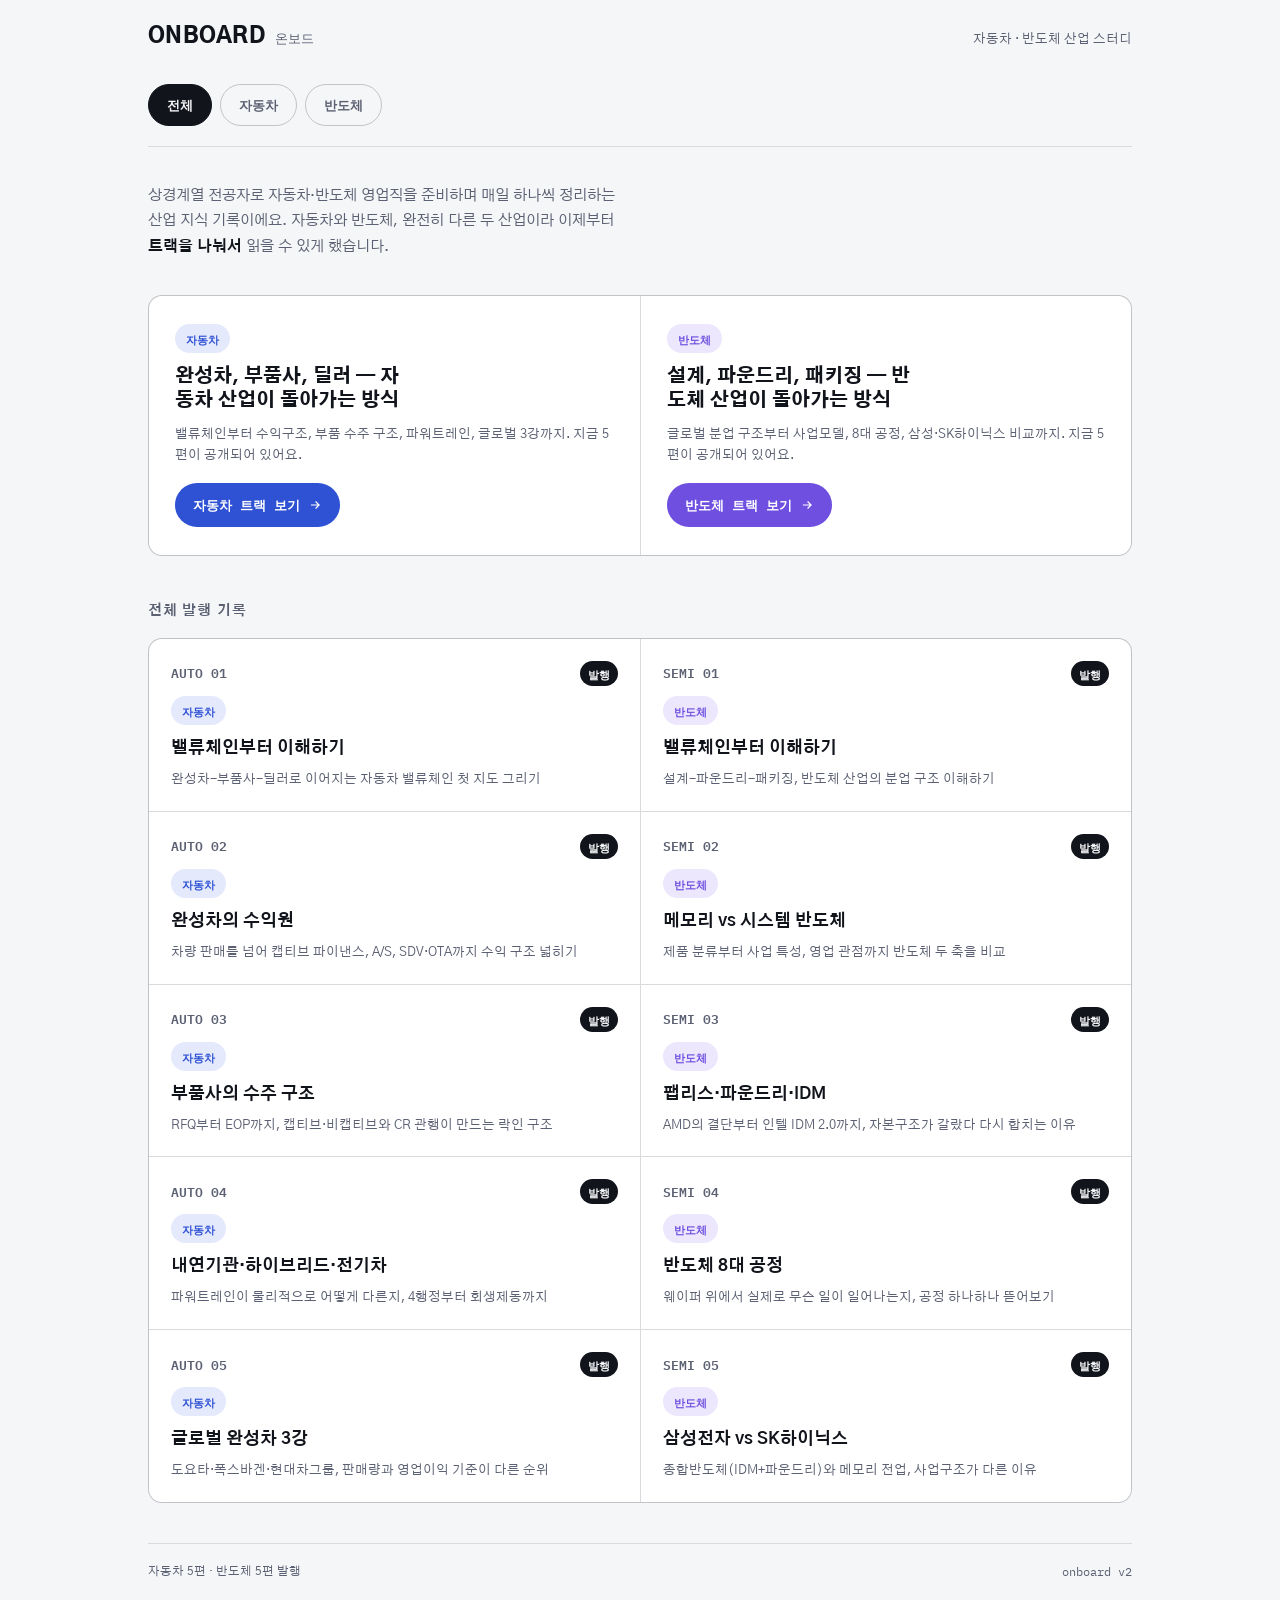
<file: index.html>
<!doctype html>
<html lang="ko">
<head>
<meta charset="utf-8">
<meta name="viewport" content="width=device-width, initial-scale=1">
<title>온보드 — 자동차·반도체 산업 스터디</title>
<meta name="description" content="상경계열 전공자가 자동차·반도체 영업직 취업을 준비하며 매일 하나씩 정리하는 산업 지식 기록. 자동차와 반도체, 두 트랙으로 나눠 읽을 수 있어요.">
<meta property="og:title" content="온보드 — 자동차·반도체 산업 스터디">
<meta property="og:description" content="상경계열 전공자가 자동차·반도체 영업직 취업을 준비하며 매일 하나씩 정리하는 산업 지식 기록.">
<meta property="og:type" content="website">
<meta name="theme-color" content="#0B0D12">
<link rel="stylesheet" href="https://fonts.googleapis.com/css2?family=Gothic+A1:wght@400;500;700;900&family=IBM+Plex+Mono:wght@400;500;600&display=swap">
<link rel="stylesheet" href="./assets/style.css">
</head>
<body>

<div class="wrap">

  <header class="topbar">
    <div class="topbar-row">
      <div class="wordmark"><a href="./index.html">ONBOARD<span class="mono">온보드</span></a></div>
      <div class="tagline">자동차 · 반도체 산업 스터디</div>
    </div>
    <nav class="trackbar" aria-label="트랙 선택">
      <a class="tracklink" href="./index.html" aria-current="page">전체</a>
      <a class="tracklink t-auto" href="./auto/index.html">자동차</a>
      <a class="tracklink t-semi" href="./semi/index.html">반도체</a>
    </nav>
  </header>

  <section style="padding:36px 0 0;">
    <p style="font-size:14.5px;color:var(--muted);line-height:1.75;max-width:60ch;margin:0;">
      상경계열 전공자로 자동차·반도체 영업직을 준비하며 매일 하나씩 정리하는 산업 지식 기록이에요.
      자동차와 반도체, 완전히 다른 두 산업이라 이제부터 <b style="color:var(--paper);">트랙을 나눠서</b> 읽을 수 있게 했습니다.
    </p>
  </section>

  <div class="trackhero-grid">
    <a class="trackhero-card" href="./auto/index.html" style="text-decoration:none;">
      <span class="pill auto">자동차</span>
      <h3>완성차, 부품사, 딜러 — 자동차 산업이 돌아가는 방식</h3>
      <p>밸류체인부터 수익구조, 부품 수주 구조, 파워트레인, 글로벌 3강까지. 지금 5편이 공개되어 있어요.</p>
      <span class="cta">자동차 트랙 보기
        <svg viewBox="0 0 24 24" fill="none" stroke="currentColor" stroke-width="2"><path d="M5 12h14M13 6l6 6-6 6"/></svg>
      </span>
    </a>
    <a class="trackhero-card semi" href="./semi/index.html" style="text-decoration:none;">
      <span class="pill semi">반도체</span>
      <h3>설계, 파운드리, 패키징 — 반도체 산업이 돌아가는 방식</h3>
      <p>글로벌 분업 구조부터 사업모델, 8대 공정, 삼성·SK하이닉스 비교까지. 지금 5편이 공개되어 있어요.</p>
      <span class="cta">반도체 트랙 보기
        <svg viewBox="0 0 24 24" fill="none" stroke="currentColor" stroke-width="2"><path d="M5 12h14M13 6l6 6-6 6"/></svg>
      </span>
    </a>
  </div>

  <section class="archive">
    <h2>전체 발행 기록</h2>
    <div class="grid">
      <a class="card live" href="./auto/day-01.html">
        <div class="card-top"><span class="card-num">AUTO 01</span><span class="status live">발행</span></div>
        <div class="card-tags"><span class="pill auto">자동차</span></div>
        <h3>밸류체인부터 이해하기</h3>
        <p>완성차-부품사-딜러로 이어지는 자동차 밸류체인 첫 지도 그리기</p>
      </a>
      <a class="card live" href="./semi/day-01.html">
        <div class="card-top"><span class="card-num">SEMI 01</span><span class="status live">발행</span></div>
        <div class="card-tags"><span class="pill semi">반도체</span></div>
        <h3>밸류체인부터 이해하기</h3>
        <p>설계-파운드리-패키징, 반도체 산업의 분업 구조 이해하기</p>
      </a>
      <a class="card live" href="./auto/day-02.html">
        <div class="card-top"><span class="card-num">AUTO 02</span><span class="status live">발행</span></div>
        <div class="card-tags"><span class="pill auto">자동차</span></div>
        <h3>완성차의 수익원</h3>
        <p>차량 판매를 넘어 캡티브 파이낸스, A/S, SDV·OTA까지 수익 구조 넓히기</p>
      </a>
      <a class="card live" href="./semi/day-02.html">
        <div class="card-top"><span class="card-num">SEMI 02</span><span class="status live">발행</span></div>
        <div class="card-tags"><span class="pill semi">반도체</span></div>
        <h3>메모리 vs 시스템 반도체</h3>
        <p>제품 분류부터 사업 특성, 영업 관점까지 반도체 두 축을 비교</p>
      </a>
      <a class="card live" href="./auto/day-03.html">
        <div class="card-top"><span class="card-num">AUTO 03</span><span class="status live">발행</span></div>
        <div class="card-tags"><span class="pill auto">자동차</span></div>
        <h3>부품사의 수주 구조</h3>
        <p>RFQ부터 EOP까지, 캡티브·비캡티브와 CR 관행이 만드는 락인 구조</p>
      </a>
      <a class="card live" href="./semi/day-03.html">
        <div class="card-top"><span class="card-num">SEMI 03</span><span class="status live">발행</span></div>
        <div class="card-tags"><span class="pill semi">반도체</span></div>
        <h3>팹리스·파운드리·IDM</h3>
        <p>AMD의 결단부터 인텔 IDM 2.0까지, 자본구조가 갈랐다 다시 합치는 이유</p>
      </a>
      <a class="card live" href="./auto/day-04.html">
        <div class="card-top"><span class="card-num">AUTO 04</span><span class="status live">발행</span></div>
        <div class="card-tags"><span class="pill auto">자동차</span></div>
        <h3>내연기관·하이브리드·전기차</h3>
        <p>파워트레인이 물리적으로 어떻게 다른지, 4행정부터 회생제동까지</p>
      </a>
      <a class="card live" href="./semi/day-04.html">
        <div class="card-top"><span class="card-num">SEMI 04</span><span class="status live">발행</span></div>
        <div class="card-tags"><span class="pill semi">반도체</span></div>
        <h3>반도체 8대 공정</h3>
        <p>웨이퍼 위에서 실제로 무슨 일이 일어나는지, 공정 하나하나 뜯어보기</p>
      </a>
      <a class="card live" href="./auto/day-05.html">
        <div class="card-top"><span class="card-num">AUTO 05</span><span class="status live">발행</span></div>
        <div class="card-tags"><span class="pill auto">자동차</span></div>
        <h3>글로벌 완성차 3강</h3>
        <p>도요타·폭스바겐·현대차그룹, 판매량과 영업이익 기준이 다른 순위</p>
      </a>
      <a class="card live" href="./semi/day-05.html">
        <div class="card-top"><span class="card-num">SEMI 05</span><span class="status live">발행</span></div>
        <div class="card-tags"><span class="pill semi">반도체</span></div>
        <h3>삼성전자 vs SK하이닉스</h3>
        <p>종합반도체(IDM+파운드리)와 메모리 전업, 사업구조가 다른 이유</p>
      </a>
    </div>
  </section>

  <footer>
    <span>자동차 5편 · 반도체 5편 발행</span>
    <span class="mono">onboard v2</span>
  </footer>

</div>

</body>
</html>
</file>
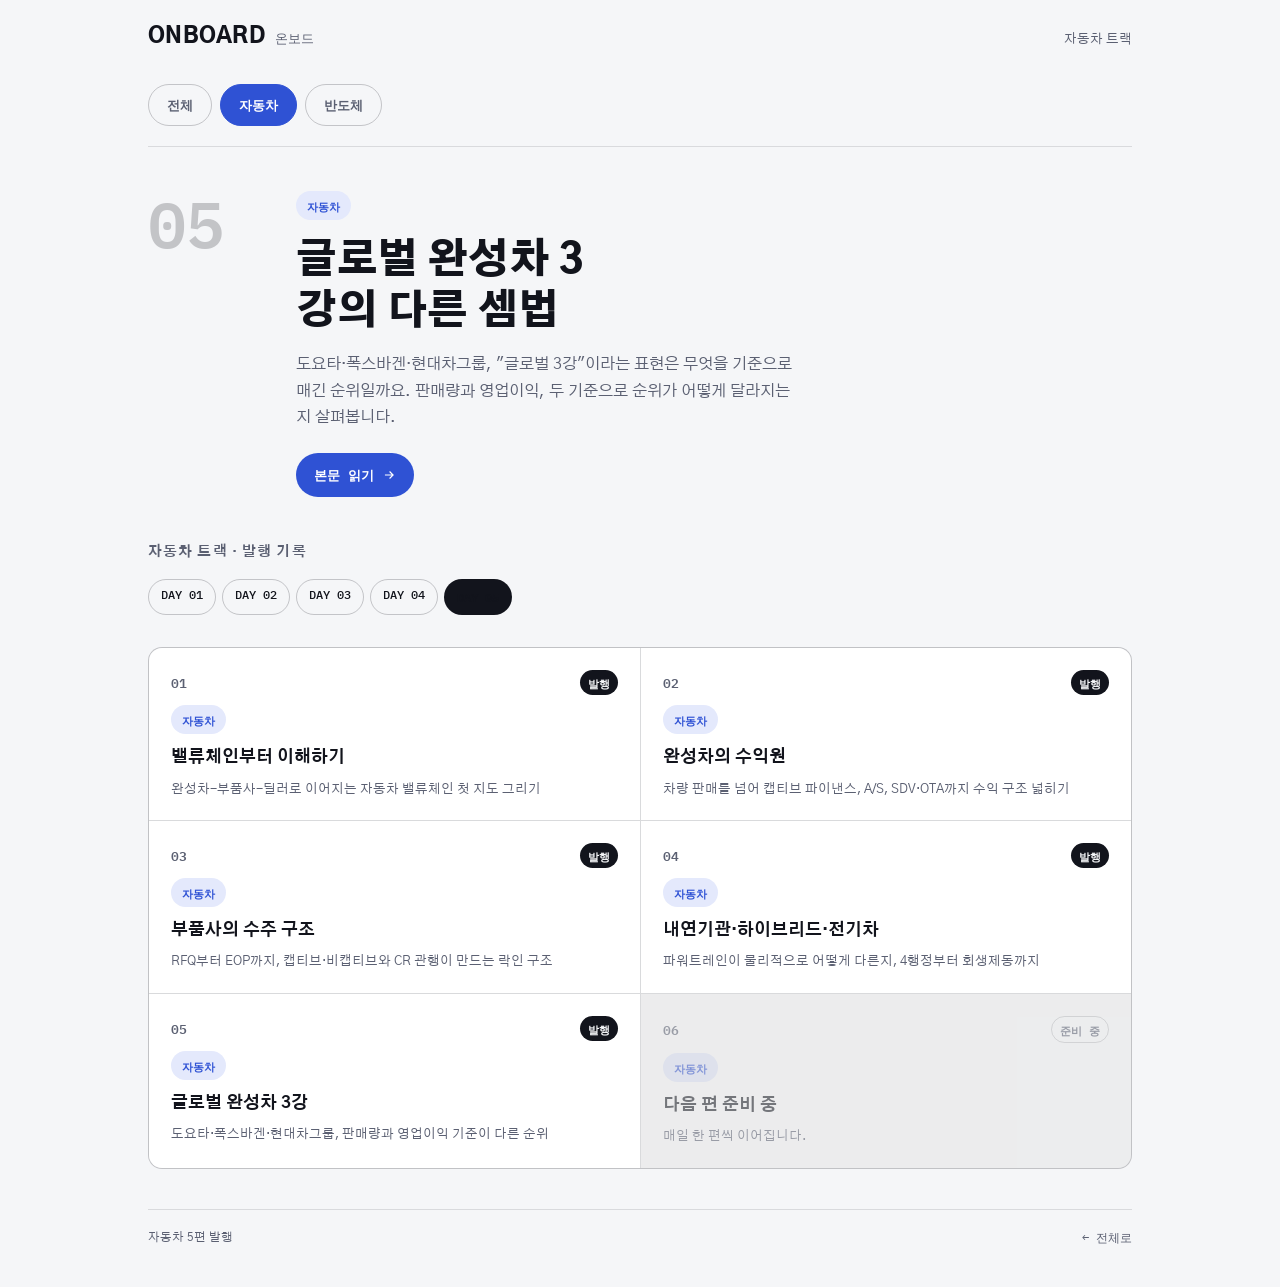
<file: auto/index.html>
<!doctype html>
<html lang="ko">
<head>
<meta charset="utf-8">
<meta name="viewport" content="width=device-width, initial-scale=1">
<title>자동차 — 온보드</title>
<meta name="description" content="완성차, 부품사, 딜러 — 자동차 산업이 돌아가는 방식을 매일 하나씩 정리합니다.">
<meta property="og:title" content="자동차 — 온보드">
<meta property="og:description" content="완성차, 부품사, 딜러 — 자동차 산업이 돌아가는 방식을 매일 하나씩 정리합니다.">
<meta property="og:type" content="website">
<meta name="theme-color" content="#0B0D12">
<link rel="stylesheet" href="https://fonts.googleapis.com/css2?family=Gothic+A1:wght@400;500;700;900&family=IBM+Plex+Mono:wght@400;500;600&display=swap">
<link rel="stylesheet" href="../assets/style.css">
</head>
<body data-track="auto">

<div class="wrap">

  <header class="topbar">
    <div class="topbar-row">
      <div class="wordmark"><a href="../index.html">ONBOARD<span class="mono">온보드</span></a></div>
      <div class="tagline">자동차 트랙</div>
    </div>
    <nav class="trackbar" aria-label="트랙 선택">
      <a class="tracklink" href="../index.html">전체</a>
      <a class="tracklink t-auto" href="./index.html" aria-current="page">자동차</a>
      <a class="tracklink t-semi" href="../semi/index.html">반도체</a>
    </nav>
  </header>

  <section class="hero">
    <div class="hero-num">05</div>
    <div>
      <div class="pill-row"><span class="pill auto">자동차</span></div>
      <h1>글로벌 완성차 3강의 다른 셈법</h1>
      <p class="hook">도요타·폭스바겐·현대차그룹, "글로벌 3강"이라는 표현은 무엇을 기준으로 매긴 순위일까요. 판매량과 영업이익, 두 기준으로 순위가 어떻게 달라지는지 살펴봅니다.</p>
      <a class="cta" href="./day-05.html" style="background:var(--blue);color:#fff;">본문 읽기
        <svg viewBox="0 0 24 24" fill="none" stroke="currentColor" stroke-width="2"><path d="M5 12h14M13 6l6 6-6 6"/></svg>
      </a>
    </div>
  </section>

  <section class="archive" style="margin-top:40px;">
    <h2>자동차 트랙 · 발행 기록</h2>
    <div class="daytabs" style="margin-bottom:18px;">
      <a class="daytab done" href="./day-01.html">DAY 01</a>
      <a class="daytab done" href="./day-02.html">DAY 02</a>
      <a class="daytab done" href="./day-03.html">DAY 03</a>
      <a class="daytab done" href="./day-04.html">DAY 04</a>
      <a class="daytab done active" href="./day-05.html">DAY 05</a>
    </div>
    <div class="grid">
      <a class="card live" href="./day-01.html">
        <div class="card-top"><span class="card-num">01</span><span class="status live">발행</span></div>
        <div class="card-tags"><span class="pill auto">자동차</span></div>
        <h3>밸류체인부터 이해하기</h3>
        <p>완성차-부품사-딜러로 이어지는 자동차 밸류체인 첫 지도 그리기</p>
      </a>
      <a class="card live" href="./day-02.html">
        <div class="card-top"><span class="card-num">02</span><span class="status live">발행</span></div>
        <div class="card-tags"><span class="pill auto">자동차</span></div>
        <h3>완성차의 수익원</h3>
        <p>차량 판매를 넘어 캡티브 파이낸스, A/S, SDV·OTA까지 수익 구조 넓히기</p>
      </a>
      <a class="card live" href="./day-03.html">
        <div class="card-top"><span class="card-num">03</span><span class="status live">발행</span></div>
        <div class="card-tags"><span class="pill auto">자동차</span></div>
        <h3>부품사의 수주 구조</h3>
        <p>RFQ부터 EOP까지, 캡티브·비캡티브와 CR 관행이 만드는 락인 구조</p>
      </a>
      <a class="card live" href="./day-04.html">
        <div class="card-top"><span class="card-num">04</span><span class="status live">발행</span></div>
        <div class="card-tags"><span class="pill auto">자동차</span></div>
        <h3>내연기관·하이브리드·전기차</h3>
        <p>파워트레인이 물리적으로 어떻게 다른지, 4행정부터 회생제동까지</p>
      </a>
      <a class="card live" href="./day-05.html">
        <div class="card-top"><span class="card-num">05</span><span class="status live">발행</span></div>
        <div class="card-tags"><span class="pill auto">자동차</span></div>
        <h3>글로벌 완성차 3강</h3>
        <p>도요타·폭스바겐·현대차그룹, 판매량과 영업이익 기준이 다른 순위</p>
      </a>
      <div class="card soon">
        <div class="card-top"><span class="card-num">06</span><span class="status draft">준비 중</span></div>
        <div class="card-tags"><span class="pill auto">자동차</span></div>
        <h3>다음 편 준비 중</h3>
        <p>매일 한 편씩 이어집니다.</p>
      </div>
    </div>
  </section>

  <footer>
    <span>자동차 5편 발행</span>
    <a href="../index.html" class="mono">← 전체로</a>
  </footer>

</div>
</body>
</html>
</file>
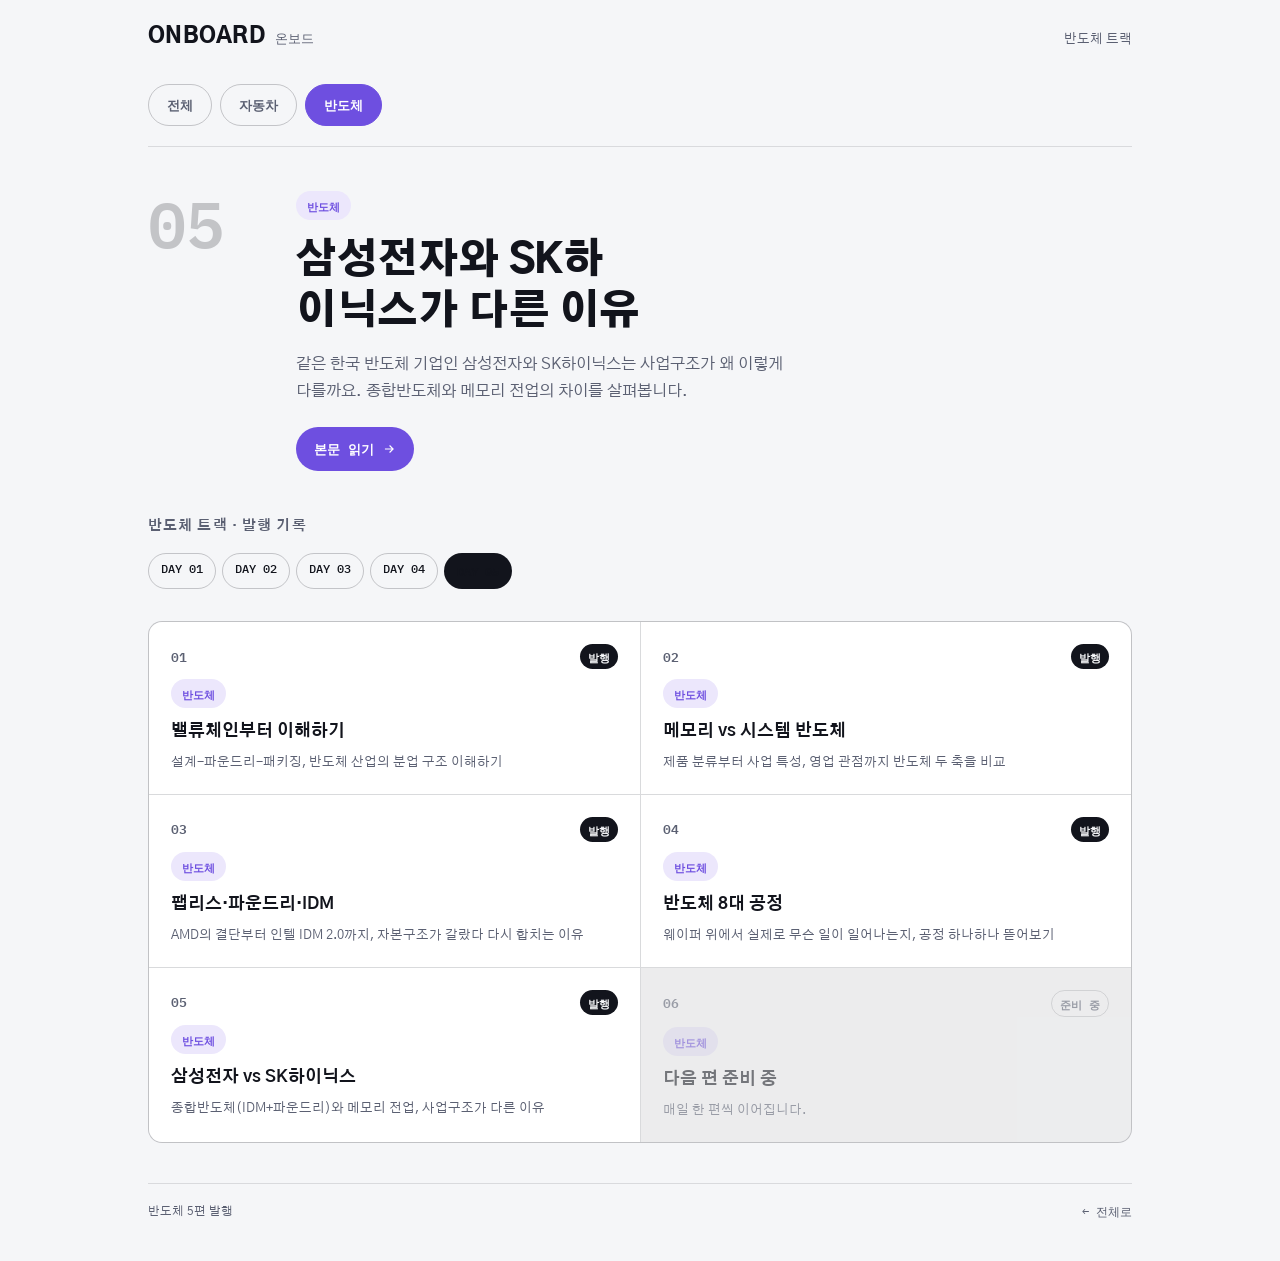
<file: semi/index.html>
<!doctype html>
<html lang="ko">
<head>
<meta charset="utf-8">
<meta name="viewport" content="width=device-width, initial-scale=1">
<title>반도체 — 온보드</title>
<meta name="description" content="설계, 파운드리, 패키징 — 반도체 산업이 돌아가는 방식을 매일 하나씩 정리합니다.">
<meta property="og:title" content="반도체 — 온보드">
<meta property="og:description" content="설계, 파운드리, 패키징 — 반도체 산업이 돌아가는 방식을 매일 하나씩 정리합니다.">
<meta property="og:type" content="website">
<meta name="theme-color" content="#0B0D12">
<link rel="stylesheet" href="https://fonts.googleapis.com/css2?family=Gothic+A1:wght@400;500;700;900&family=IBM+Plex+Mono:wght@400;500;600&display=swap">
<link rel="stylesheet" href="../assets/style.css">
</head>
<body data-track="semi">

<div class="wrap">

  <header class="topbar">
    <div class="topbar-row">
      <div class="wordmark"><a href="../index.html">ONBOARD<span class="mono">온보드</span></a></div>
      <div class="tagline">반도체 트랙</div>
    </div>
    <nav class="trackbar" aria-label="트랙 선택">
      <a class="tracklink" href="../index.html">전체</a>
      <a class="tracklink t-auto" href="../auto/index.html">자동차</a>
      <a class="tracklink t-semi" href="./index.html" aria-current="page">반도체</a>
    </nav>
  </header>

  <section class="hero">
    <div class="hero-num">05</div>
    <div>
      <div class="pill-row"><span class="pill semi">반도체</span></div>
      <h1>삼성전자와 SK하이닉스가 다른 이유</h1>
      <p class="hook">같은 한국 반도체 기업인 삼성전자와 SK하이닉스는 사업구조가 왜 이렇게 다를까요. 종합반도체와 메모리 전업의 차이를 살펴봅니다.</p>
      <a class="cta" href="./day-05.html" style="background:var(--violet);color:#fff;">본문 읽기
        <svg viewBox="0 0 24 24" fill="none" stroke="currentColor" stroke-width="2"><path d="M5 12h14M13 6l6 6-6 6"/></svg>
      </a>
    </div>
  </section>

  <section class="archive" style="margin-top:40px;">
    <h2>반도체 트랙 · 발행 기록</h2>
    <div class="daytabs" style="margin-bottom:18px;">
      <a class="daytab done" href="./day-01.html">DAY 01</a>
      <a class="daytab done" href="./day-02.html">DAY 02</a>
      <a class="daytab done" href="./day-03.html">DAY 03</a>
      <a class="daytab done" href="./day-04.html">DAY 04</a>
      <a class="daytab done active" href="./day-05.html">DAY 05</a>
    </div>
    <div class="grid">
      <a class="card live" href="./day-01.html">
        <div class="card-top"><span class="card-num">01</span><span class="status live">발행</span></div>
        <div class="card-tags"><span class="pill semi">반도체</span></div>
        <h3>밸류체인부터 이해하기</h3>
        <p>설계-파운드리-패키징, 반도체 산업의 분업 구조 이해하기</p>
      </a>
      <a class="card live" href="./day-02.html">
        <div class="card-top"><span class="card-num">02</span><span class="status live">발행</span></div>
        <div class="card-tags"><span class="pill semi">반도체</span></div>
        <h3>메모리 vs 시스템 반도체</h3>
        <p>제품 분류부터 사업 특성, 영업 관점까지 반도체 두 축을 비교</p>
      </a>
      <a class="card live" href="./day-03.html">
        <div class="card-top"><span class="card-num">03</span><span class="status live">발행</span></div>
        <div class="card-tags"><span class="pill semi">반도체</span></div>
        <h3>팹리스·파운드리·IDM</h3>
        <p>AMD의 결단부터 인텔 IDM 2.0까지, 자본구조가 갈랐다 다시 합치는 이유</p>
      </a>
      <a class="card live" href="./day-04.html">
        <div class="card-top"><span class="card-num">04</span><span class="status live">발행</span></div>
        <div class="card-tags"><span class="pill semi">반도체</span></div>
        <h3>반도체 8대 공정</h3>
        <p>웨이퍼 위에서 실제로 무슨 일이 일어나는지, 공정 하나하나 뜯어보기</p>
      </a>
      <a class="card live" href="./day-05.html">
        <div class="card-top"><span class="card-num">05</span><span class="status live">발행</span></div>
        <div class="card-tags"><span class="pill semi">반도체</span></div>
        <h3>삼성전자 vs SK하이닉스</h3>
        <p>종합반도체(IDM+파운드리)와 메모리 전업, 사업구조가 다른 이유</p>
      </a>
      <div class="card soon">
        <div class="card-top"><span class="card-num">06</span><span class="status draft">준비 중</span></div>
        <div class="card-tags"><span class="pill semi">반도체</span></div>
        <h3>다음 편 준비 중</h3>
        <p>매일 한 편씩 이어집니다.</p>
      </div>
    </div>
  </section>

  <footer>
    <span>반도체 5편 발행</span>
    <a href="../index.html" class="mono">← 전체로</a>
  </footer>

</div>
</body>
</html>
</file>
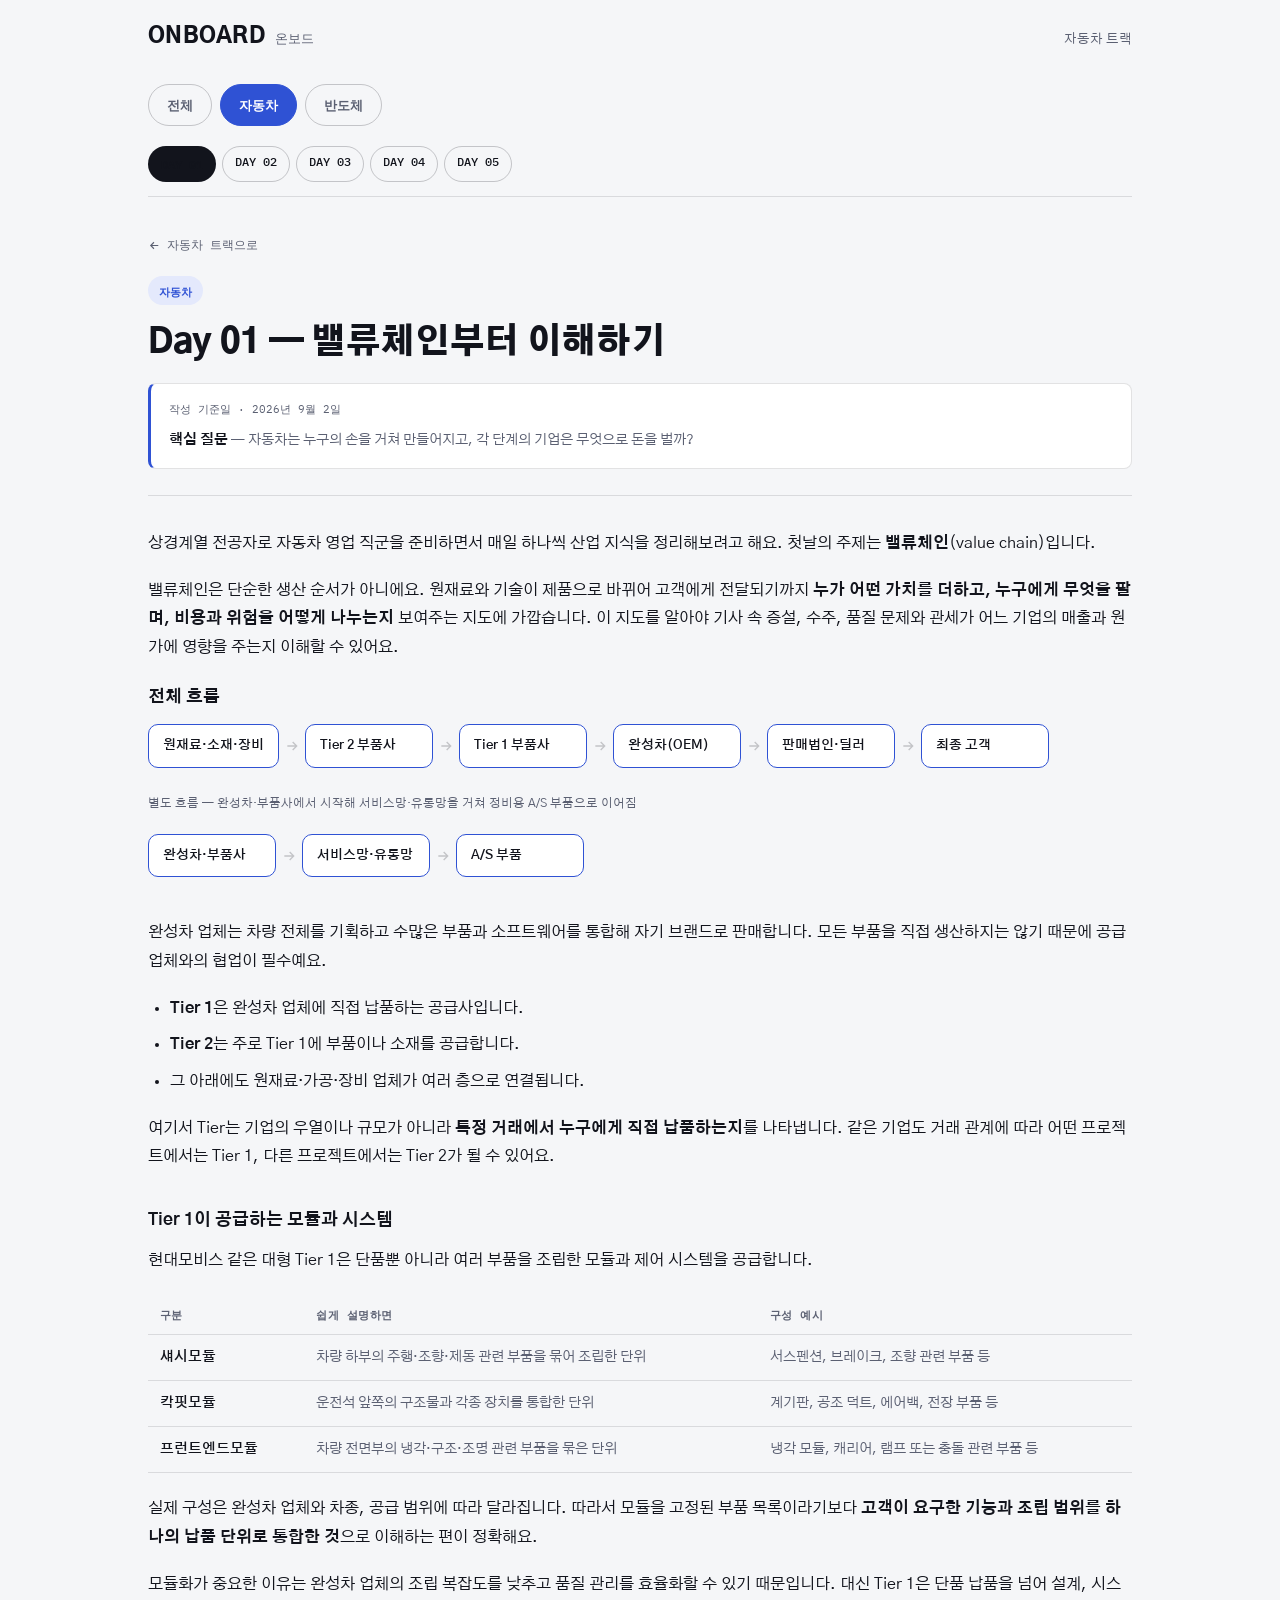
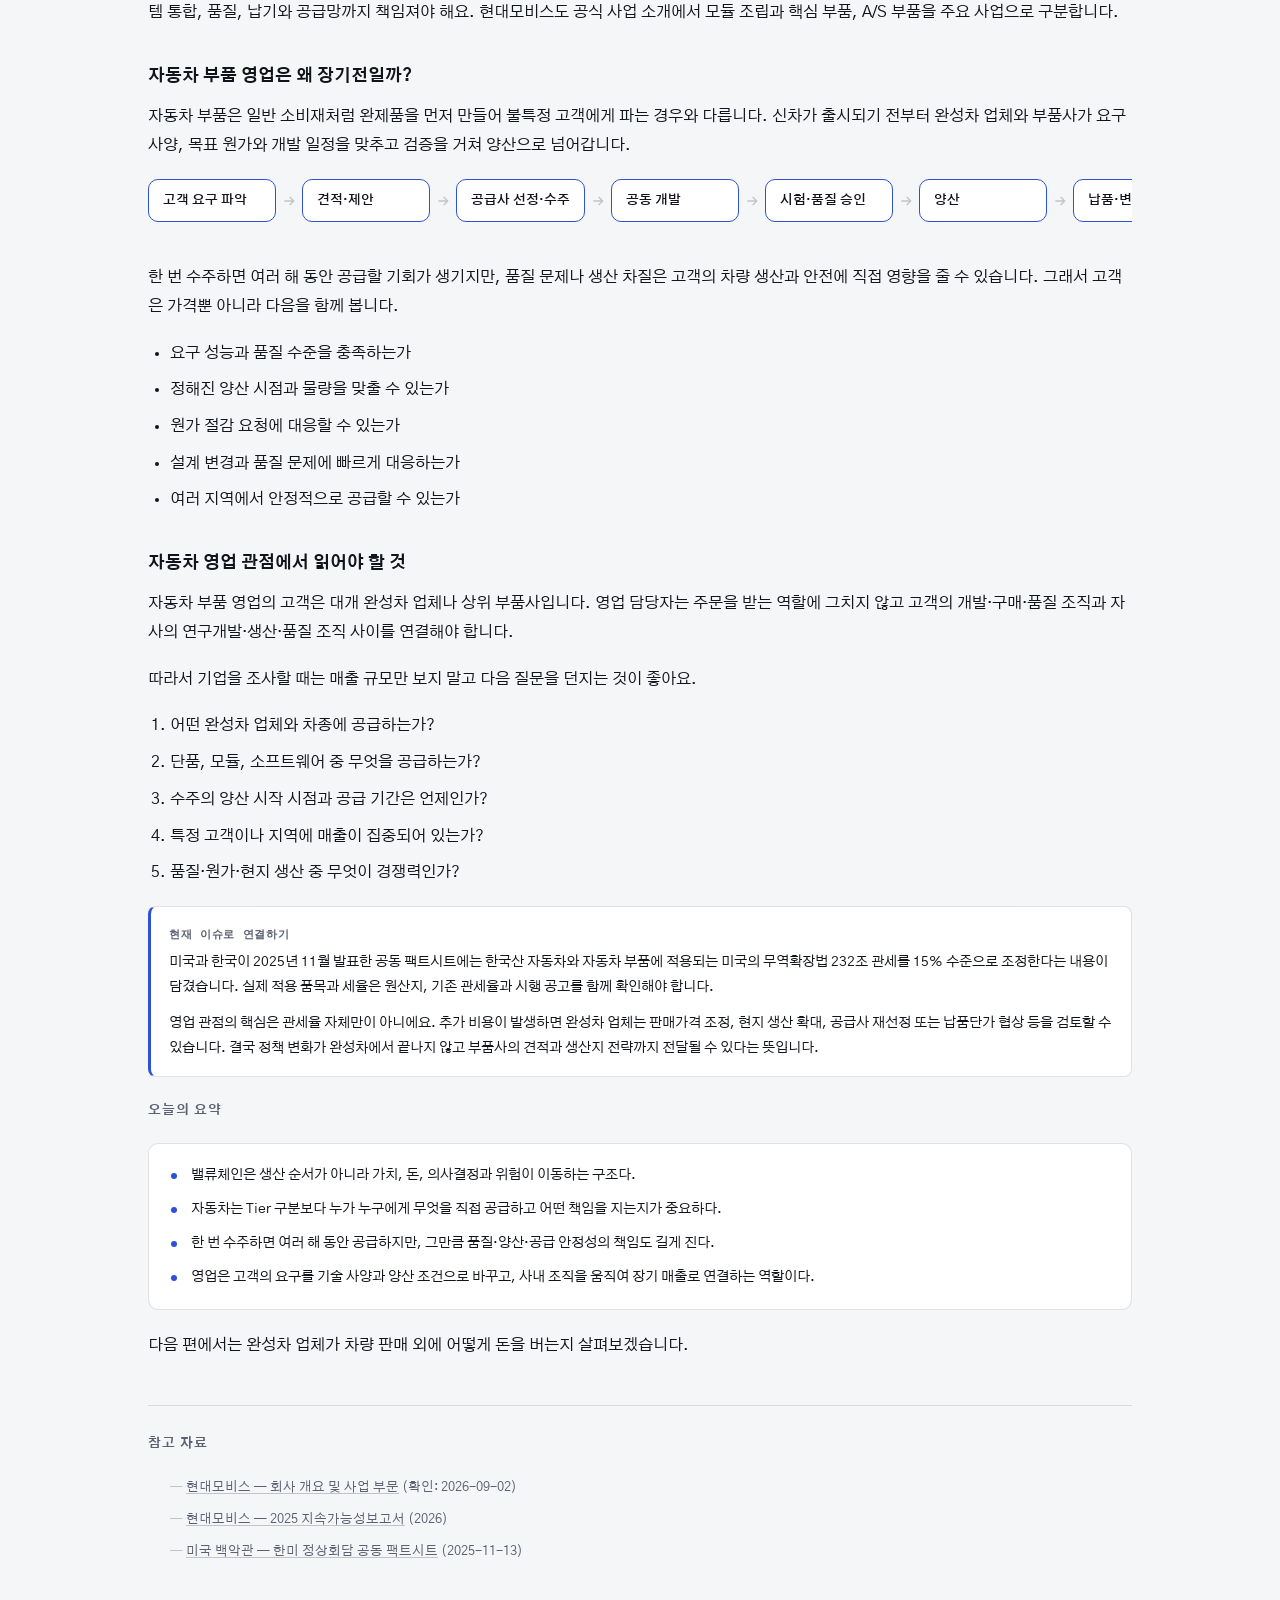
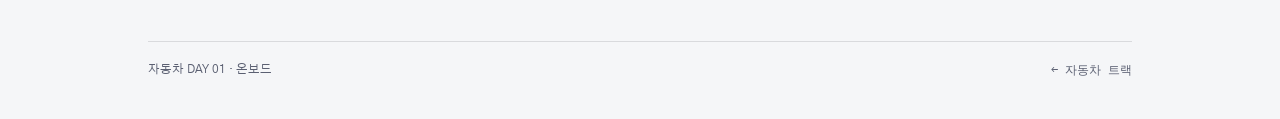
<file: auto/day-01.html>
<!doctype html>
<html lang="ko">
<head>
<meta charset="utf-8">
<meta name="viewport" content="width=device-width, initial-scale=1">
<title>Day 01 — 자동차 밸류체인부터 이해하기 · 온보드</title>
<meta name="description" content="자동차는 누구의 손을 거쳐 만들어지고, 각 단계의 기업은 무엇으로 돈을 벌까요. 완성차-부품사-딜러로 이어지는 자동차 산업의 지도를 처음 그려봅니다.">
<meta property="og:title" content="Day 01 — 자동차 밸류체인부터 이해하기 · 온보드">
<meta property="og:description" content="완성차-부품사-딜러로 이어지는 자동차 산업의 지도를 처음 그려봅니다.">
<meta property="og:type" content="article">
<meta name="theme-color" content="#0B0D12">
<link rel="stylesheet" href="https://fonts.googleapis.com/css2?family=Gothic+A1:wght@400;500;700;900&family=IBM+Plex+Mono:wght@400;500;600&display=swap">
<link rel="stylesheet" href="../assets/style.css">
</head>
<body data-track="auto">

<div class="wrap">
  <header class="topbar">
    <div class="topbar-row">
      <div class="wordmark"><a href="../index.html">ONBOARD<span class="mono">온보드</span></a></div>
      <div class="tagline">자동차 트랙</div>
    </div>
    <nav class="trackbar" aria-label="트랙 선택">
      <a class="tracklink" href="../index.html">전체</a>
      <a class="tracklink t-auto" href="./index.html" aria-current="page">자동차</a>
      <a class="tracklink t-semi" href="../semi/index.html">반도체</a>
    </nav>
    <div class="daytabs">
      <a class="daytab done active" href="./day-01.html">DAY 01</a>
      <a class="daytab done" href="./day-02.html">DAY 02</a>
      <a class="daytab done" href="./day-03.html">DAY 03</a>
      <a class="daytab done" href="./day-04.html">DAY 04</a>
      <a class="daytab done" href="./day-05.html">DAY 05</a>
    </div>
  </header>
</div>

<div class="wrap-article">

  <div class="article-head">
    <a class="backlink" href="./index.html">
      <svg viewBox="0 0 24 24" fill="none" stroke="currentColor" stroke-width="2"><path d="M19 12H5M11 6l-6 6 6 6"/></svg>
      자동차 트랙으로
    </a>
    <div class="pill-row"><span class="pill auto">자동차</span></div>
    <h1>Day 01 — 밸류체인부터 이해하기</h1>
    <div class="summary-block">
      <div class="meta">작성 기준일 · 2026년 9월 2일</div>
      <b>핵심 질문</b> — 자동차는 누구의 손을 거쳐 만들어지고, 각 단계의 기업은 무엇으로 돈을 벌까?
    </div>
  </div>

  <article class="article-body">
    <p>상경계열 전공자로 자동차 영업 직군을 준비하면서 매일 하나씩 산업 지식을 정리해보려고 해요. 첫날의 주제는 <b>밸류체인</b>(value chain)입니다.</p>
    <p>밸류체인은 단순한 생산 순서가 아니에요. 원재료와 기술이 제품으로 바뀌어 고객에게 전달되기까지 <b>누가 어떤 가치를 더하고, 누구에게 무엇을 팔며, 비용과 위험을 어떻게 나누는지</b> 보여주는 지도에 가깝습니다. 이 지도를 알아야 기사 속 증설, 수주, 품질 문제와 관세가 어느 기업의 매출과 원가에 영향을 주는지 이해할 수 있어요.</p>

    <h3>전체 흐름</h3>
    <div class="flow" id="flowAuto"></div>
    <p class="vizcap">별도 흐름 — 완성차·부품사에서 시작해 서비스망·유통망을 거쳐 정비용 A/S 부품으로 이어짐</p>
    <div class="flow" id="flowAS"></div>

    <p style="margin-top:22px;">완성차 업체는 차량 전체를 기획하고 수많은 부품과 소프트웨어를 통합해 자기 브랜드로 판매합니다. 모든 부품을 직접 생산하지는 않기 때문에 공급업체와의 협업이 필수예요.</p>
    <ul>
      <li><b>Tier 1</b>은 완성차 업체에 직접 납품하는 공급사입니다.</li>
      <li><b>Tier 2</b>는 주로 Tier 1에 부품이나 소재를 공급합니다.</li>
      <li>그 아래에도 원재료·가공·장비 업체가 여러 층으로 연결됩니다.</li>
    </ul>
    <p>여기서 Tier는 기업의 우열이나 규모가 아니라 <b>특정 거래에서 누구에게 직접 납품하는지</b>를 나타냅니다. 같은 기업도 거래 관계에 따라 어떤 프로젝트에서는 Tier 1, 다른 프로젝트에서는 Tier 2가 될 수 있어요.</p>

    <h3>Tier 1이 공급하는 모듈과 시스템</h3>
    <p>현대모비스 같은 대형 Tier 1은 단품뿐 아니라 여러 부품을 조립한 모듈과 제어 시스템을 공급합니다.</p>
    <div class="table-scroll">
      <table class="data-table">
        <thead><tr><th>구분</th><th>쉽게 설명하면</th><th>구성 예시</th></tr></thead>
        <tbody>
          <tr><td>섀시모듈</td><td>차량 하부의 주행·조향·제동 관련 부품을 묶어 조립한 단위</td><td>서스펜션, 브레이크, 조향 관련 부품 등</td></tr>
          <tr><td>칵핏모듈</td><td>운전석 앞쪽의 구조물과 각종 장치를 통합한 단위</td><td>계기판, 공조 덕트, 에어백, 전장 부품 등</td></tr>
          <tr><td>프런트엔드모듈</td><td>차량 전면부의 냉각·구조·조명 관련 부품을 묶은 단위</td><td>냉각 모듈, 캐리어, 램프 또는 충돌 관련 부품 등</td></tr>
        </tbody>
      </table>
    </div>
    <p>실제 구성은 완성차 업체와 차종, 공급 범위에 따라 달라집니다. 따라서 모듈을 고정된 부품 목록이라기보다 <b>고객이 요구한 기능과 조립 범위를 하나의 납품 단위로 통합한 것</b>으로 이해하는 편이 정확해요.</p>
    <p>모듈화가 중요한 이유는 완성차 업체의 조립 복잡도를 낮추고 품질 관리를 효율화할 수 있기 때문입니다. 대신 Tier 1은 단품 납품을 넘어 설계, 시스템 통합, 품질, 납기와 공급망까지 책임져야 해요. 현대모비스도 공식 사업 소개에서 모듈 조립과 핵심 부품, A/S 부품을 주요 사업으로 구분합니다.</p>

    <h3>자동차 부품 영업은 왜 장기전일까?</h3>
    <p>자동차 부품은 일반 소비재처럼 완제품을 먼저 만들어 불특정 고객에게 파는 경우와 다릅니다. 신차가 출시되기 전부터 완성차 업체와 부품사가 요구 사양, 목표 원가와 개발 일정을 맞추고 검증을 거쳐 양산으로 넘어갑니다.</p>
    <div class="flow" id="flowProcAuto"></div>
    <p style="margin-top:22px;">한 번 수주하면 여러 해 동안 공급할 기회가 생기지만, 품질 문제나 생산 차질은 고객의 차량 생산과 안전에 직접 영향을 줄 수 있습니다. 그래서 고객은 가격뿐 아니라 다음을 함께 봅니다.</p>
    <ul>
      <li>요구 성능과 품질 수준을 충족하는가</li>
      <li>정해진 양산 시점과 물량을 맞출 수 있는가</li>
      <li>원가 절감 요청에 대응할 수 있는가</li>
      <li>설계 변경과 품질 문제에 빠르게 대응하는가</li>
      <li>여러 지역에서 안정적으로 공급할 수 있는가</li>
    </ul>

    <h3>자동차 영업 관점에서 읽어야 할 것</h3>
    <p>자동차 부품 영업의 고객은 대개 완성차 업체나 상위 부품사입니다. 영업 담당자는 주문을 받는 역할에 그치지 않고 고객의 개발·구매·품질 조직과 자사의 연구개발·생산·품질 조직 사이를 연결해야 합니다.</p>
    <p>따라서 기업을 조사할 때는 매출 규모만 보지 말고 다음 질문을 던지는 것이 좋아요.</p>
    <ol>
      <li>어떤 완성차 업체와 차종에 공급하는가?</li>
      <li>단품, 모듈, 소프트웨어 중 무엇을 공급하는가?</li>
      <li>수주의 양산 시작 시점과 공급 기간은 언제인가?</li>
      <li>특정 고객이나 지역에 매출이 집중되어 있는가?</li>
      <li>품질·원가·현지 생산 중 무엇이 경쟁력인가?</li>
    </ol>

    <div class="callout">
      <span class="cap">현재 이슈로 연결하기</span>
      <p style="margin:0 0 12px;">미국과 한국이 2025년 11월 발표한 공동 팩트시트에는 한국산 자동차와 자동차 부품에 적용되는 미국의 무역확장법 232조 관세를 15% 수준으로 조정한다는 내용이 담겼습니다. 실제 적용 품목과 세율은 원산지, 기존 관세율과 시행 공고를 함께 확인해야 합니다.</p>
      <p style="margin:0;">영업 관점의 핵심은 관세율 자체만이 아니에요. 추가 비용이 발생하면 완성차 업체는 판매가격 조정, 현지 생산 확대, 공급사 재선정 또는 납품단가 협상 등을 검토할 수 있습니다. 결국 정책 변화가 완성차에서 끝나지 않고 부품사의 견적과 생산지 전략까지 전달될 수 있다는 뜻입니다.</p>
    </div>

    <h2>오늘의 요약</h2>
    <div class="summary-card">
      <ul>
        <li>밸류체인은 생산 순서가 아니라 가치, 돈, 의사결정과 위험이 이동하는 구조다.</li>
        <li>자동차는 Tier 구분보다 누가 누구에게 무엇을 직접 공급하고 어떤 책임을 지는지가 중요하다.</li>
        <li>한 번 수주하면 여러 해 동안 공급하지만, 그만큼 품질·양산·공급 안정성의 책임도 길게 진다.</li>
        <li>영업은 고객의 요구를 기술 사양과 양산 조건으로 바꾸고, 사내 조직을 움직여 장기 매출로 연결하는 역할이다.</li>
      </ul>
    </div>
    <p style="margin-top:22px;">다음 편에서는 완성차 업체가 차량 판매 외에 어떻게 돈을 버는지 살펴보겠습니다.</p>

    <h2>참고 자료</h2>
    <ul class="refs">
      <li><a href="https://www.mobis.com/kr/aboutus/aboutus.do">현대모비스 — 회사 개요 및 사업 부문</a> (확인: 2026-09-02)</li>
      <li><a href="https://www.mobis.com/en/sustain/sustain.do">현대모비스 — 2025 지속가능성보고서</a> (2026)</li>
      <li><a href="https://www.whitehouse.gov/fact-sheets/2025/11/joint-fact-sheet-on-president-donald-j-trumps-meeting-with-president-lee-jae-myung/">미국 백악관 — 한미 정상회담 공동 팩트시트</a> (2025-11-13)</li>
    </ul>
  </article>
</div>

<div class="wrap">
  <footer>
    <span>자동차 DAY 01 · 온보드</span>
    <a href="./index.html" class="mono">← 자동차 트랙</a>
  </footer>
</div>

<script src="../assets/site.js"></script>
<script>
  ONBOARD_buildFlow(document.getElementById('flowAuto'), [
    {label:'원재료·소재·장비', tip:'철강, 화학소재, 생산장비 등 자동차 부품의 재료·설비를 공급하는 최상단 단계'},
    {label:'Tier 2 부품사', tip:'주로 Tier 1에 개별 부품·소재를 공급'},
    {label:'Tier 1 부품사', tip:'완성차에 직접 납품. 현대모비스처럼 섀시·칵핏 등 모듈 단위로 공급하기도 함'},
    {label:'완성차(OEM)', tip:'차량 설계·통합·조립과 브랜드·품질을 책임지는 최종 조립 주체'},
    {label:'판매법인·딜러', tip:'차량을 최종 고객에게 유통하는 판매 채널'},
    {label:'최종 고객', tip:'개인·법인·렌터카 등 실제 차량 구매자'}
  ], 'auto');

  ONBOARD_buildFlow(document.getElementById('flowAS'), [
    {label:'완성차·부품사', tip:'차량 판매 이후에도 정비 부품을 공급하는 주체'},
    {label:'서비스망·유통망', tip:'딜러·서비스센터를 통한 정비·부품 유통 경로'},
    {label:'A/S 부품', tip:'정비용으로 소비되는 부품 — 완성차 매출과 별도로 잡히는 반복 수요'}
  ], 'auto');

  ONBOARD_buildFlow(document.getElementById('flowProcAuto'), [
    {label:'고객 요구 파악', tip:'완성차 업체가 요구 사양·목표 원가·개발 일정을 제시'},
    {label:'견적·제안', tip:'부품사가 사양을 검토해 가격과 개발 조건을 제안'},
    {label:'공급사 선정·수주', tip:'완성차 업체가 최종 공급사를 확정'},
    {label:'공동 개발', tip:'완성차와 부품사가 함께 설계를 구체화'},
    {label:'시험·품질 승인', tip:'양산 전 품질·성능 검증을 통과해야 함'},
    {label:'양산', tip:'승인된 사양대로 대량 생산 시작'},
    {label:'납품·변경관리', tip:'지속적인 납품과 설계 변경 대응'},
    {label:'A/S', tip:'판매 이후 정비용 부품 공급으로 이어짐'}
  ], 'auto');
</script>
</body>
</html>
</file>
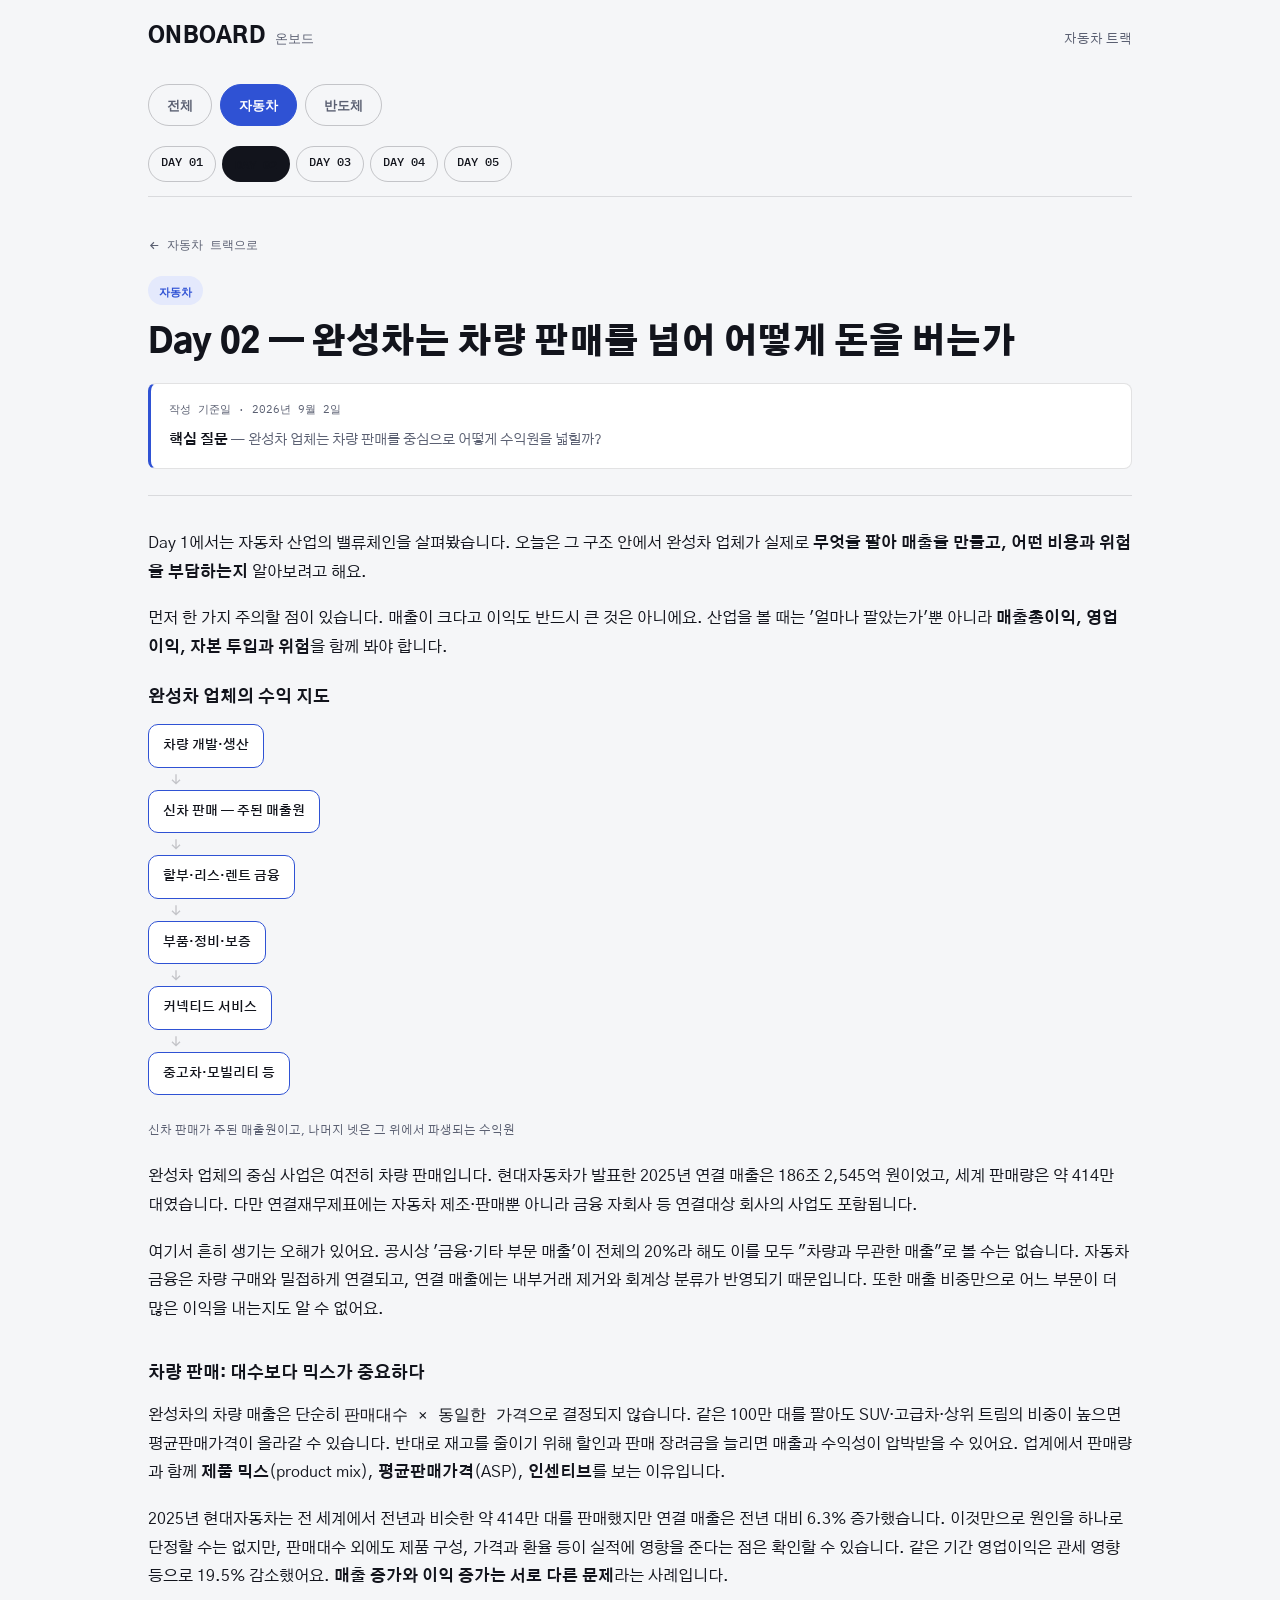
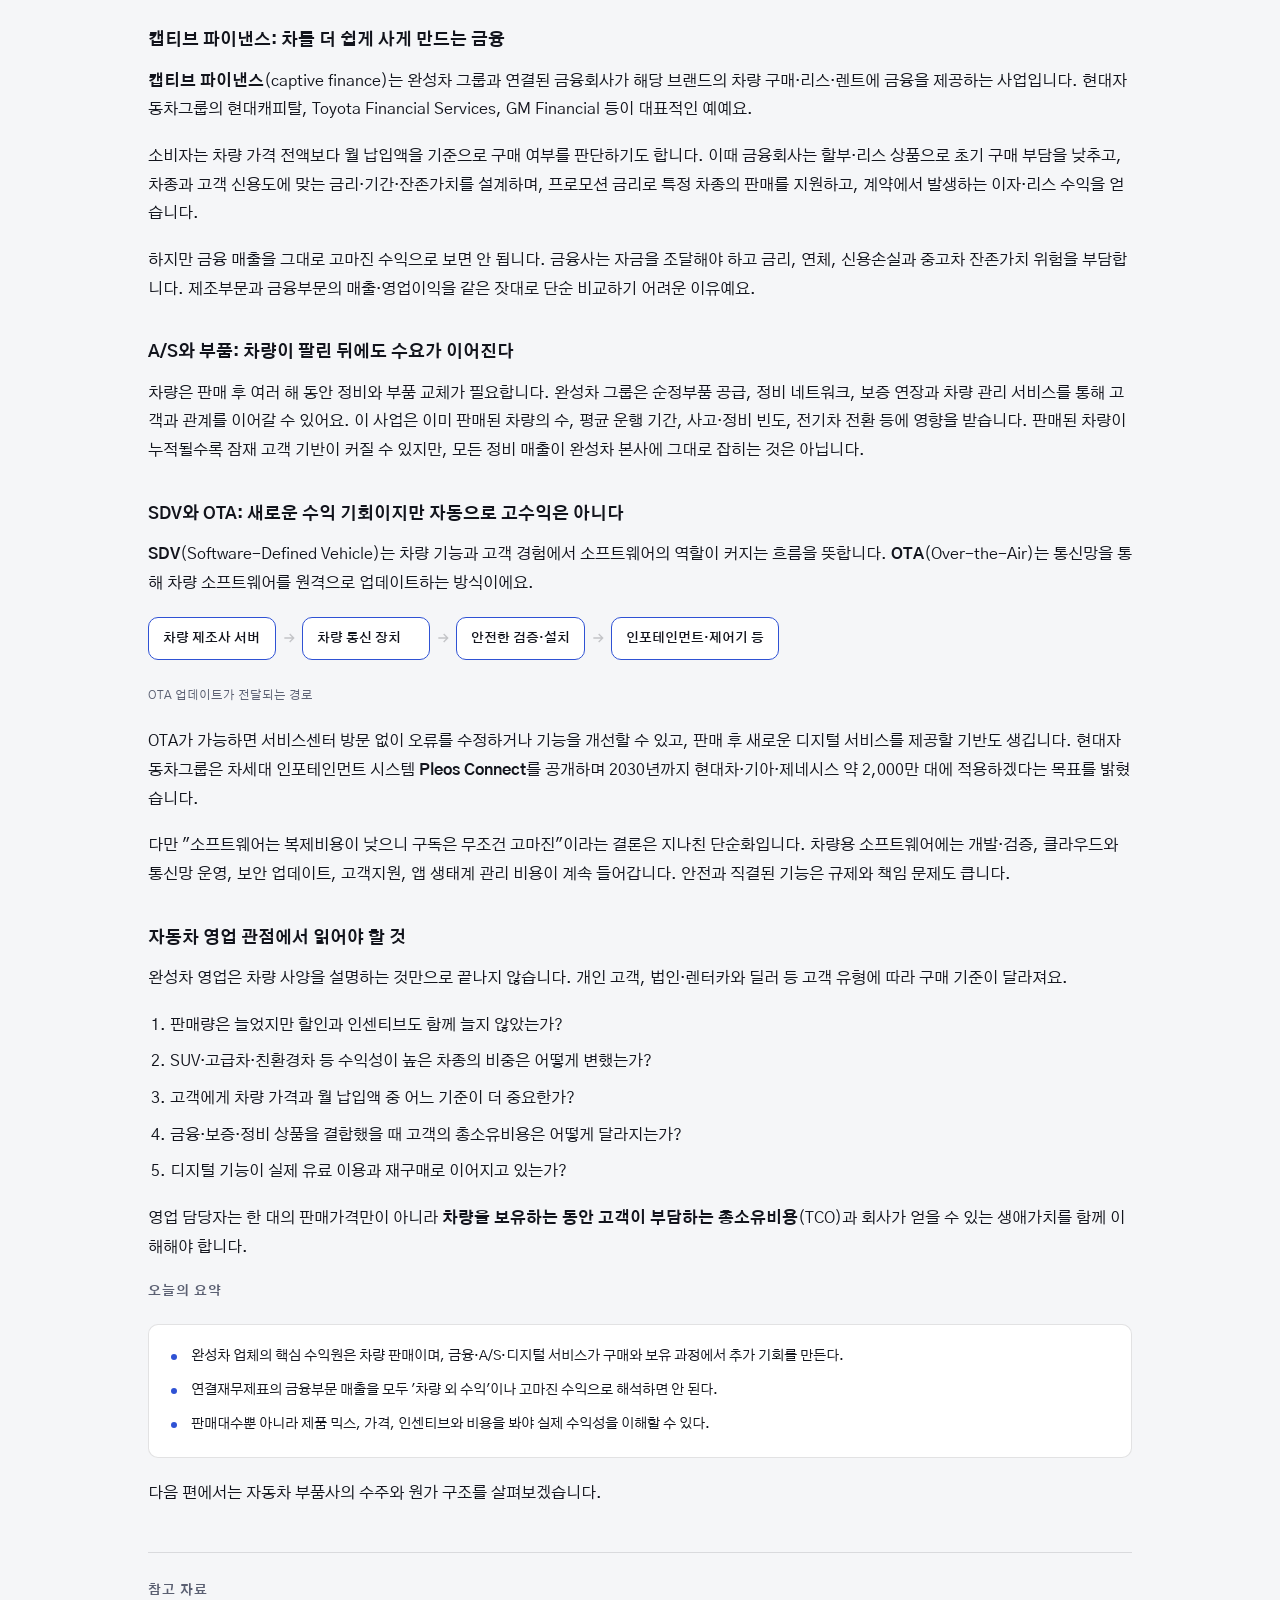
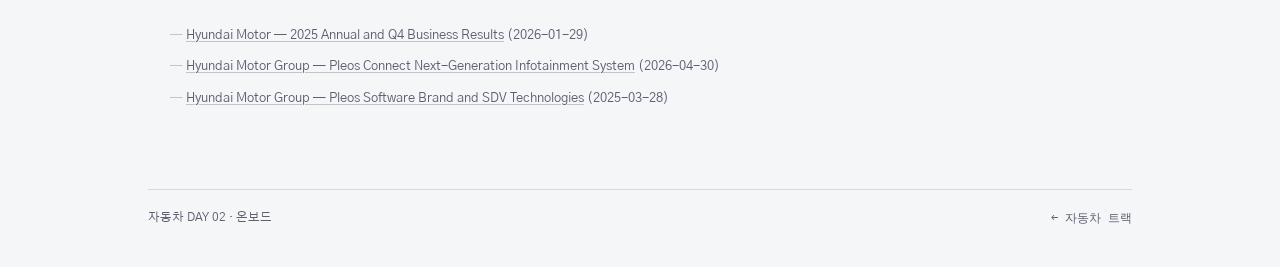
<file: auto/day-02.html>
<!doctype html>
<html lang="ko">
<head>
<meta charset="utf-8">
<meta name="viewport" content="width=device-width, initial-scale=1">
<title>Day 02 — 완성차의 수익원 · 온보드</title>
<meta name="description" content="완성차 업체는 차량 판매를 중심으로 어떻게 수익원을 넓힐까요. 캡티브 파이낸스, A/S, SDV·OTA까지 자동차 수익 구조를 뜯어봅니다.">
<meta property="og:title" content="Day 02 — 완성차의 수익원 · 온보드">
<meta property="og:description" content="완성차 업체는 차량 판매를 중심으로 어떻게 수익원을 넓힐까요.">
<meta property="og:type" content="article">
<meta name="theme-color" content="#0B0D12">
<link rel="stylesheet" href="https://fonts.googleapis.com/css2?family=Gothic+A1:wght@400;500;700;900&family=IBM+Plex+Mono:wght@400;500;600&display=swap">
<link rel="stylesheet" href="../assets/style.css">
</head>
<body data-track="auto">

<div class="wrap">
  <header class="topbar">
    <div class="topbar-row">
      <div class="wordmark"><a href="../index.html">ONBOARD<span class="mono">온보드</span></a></div>
      <div class="tagline">자동차 트랙</div>
    </div>
    <nav class="trackbar" aria-label="트랙 선택">
      <a class="tracklink" href="../index.html">전체</a>
      <a class="tracklink t-auto" href="./index.html" aria-current="page">자동차</a>
      <a class="tracklink t-semi" href="../semi/index.html">반도체</a>
    </nav>
    <div class="daytabs">
      <a class="daytab done" href="./day-01.html">DAY 01</a>
      <a class="daytab done active" href="./day-02.html">DAY 02</a>
      <a class="daytab done" href="./day-03.html">DAY 03</a>
      <a class="daytab done" href="./day-04.html">DAY 04</a>
      <a class="daytab done" href="./day-05.html">DAY 05</a>
    </div>
  </header>
</div>

<div class="wrap-article">

  <div class="article-head">
    <a class="backlink" href="./index.html">
      <svg viewBox="0 0 24 24" fill="none" stroke="currentColor" stroke-width="2"><path d="M19 12H5M11 6l-6 6 6 6"/></svg>
      자동차 트랙으로
    </a>
    <div class="pill-row"><span class="pill auto">자동차</span></div>
    <h1>Day 02 — 완성차는 차량 판매를 넘어 어떻게 돈을 버는가</h1>
    <div class="summary-block">
      <div class="meta">작성 기준일 · 2026년 9월 2일</div>
      <b>핵심 질문</b> — 완성차 업체는 차량 판매를 중심으로 어떻게 수익원을 넓힐까?
    </div>
  </div>

  <article class="article-body">
    <p>Day 1에서는 자동차 산업의 밸류체인을 살펴봤습니다. 오늘은 그 구조 안에서 완성차 업체가 실제로 <b>무엇을 팔아 매출을 만들고, 어떤 비용과 위험을 부담하는지</b> 알아보려고 해요.</p>
    <p>먼저 한 가지 주의할 점이 있습니다. 매출이 크다고 이익도 반드시 큰 것은 아니에요. 산업을 볼 때는 '얼마나 팔았는가'뿐 아니라 <b>매출총이익, 영업이익, 자본 투입과 위험</b>을 함께 봐야 합니다.</p>

    <h3>완성차 업체의 수익 지도</h3>
    <div class="flow vertical" id="flowRevenue"></div>
    <p class="vizcap">신차 판매가 주된 매출원이고, 나머지 넷은 그 위에서 파생되는 수익원</p>

    <p style="margin-top:22px;">완성차 업체의 중심 사업은 여전히 차량 판매입니다. 현대자동차가 발표한 2025년 연결 매출은 186조 2,545억 원이었고, 세계 판매량은 약 414만 대였습니다. 다만 연결재무제표에는 자동차 제조·판매뿐 아니라 금융 자회사 등 연결대상 회사의 사업도 포함됩니다.</p>
    <p>여기서 흔히 생기는 오해가 있어요. 공시상 '금융·기타 부문 매출'이 전체의 20%라 해도 이를 모두 "차량과 무관한 매출"로 볼 수는 없습니다. 자동차 금융은 차량 구매와 밀접하게 연결되고, 연결 매출에는 내부거래 제거와 회계상 분류가 반영되기 때문입니다. 또한 매출 비중만으로 어느 부문이 더 많은 이익을 내는지도 알 수 없어요.</p>

    <h3>차량 판매: 대수보다 믹스가 중요하다</h3>
    <p>완성차의 차량 매출은 단순히 <span class="mono">판매대수 × 동일한 가격</span>으로 결정되지 않습니다. 같은 100만 대를 팔아도 SUV·고급차·상위 트림의 비중이 높으면 평균판매가격이 올라갈 수 있습니다. 반대로 재고를 줄이기 위해 할인과 판매 장려금을 늘리면 매출과 수익성이 압박받을 수 있어요. 업계에서 판매량과 함께 <b>제품 믹스</b>(product mix), <b>평균판매가격</b>(ASP), <b>인센티브</b>를 보는 이유입니다.</p>
    <p>2025년 현대자동차는 전 세계에서 전년과 비슷한 약 414만 대를 판매했지만 연결 매출은 전년 대비 6.3% 증가했습니다. 이것만으로 원인을 하나로 단정할 수는 없지만, 판매대수 외에도 제품 구성, 가격과 환율 등이 실적에 영향을 준다는 점은 확인할 수 있습니다. 같은 기간 영업이익은 관세 영향 등으로 19.5% 감소했어요. <b>매출 증가와 이익 증가는 서로 다른 문제</b>라는 사례입니다.</p>

    <h3>캡티브 파이낸스: 차를 더 쉽게 사게 만드는 금융</h3>
    <p><b>캡티브 파이낸스</b>(captive finance)는 완성차 그룹과 연결된 금융회사가 해당 브랜드의 차량 구매·리스·렌트에 금융을 제공하는 사업입니다. 현대자동차그룹의 현대캐피탈, Toyota Financial Services, GM Financial 등이 대표적인 예예요.</p>
    <p>소비자는 차량 가격 전액보다 월 납입액을 기준으로 구매 여부를 판단하기도 합니다. 이때 금융회사는 할부·리스 상품으로 초기 구매 부담을 낮추고, 차종과 고객 신용도에 맞는 금리·기간·잔존가치를 설계하며, 프로모션 금리로 특정 차종의 판매를 지원하고, 계약에서 발생하는 이자·리스 수익을 얻습니다.</p>
    <p>하지만 금융 매출을 그대로 고마진 수익으로 보면 안 됩니다. 금융사는 자금을 조달해야 하고 금리, 연체, 신용손실과 중고차 잔존가치 위험을 부담합니다. 제조부문과 금융부문의 매출·영업이익을 같은 잣대로 단순 비교하기 어려운 이유예요.</p>

    <h3>A/S와 부품: 차량이 팔린 뒤에도 수요가 이어진다</h3>
    <p>차량은 판매 후 여러 해 동안 정비와 부품 교체가 필요합니다. 완성차 그룹은 순정부품 공급, 정비 네트워크, 보증 연장과 차량 관리 서비스를 통해 고객과 관계를 이어갈 수 있어요. 이 사업은 이미 판매된 차량의 수, 평균 운행 기간, 사고·정비 빈도, 전기차 전환 등에 영향을 받습니다. 판매된 차량이 누적될수록 잠재 고객 기반이 커질 수 있지만, 모든 정비 매출이 완성차 본사에 그대로 잡히는 것은 아닙니다.</p>

    <h3>SDV와 OTA: 새로운 수익 기회이지만 자동으로 고수익은 아니다</h3>
    <p><b>SDV</b>(Software-Defined Vehicle)는 차량 기능과 고객 경험에서 소프트웨어의 역할이 커지는 흐름을 뜻합니다. <b>OTA</b>(Over-the-Air)는 통신망을 통해 차량 소프트웨어를 원격으로 업데이트하는 방식이에요.</p>
    <div class="flow" id="flowOTA"></div>
    <p class="vizcap">OTA 업데이트가 전달되는 경로</p>
    <p style="margin-top:22px;">OTA가 가능하면 서비스센터 방문 없이 오류를 수정하거나 기능을 개선할 수 있고, 판매 후 새로운 디지털 서비스를 제공할 기반도 생깁니다. 현대자동차그룹은 차세대 인포테인먼트 시스템 <b>Pleos Connect</b>를 공개하며 2030년까지 현대차·기아·제네시스 약 2,000만 대에 적용하겠다는 목표를 밝혔습니다.</p>
    <p>다만 "소프트웨어는 복제비용이 낮으니 구독은 무조건 고마진"이라는 결론은 지나친 단순화입니다. 차량용 소프트웨어에는 개발·검증, 클라우드와 통신망 운영, 보안 업데이트, 고객지원, 앱 생태계 관리 비용이 계속 들어갑니다. 안전과 직결된 기능은 규제와 책임 문제도 큽니다.</p>

    <h3>자동차 영업 관점에서 읽어야 할 것</h3>
    <p>완성차 영업은 차량 사양을 설명하는 것만으로 끝나지 않습니다. 개인 고객, 법인·렌터카와 딜러 등 고객 유형에 따라 구매 기준이 달라져요.</p>
    <ol>
      <li>판매량은 늘었지만 할인과 인센티브도 함께 늘지 않았는가?</li>
      <li>SUV·고급차·친환경차 등 수익성이 높은 차종의 비중은 어떻게 변했는가?</li>
      <li>고객에게 차량 가격과 월 납입액 중 어느 기준이 더 중요한가?</li>
      <li>금융·보증·정비 상품을 결합했을 때 고객의 총소유비용은 어떻게 달라지는가?</li>
      <li>디지털 기능이 실제 유료 이용과 재구매로 이어지고 있는가?</li>
    </ol>
    <p>영업 담당자는 한 대의 판매가격만이 아니라 <b>차량을 보유하는 동안 고객이 부담하는 총소유비용</b>(TCO)과 회사가 얻을 수 있는 생애가치를 함께 이해해야 합니다.</p>

    <h2>오늘의 요약</h2>
    <div class="summary-card">
      <ul>
        <li>완성차 업체의 핵심 수익원은 차량 판매이며, 금융·A/S·디지털 서비스가 구매와 보유 과정에서 추가 기회를 만든다.</li>
        <li>연결재무제표의 금융부문 매출을 모두 '차량 외 수익'이나 고마진 수익으로 해석하면 안 된다.</li>
        <li>판매대수뿐 아니라 제품 믹스, 가격, 인센티브와 비용을 봐야 실제 수익성을 이해할 수 있다.</li>
      </ul>
    </div>
    <p style="margin-top:22px;">다음 편에서는 자동차 부품사의 수주와 원가 구조를 살펴보겠습니다.</p>

    <h2>참고 자료</h2>
    <ul class="refs">
      <li><a href="https://www.hyundai.com/content/hyundai/worldwide/en/newsroom/detail/0000001116.html.html">Hyundai Motor — 2025 Annual and Q4 Business Results</a> (2026-01-29)</li>
      <li><a href="https://www.hyundaimotorgroup.com/en/news/hyundai-motor-group-redefines-in-vehicle-experience-with-pleos-connect-next-generation-infotainment-system">Hyundai Motor Group — Pleos Connect Next-Generation Infotainment System</a> (2026-04-30)</li>
      <li><a href="https://www.hyundaimotorgroup.com/en/news/hyundai-motor-group-launches-pleos-software-brand-unveiling-new-sdv-technologies-and-collaborations">Hyundai Motor Group — Pleos Software Brand and SDV Technologies</a> (2025-03-28)</li>
    </ul>
  </article>
</div>

<div class="wrap">
  <footer>
    <span>자동차 DAY 02 · 온보드</span>
    <a href="./index.html" class="mono">← 자동차 트랙</a>
  </footer>
</div>

<script src="../assets/site.js"></script>
<script>
  ONBOARD_buildFlow(document.getElementById('flowRevenue'), [
    {label:'차량 개발·생산', tip:'신차를 기획하고 생산 준비를 마치는 단계'},
    {label:'신차 판매 — 주된 매출원', tip:'완성차 업체 매출의 중심축'},
    {label:'할부·리스·렌트 금융', tip:'구매 부담을 낮추고 금융 수익 창출'},
    {label:'부품·정비·보증', tip:'보유 기간에 반복 수요 발생'},
    {label:'커넥티드 서비스', tip:'통신·콘텐츠·편의 기능 제공'},
    {label:'중고차·모빌리티 등', tip:'차량 생애주기의 다른 단계로 확장'}
  ], 'auto', {vertical:true});

  ONBOARD_buildFlow(document.getElementById('flowOTA'), [
    {label:'차량 제조사 서버', tip:'업데이트 패키지를 배포하는 시작점'},
    {label:'차량 통신 장치', tip:'이동통신·와이파이로 데이터를 수신'},
    {label:'안전한 검증·설치', tip:'무결성을 확인한 뒤 설치를 진행'},
    {label:'인포테인먼트·제어기 등', tip:'실제 기능이 갱신되는 최종 대상'}
  ], 'auto');
</script>
</body>
</html>
</file>
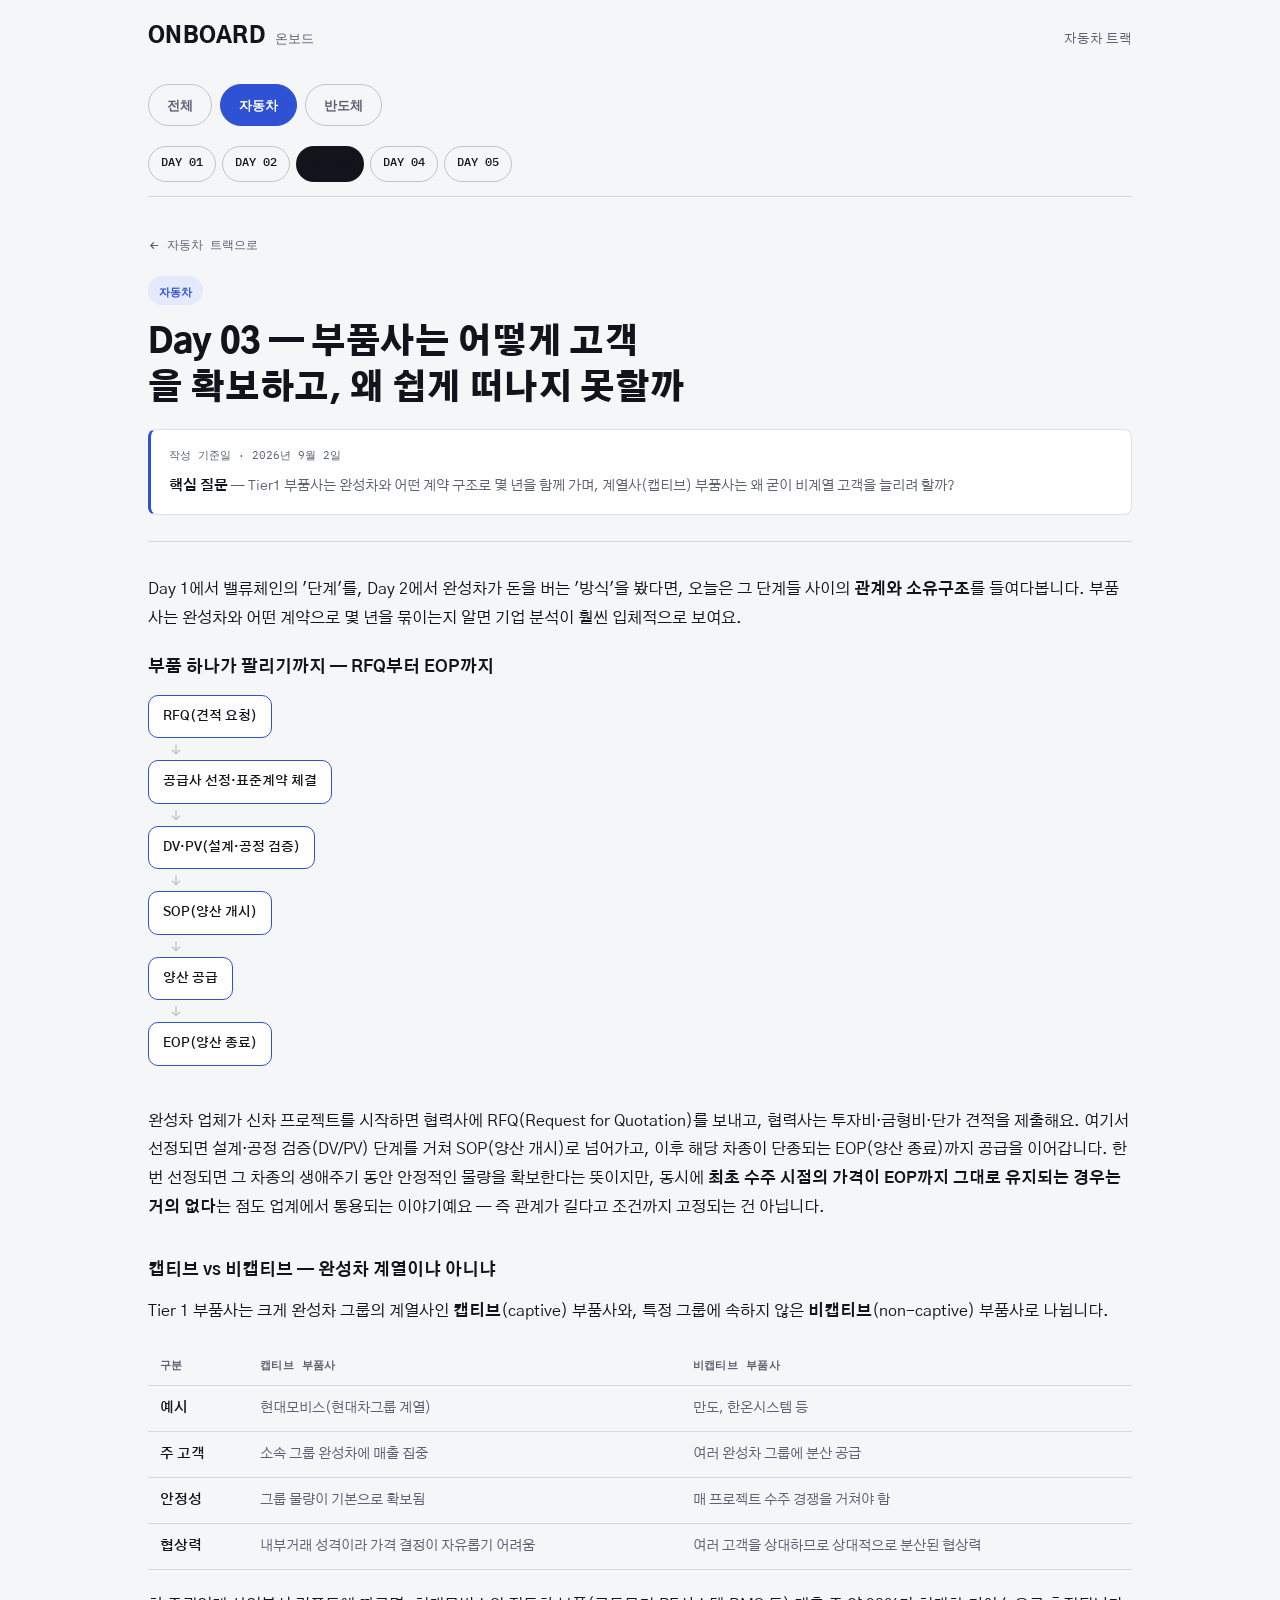
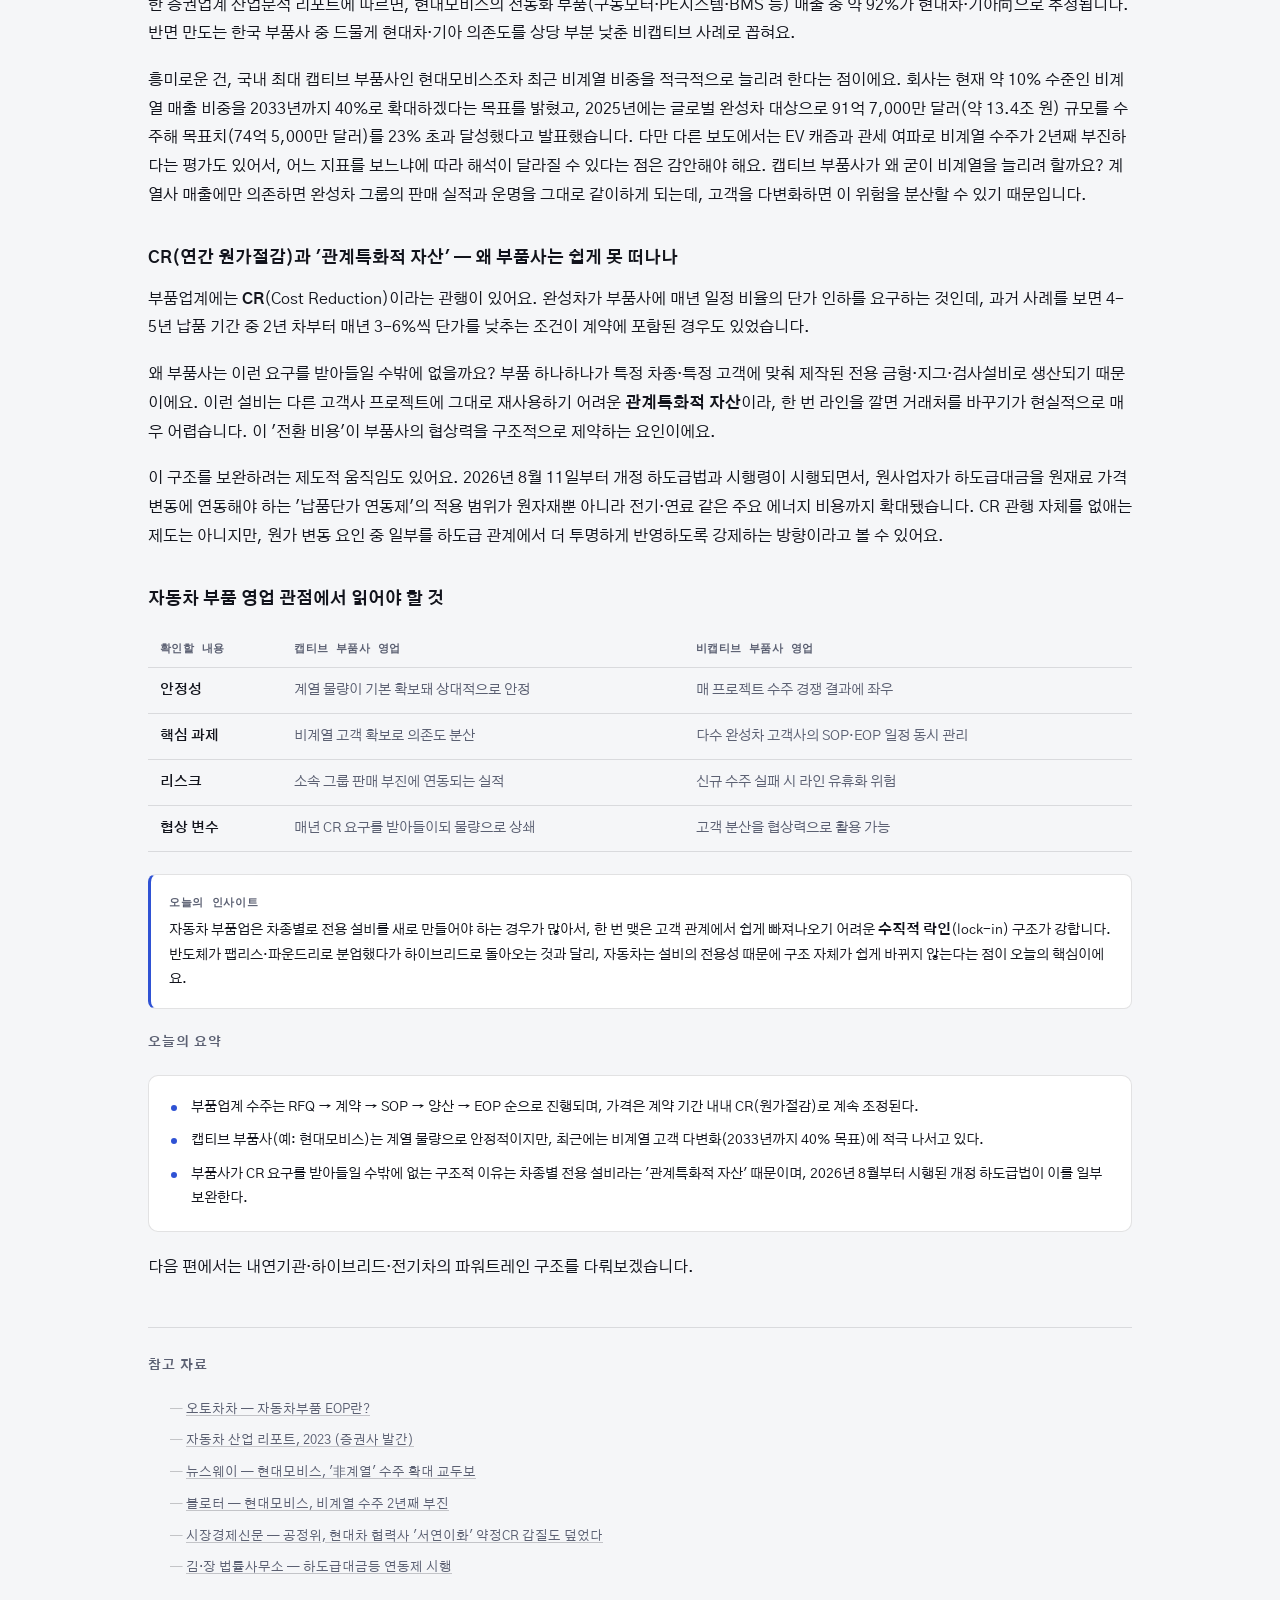
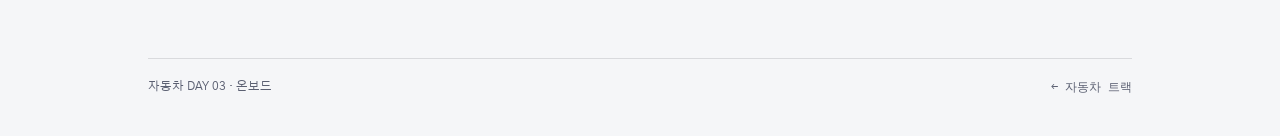
<file: auto/day-03.html>
<!doctype html>
<html lang="ko">
<head>
<meta charset="utf-8">
<meta name="viewport" content="width=device-width, initial-scale=1">
<title>Day 03 — 부품사의 수주 구조 · 온보드</title>
<meta name="description" content="Tier1 부품사는 완성차와 어떤 계약 구조로 몇 년을 함께 갈까요. 캡티브·비캡티브, CR과 관계특화적 자산까지 살펴봅니다.">
<meta property="og:title" content="Day 03 — 부품사의 수주 구조 · 온보드">
<meta property="og:description" content="Tier1 부품사는 완성차와 어떤 계약 구조로 몇 년을 함께 갈까요.">
<meta property="og:type" content="article">
<meta name="theme-color" content="#0B0D12">
<link rel="stylesheet" href="https://fonts.googleapis.com/css2?family=Gothic+A1:wght@400;500;700;900&family=IBM+Plex+Mono:wght@400;500;600&display=swap">
<link rel="stylesheet" href="../assets/style.css">
</head>
<body data-track="auto">

<div class="wrap">
  <header class="topbar">
    <div class="topbar-row">
      <div class="wordmark"><a href="../index.html">ONBOARD<span class="mono">온보드</span></a></div>
      <div class="tagline">자동차 트랙</div>
    </div>
    <nav class="trackbar" aria-label="트랙 선택">
      <a class="tracklink" href="../index.html">전체</a>
      <a class="tracklink t-auto" href="./index.html" aria-current="page">자동차</a>
      <a class="tracklink t-semi" href="../semi/index.html">반도체</a>
    </nav>
    <div class="daytabs">
      <a class="daytab done" href="./day-01.html">DAY 01</a>
      <a class="daytab done" href="./day-02.html">DAY 02</a>
      <a class="daytab done active" href="./day-03.html">DAY 03</a>
      <a class="daytab done" href="./day-04.html">DAY 04</a>
      <a class="daytab done" href="./day-05.html">DAY 05</a>
    </div>
  </header>
</div>

<div class="wrap-article">

  <div class="article-head">
    <a class="backlink" href="./index.html">
      <svg viewBox="0 0 24 24" fill="none" stroke="currentColor" stroke-width="2"><path d="M19 12H5M11 6l-6 6 6 6"/></svg>
      자동차 트랙으로
    </a>
    <div class="pill-row"><span class="pill auto">자동차</span></div>
    <h1>Day 03 — 부품사는 어떻게 고객을 확보하고, 왜 쉽게 떠나지 못할까</h1>
    <div class="summary-block">
      <div class="meta">작성 기준일 · 2026년 9월 2일</div>
      <b>핵심 질문</b> — Tier1 부품사는 완성차와 어떤 계약 구조로 몇 년을 함께 가며, 계열사(캡티브) 부품사는 왜 굳이 비계열 고객을 늘리려 할까?
    </div>
  </div>

  <article class="article-body">
    <p>Day 1에서 밸류체인의 '단계'를, Day 2에서 완성차가 돈을 버는 '방식'을 봤다면, 오늘은 그 단계들 사이의 <b>관계와 소유구조</b>를 들여다봅니다. 부품사는 완성차와 어떤 계약으로 몇 년을 묶이는지 알면 기업 분석이 훨씬 입체적으로 보여요.</p>

    <h3>부품 하나가 팔리기까지 — RFQ부터 EOP까지</h3>
    <div class="flow vertical" id="flowEOP"></div>
    <p style="margin-top:22px;">완성차 업체가 신차 프로젝트를 시작하면 협력사에 RFQ(Request for Quotation)를 보내고, 협력사는 투자비·금형비·단가 견적을 제출해요. 여기서 선정되면 설계·공정 검증(DV/PV) 단계를 거쳐 SOP(양산 개시)로 넘어가고, 이후 해당 차종이 단종되는 EOP(양산 종료)까지 공급을 이어갑니다. 한 번 선정되면 그 차종의 생애주기 동안 안정적인 물량을 확보한다는 뜻이지만, 동시에 <b>최초 수주 시점의 가격이 EOP까지 그대로 유지되는 경우는 거의 없다</b>는 점도 업계에서 통용되는 이야기예요 — 즉 관계가 길다고 조건까지 고정되는 건 아닙니다.</p>

    <h3>캡티브 vs 비캡티브 — 완성차 계열이냐 아니냐</h3>
    <p>Tier 1 부품사는 크게 완성차 그룹의 계열사인 <b>캡티브</b>(captive) 부품사와, 특정 그룹에 속하지 않은 <b>비캡티브</b>(non-captive) 부품사로 나뉩니다.</p>
    <div class="table-scroll">
      <table class="data-table">
        <thead><tr><th>구분</th><th>캡티브 부품사</th><th>비캡티브 부품사</th></tr></thead>
        <tbody>
          <tr><td>예시</td><td>현대모비스(현대차그룹 계열)</td><td>만도, 한온시스템 등</td></tr>
          <tr><td>주 고객</td><td>소속 그룹 완성차에 매출 집중</td><td>여러 완성차 그룹에 분산 공급</td></tr>
          <tr><td>안정성</td><td>그룹 물량이 기본으로 확보됨</td><td>매 프로젝트 수주 경쟁을 거쳐야 함</td></tr>
          <tr><td>협상력</td><td>내부거래 성격이라 가격 결정이 자유롭기 어려움</td><td>여러 고객을 상대하므로 상대적으로 분산된 협상력</td></tr>
        </tbody>
      </table>
    </div>
    <p>한 증권업계 산업분석 리포트에 따르면, 현대모비스의 전동화 부품(구동모터·PE시스템·BMS 등) 매출 중 약 92%가 현대차·기아向으로 추정됩니다. 반면 만도는 한국 부품사 중 드물게 현대차·기아 의존도를 상당 부분 낮춘 비캡티브 사례로 꼽혀요.</p>
    <p>흥미로운 건, 국내 최대 캡티브 부품사인 현대모비스조차 최근 비계열 비중을 적극적으로 늘리려 한다는 점이에요. 회사는 현재 약 10% 수준인 비계열 매출 비중을 2033년까지 40%로 확대하겠다는 목표를 밝혔고, 2025년에는 글로벌 완성차 대상으로 91억 7,000만 달러(약 13.4조 원) 규모를 수주해 목표치(74억 5,000만 달러)를 23% 초과 달성했다고 발표했습니다. 다만 다른 보도에서는 EV 캐즘과 관세 여파로 비계열 수주가 2년째 부진하다는 평가도 있어서, 어느 지표를 보느냐에 따라 해석이 달라질 수 있다는 점은 감안해야 해요. 캡티브 부품사가 왜 굳이 비계열을 늘리려 할까요? 계열사 매출에만 의존하면 완성차 그룹의 판매 실적과 운명을 그대로 같이하게 되는데, 고객을 다변화하면 이 위험을 분산할 수 있기 때문입니다.</p>

    <h3>CR(연간 원가절감)과 '관계특화적 자산' — 왜 부품사는 쉽게 못 떠나나</h3>
    <p>부품업계에는 <b>CR</b>(Cost Reduction)이라는 관행이 있어요. 완성차가 부품사에 매년 일정 비율의 단가 인하를 요구하는 것인데, 과거 사례를 보면 4-5년 납품 기간 중 2년 차부터 매년 3-6%씩 단가를 낮추는 조건이 계약에 포함된 경우도 있었습니다.</p>
    <p>왜 부품사는 이런 요구를 받아들일 수밖에 없을까요? 부품 하나하나가 특정 차종·특정 고객에 맞춰 제작된 전용 금형·지그·검사설비로 생산되기 때문이에요. 이런 설비는 다른 고객사 프로젝트에 그대로 재사용하기 어려운 <b>관계특화적 자산</b>이라, 한 번 라인을 깔면 거래처를 바꾸기가 현실적으로 매우 어렵습니다. 이 '전환 비용'이 부품사의 협상력을 구조적으로 제약하는 요인이에요.</p>
    <p>이 구조를 보완하려는 제도적 움직임도 있어요. 2026년 8월 11일부터 개정 하도급법과 시행령이 시행되면서, 원사업자가 하도급대금을 원재료 가격 변동에 연동해야 하는 '납품단가 연동제'의 적용 범위가 원자재뿐 아니라 전기·연료 같은 주요 에너지 비용까지 확대됐습니다. CR 관행 자체를 없애는 제도는 아니지만, 원가 변동 요인 중 일부를 하도급 관계에서 더 투명하게 반영하도록 강제하는 방향이라고 볼 수 있어요.</p>

    <h3>자동차 부품 영업 관점에서 읽어야 할 것</h3>
    <div class="table-scroll">
      <table class="data-table">
        <thead><tr><th>확인할 내용</th><th>캡티브 부품사 영업</th><th>비캡티브 부품사 영업</th></tr></thead>
        <tbody>
          <tr><td>안정성</td><td>계열 물량이 기본 확보돼 상대적으로 안정</td><td>매 프로젝트 수주 경쟁 결과에 좌우</td></tr>
          <tr><td>핵심 과제</td><td>비계열 고객 확보로 의존도 분산</td><td>다수 완성차 고객사의 SOP·EOP 일정 동시 관리</td></tr>
          <tr><td>리스크</td><td>소속 그룹 판매 부진에 연동되는 실적</td><td>신규 수주 실패 시 라인 유휴화 위험</td></tr>
          <tr><td>협상 변수</td><td>매년 CR 요구를 받아들이되 물량으로 상쇄</td><td>고객 분산을 협상력으로 활용 가능</td></tr>
        </tbody>
      </table>
    </div>

    <div class="callout">
      <span class="cap">오늘의 인사이트</span>
      <p style="margin:0;">자동차 부품업은 차종별로 전용 설비를 새로 만들어야 하는 경우가 많아서, 한 번 맺은 고객 관계에서 쉽게 빠져나오기 어려운 <b>수직적 락인</b>(lock-in) 구조가 강합니다. 반도체가 팹리스·파운드리로 분업했다가 하이브리드로 돌아오는 것과 달리, 자동차는 설비의 전용성 때문에 구조 자체가 쉽게 바뀌지 않는다는 점이 오늘의 핵심이에요.</p>
    </div>

    <h2>오늘의 요약</h2>
    <div class="summary-card">
      <ul>
        <li>부품업계 수주는 RFQ → 계약 → SOP → 양산 → EOP 순으로 진행되며, 가격은 계약 기간 내내 CR(원가절감)로 계속 조정된다.</li>
        <li>캡티브 부품사(예: 현대모비스)는 계열 물량으로 안정적이지만, 최근에는 비계열 고객 다변화(2033년까지 40% 목표)에 적극 나서고 있다.</li>
        <li>부품사가 CR 요구를 받아들일 수밖에 없는 구조적 이유는 차종별 전용 설비라는 '관계특화적 자산' 때문이며, 2026년 8월부터 시행된 개정 하도급법이 이를 일부 보완한다.</li>
      </ul>
    </div>
    <p style="margin-top:22px;">다음 편에서는 내연기관·하이브리드·전기차의 파워트레인 구조를 다뤄보겠습니다.</p>

    <h2>참고 자료</h2>
    <ul class="refs">
      <li><a href="https://autochacha.co.kr/automotive-eop-end-of-production/">오토차차 — 자동차부품 EOP란?</a></li>
      <li><a href="https://ssl.pstatic.net/imgstock/upload/research/industry/1684971684916.pdf">자동차 산업 리포트, 2023 (증권사 발간)</a></li>
      <li><a href="https://newsway.co.kr/news/view?ud=2026072815564960766">뉴스웨이 — 현대모비스, '非계열' 수주 확대 교두보</a></li>
      <li><a href="https://www.bloter.net/news/articleView.html?idxno=649297">블로터 — 현대모비스, 비계열 수주 2년째 부진</a></li>
      <li><a href="https://www.meconomynews.com/news/articleView.html?idxno=16450">시장경제신문 — 공정위, 현대차 협력사 '서연이화' 약정CR 갑질도 덮었다</a></li>
      <li><a href="https://www.kimchang.com/ko/insights/detail.kc?sch_section=4&idx=28440">김·장 법률사무소 — 하도급대금등 연동제 시행</a></li>
    </ul>
  </article>
</div>

<div class="wrap">
  <footer>
    <span>자동차 DAY 03 · 온보드</span>
    <a href="./index.html" class="mono">← 자동차 트랙</a>
  </footer>
</div>

<script src="../assets/site.js"></script>
<script>
  ONBOARD_buildFlow(document.getElementById('flowEOP'), [
    {label:'RFQ(견적 요청)', tip:'완성차가 투자비·원가·개발계획을 협력사에 요청'},
    {label:'공급사 선정·표준계약 체결', tip:'견적 검토 후 공급사를 확정'},
    {label:'DV·PV(설계·공정 검증)', tip:'시제품·양산 조건 검증'},
    {label:'SOP(양산 개시)', tip:'Start of Production — 실제 양산이 시작되는 시점'},
    {label:'양산 공급', tip:'통상 해당 차종 생애주기 동안 지속(보통 수년)'},
    {label:'EOP(양산 종료)', tip:'End of Production — 재고·서비스부품 후속 처리'}
  ], 'auto', {vertical:true});
</script>
</body>
</html>
</file>
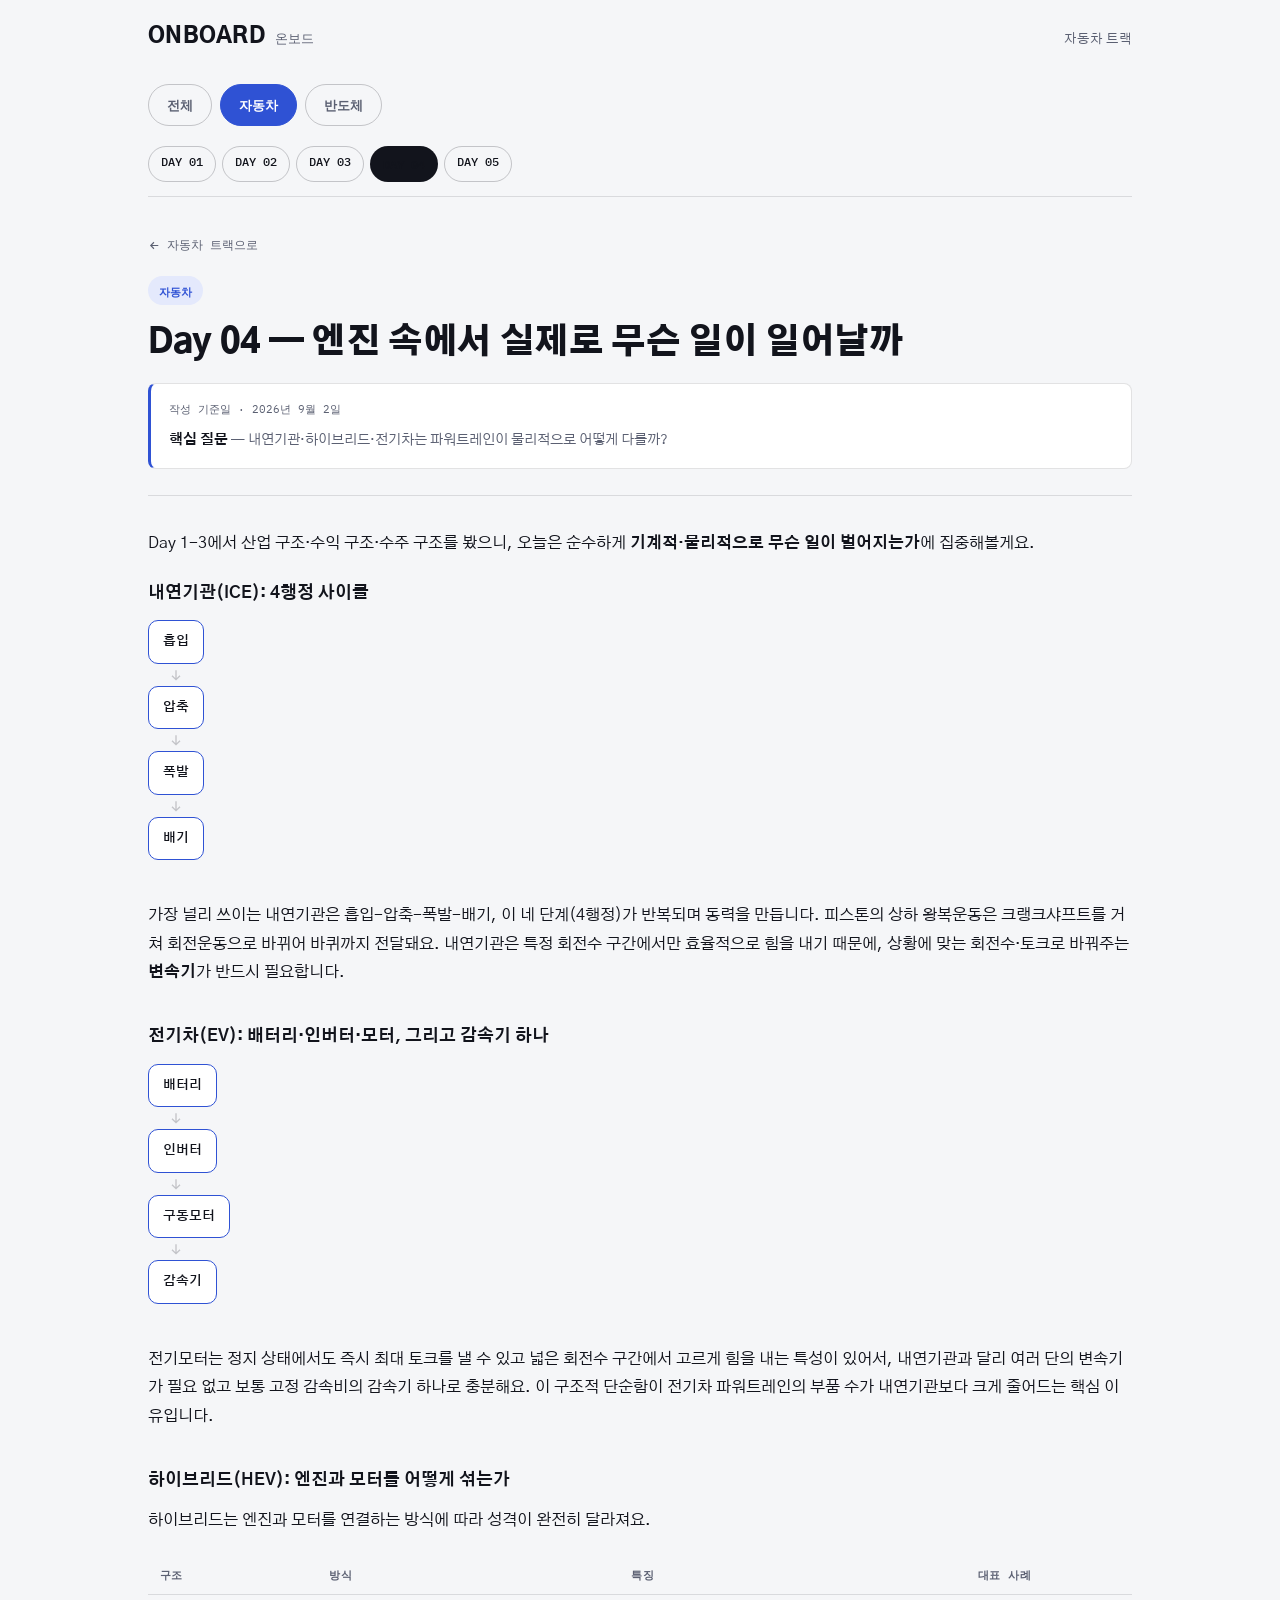
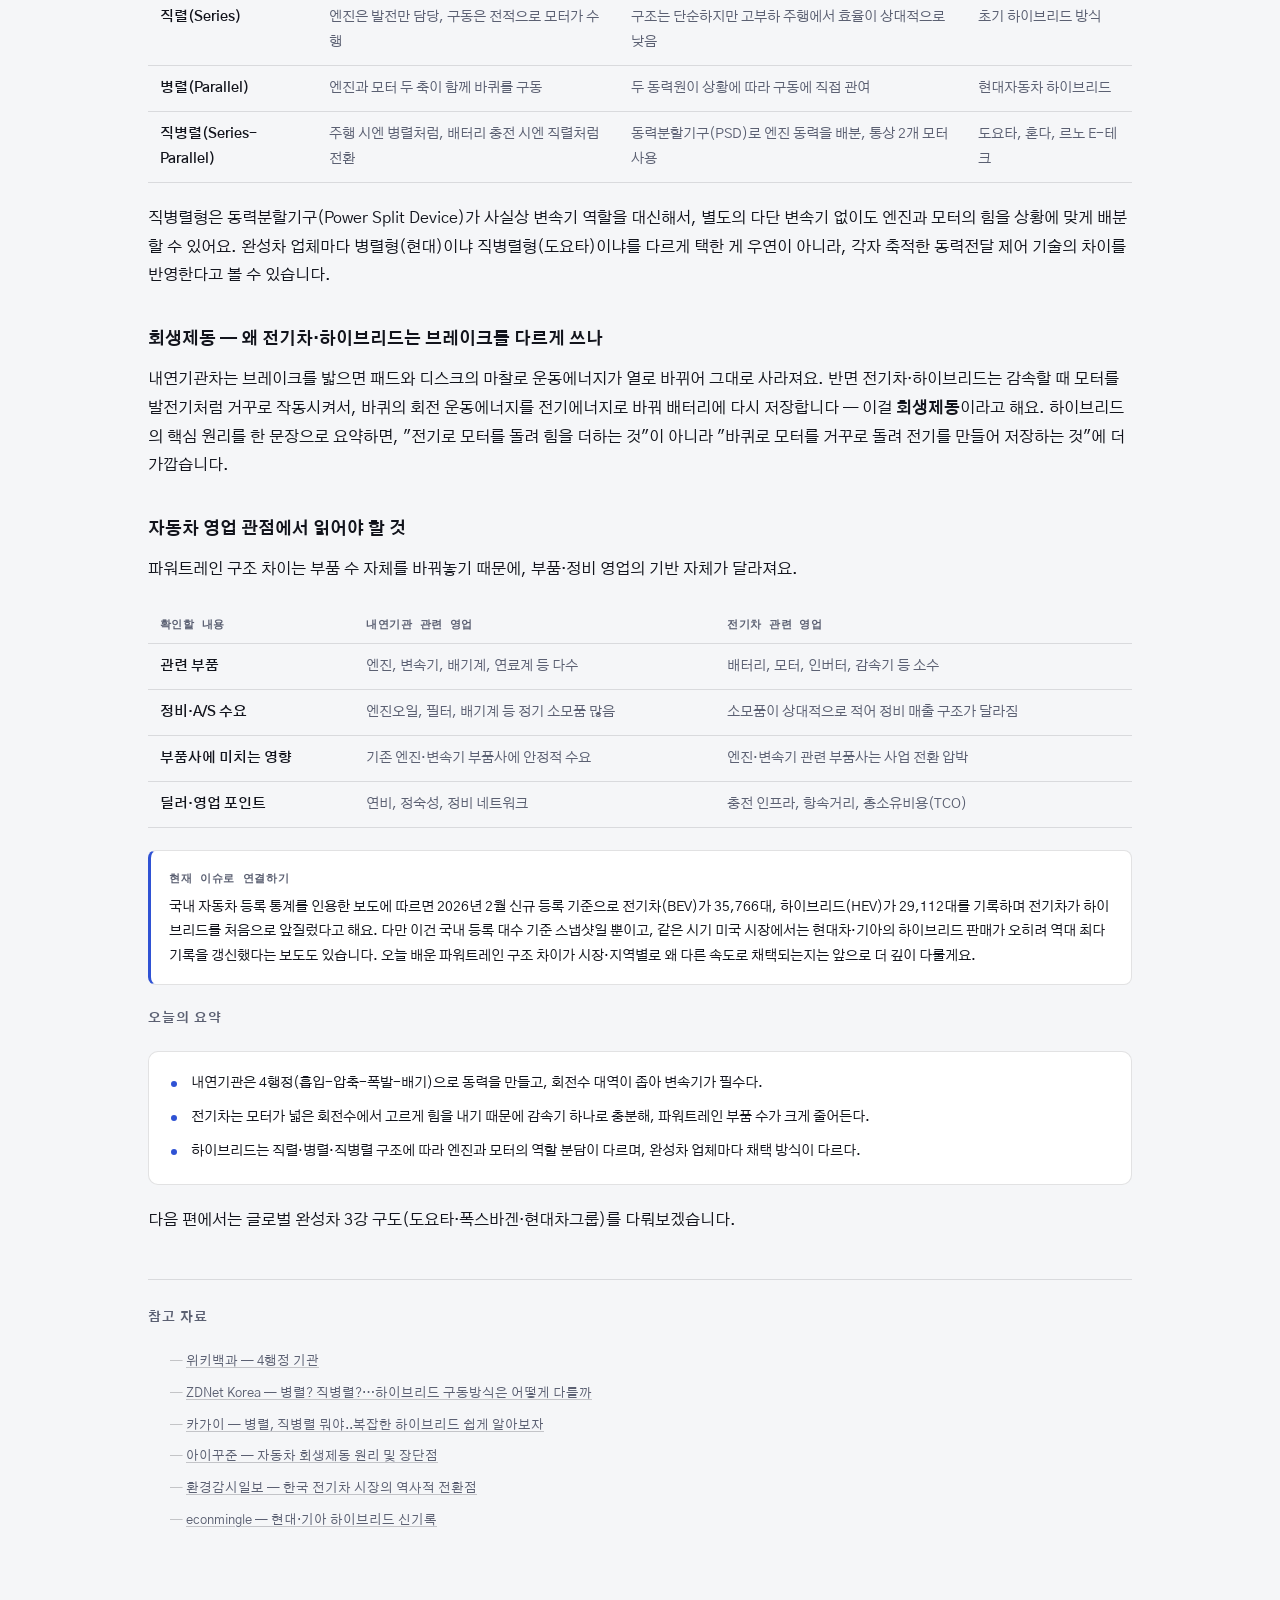
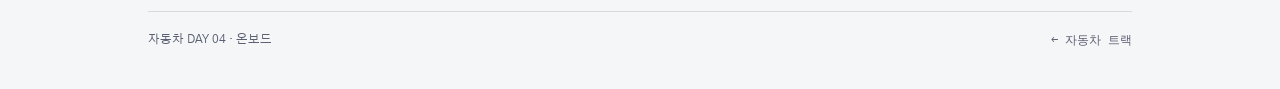
<file: auto/day-04.html>
<!doctype html>
<html lang="ko">
<head>
<meta charset="utf-8">
<meta name="viewport" content="width=device-width, initial-scale=1">
<title>Day 04 — 내연기관·하이브리드·전기차 · 온보드</title>
<meta name="description" content="내연기관·하이브리드·전기차는 파워트레인이 물리적으로 어떻게 다를까요. 4행정 사이클부터 회생제동까지 살펴봅니다.">
<meta property="og:title" content="Day 04 — 내연기관·하이브리드·전기차 · 온보드">
<meta property="og:description" content="내연기관·하이브리드·전기차의 파워트레인은 물리적으로 어떻게 다를까요.">
<meta property="og:type" content="article">
<meta name="theme-color" content="#0B0D12">
<link rel="stylesheet" href="https://fonts.googleapis.com/css2?family=Gothic+A1:wght@400;500;700;900&family=IBM+Plex+Mono:wght@400;500;600&display=swap">
<link rel="stylesheet" href="../assets/style.css">
</head>
<body data-track="auto">

<div class="wrap">
  <header class="topbar">
    <div class="topbar-row">
      <div class="wordmark"><a href="../index.html">ONBOARD<span class="mono">온보드</span></a></div>
      <div class="tagline">자동차 트랙</div>
    </div>
    <nav class="trackbar" aria-label="트랙 선택">
      <a class="tracklink" href="../index.html">전체</a>
      <a class="tracklink t-auto" href="./index.html" aria-current="page">자동차</a>
      <a class="tracklink t-semi" href="../semi/index.html">반도체</a>
    </nav>
    <div class="daytabs">
      <a class="daytab done" href="./day-01.html">DAY 01</a>
      <a class="daytab done" href="./day-02.html">DAY 02</a>
      <a class="daytab done" href="./day-03.html">DAY 03</a>
      <a class="daytab done active" href="./day-04.html">DAY 04</a>
      <a class="daytab done" href="./day-05.html">DAY 05</a>
    </div>
  </header>
</div>

<div class="wrap-article">

  <div class="article-head">
    <a class="backlink" href="./index.html">
      <svg viewBox="0 0 24 24" fill="none" stroke="currentColor" stroke-width="2"><path d="M19 12H5M11 6l-6 6 6 6"/></svg>
      자동차 트랙으로
    </a>
    <div class="pill-row"><span class="pill auto">자동차</span></div>
    <h1>Day 04 — 엔진 속에서 실제로 무슨 일이 일어날까</h1>
    <div class="summary-block">
      <div class="meta">작성 기준일 · 2026년 9월 2일</div>
      <b>핵심 질문</b> — 내연기관·하이브리드·전기차는 파워트레인이 물리적으로 어떻게 다를까?
    </div>
  </div>

  <article class="article-body">
    <p>Day 1-3에서 산업 구조·수익 구조·수주 구조를 봤으니, 오늘은 순수하게 <b>기계적·물리적으로 무슨 일이 벌어지는가</b>에 집중해볼게요.</p>

    <h3>내연기관(ICE): 4행정 사이클</h3>
    <div class="flow vertical" id="flowICE"></div>
    <p style="margin-top:22px;">가장 널리 쓰이는 내연기관은 흡입-압축-폭발-배기, 이 네 단계(4행정)가 반복되며 동력을 만듭니다. 피스톤의 상하 왕복운동은 크랭크샤프트를 거쳐 회전운동으로 바뀌어 바퀴까지 전달돼요. 내연기관은 특정 회전수 구간에서만 효율적으로 힘을 내기 때문에, 상황에 맞는 회전수·토크로 바꿔주는 <b>변속기</b>가 반드시 필요합니다.</p>

    <h3>전기차(EV): 배터리·인버터·모터, 그리고 감속기 하나</h3>
    <div class="flow vertical" id="flowEV"></div>
    <p style="margin-top:22px;">전기모터는 정지 상태에서도 즉시 최대 토크를 낼 수 있고 넓은 회전수 구간에서 고르게 힘을 내는 특성이 있어서, 내연기관과 달리 여러 단의 변속기가 필요 없고 보통 고정 감속비의 감속기 하나로 충분해요. 이 구조적 단순함이 전기차 파워트레인의 부품 수가 내연기관보다 크게 줄어드는 핵심 이유입니다.</p>

    <h3>하이브리드(HEV): 엔진과 모터를 어떻게 섞는가</h3>
    <p>하이브리드는 엔진과 모터를 연결하는 방식에 따라 성격이 완전히 달라져요.</p>
    <div class="table-scroll">
      <table class="data-table">
        <thead><tr><th>구조</th><th>방식</th><th>특징</th><th>대표 사례</th></tr></thead>
        <tbody>
          <tr><td>직렬(Series)</td><td>엔진은 발전만 담당, 구동은 전적으로 모터가 수행</td><td>구조는 단순하지만 고부하 주행에서 효율이 상대적으로 낮음</td><td>초기 하이브리드 방식</td></tr>
          <tr><td>병렬(Parallel)</td><td>엔진과 모터 두 축이 함께 바퀴를 구동</td><td>두 동력원이 상황에 따라 구동에 직접 관여</td><td>현대자동차 하이브리드</td></tr>
          <tr><td>직병렬(Series-Parallel)</td><td>주행 시엔 병렬처럼, 배터리 충전 시엔 직렬처럼 전환</td><td>동력분할기구(PSD)로 엔진 동력을 배분, 통상 2개 모터 사용</td><td>도요타, 혼다, 르노 E-테크</td></tr>
        </tbody>
      </table>
    </div>
    <p>직병렬형은 동력분할기구(Power Split Device)가 사실상 변속기 역할을 대신해서, 별도의 다단 변속기 없이도 엔진과 모터의 힘을 상황에 맞게 배분할 수 있어요. 완성차 업체마다 병렬형(현대)이냐 직병렬형(도요타)이냐를 다르게 택한 게 우연이 아니라, 각자 축적한 동력전달 제어 기술의 차이를 반영한다고 볼 수 있습니다.</p>

    <h3>회생제동 — 왜 전기차·하이브리드는 브레이크를 다르게 쓰나</h3>
    <p>내연기관차는 브레이크를 밟으면 패드와 디스크의 마찰로 운동에너지가 열로 바뀌어 그대로 사라져요. 반면 전기차·하이브리드는 감속할 때 모터를 발전기처럼 거꾸로 작동시켜서, 바퀴의 회전 운동에너지를 전기에너지로 바꿔 배터리에 다시 저장합니다 — 이걸 <b>회생제동</b>이라고 해요. 하이브리드의 핵심 원리를 한 문장으로 요약하면, "전기로 모터를 돌려 힘을 더하는 것"이 아니라 "바퀴로 모터를 거꾸로 돌려 전기를 만들어 저장하는 것"에 더 가깝습니다.</p>

    <h3>자동차 영업 관점에서 읽어야 할 것</h3>
    <p>파워트레인 구조 차이는 부품 수 자체를 바꿔놓기 때문에, 부품·정비 영업의 기반 자체가 달라져요.</p>
    <div class="table-scroll">
      <table class="data-table">
        <thead><tr><th>확인할 내용</th><th>내연기관 관련 영업</th><th>전기차 관련 영업</th></tr></thead>
        <tbody>
          <tr><td>관련 부품</td><td>엔진, 변속기, 배기계, 연료계 등 다수</td><td>배터리, 모터, 인버터, 감속기 등 소수</td></tr>
          <tr><td>정비·A/S 수요</td><td>엔진오일, 필터, 배기계 등 정기 소모품 많음</td><td>소모품이 상대적으로 적어 정비 매출 구조가 달라짐</td></tr>
          <tr><td>부품사에 미치는 영향</td><td>기존 엔진·변속기 부품사에 안정적 수요</td><td>엔진·변속기 관련 부품사는 사업 전환 압박</td></tr>
          <tr><td>딜러·영업 포인트</td><td>연비, 정숙성, 정비 네트워크</td><td>충전 인프라, 항속거리, 총소유비용(TCO)</td></tr>
        </tbody>
      </table>
    </div>

    <div class="callout">
      <span class="cap">현재 이슈로 연결하기</span>
      <p style="margin:0;">국내 자동차 등록 통계를 인용한 보도에 따르면 2026년 2월 신규 등록 기준으로 전기차(BEV)가 35,766대, 하이브리드(HEV)가 29,112대를 기록하며 전기차가 하이브리드를 처음으로 앞질렀다고 해요. 다만 이건 국내 등록 대수 기준 스냅샷일 뿐이고, 같은 시기 미국 시장에서는 현대차·기아의 하이브리드 판매가 오히려 역대 최다 기록을 갱신했다는 보도도 있습니다. 오늘 배운 파워트레인 구조 차이가 시장·지역별로 왜 다른 속도로 채택되는지는 앞으로 더 깊이 다룰게요.</p>
    </div>

    <h2>오늘의 요약</h2>
    <div class="summary-card">
      <ul>
        <li>내연기관은 4행정(흡입-압축-폭발-배기)으로 동력을 만들고, 회전수 대역이 좁아 변속기가 필수다.</li>
        <li>전기차는 모터가 넓은 회전수에서 고르게 힘을 내기 때문에 감속기 하나로 충분해, 파워트레인 부품 수가 크게 줄어든다.</li>
        <li>하이브리드는 직렬·병렬·직병렬 구조에 따라 엔진과 모터의 역할 분담이 다르며, 완성차 업체마다 채택 방식이 다르다.</li>
      </ul>
    </div>
    <p style="margin-top:22px;">다음 편에서는 글로벌 완성차 3강 구도(도요타·폭스바겐·현대차그룹)를 다뤄보겠습니다.</p>

    <h2>참고 자료</h2>
    <ul class="refs">
      <li><a href="https://ko.wikipedia.org/wiki/4%ED%96%89%EC%A0%95_%EA%B8%B0%EA%B4%80">위키백과 — 4행정 기관</a></li>
      <li><a href="https://zdnet.co.kr/view/?no=20250225163117">ZDNet Korea — 병렬? 직병렬?…하이브리드 구동방식은 어떻게 다를까</a></li>
      <li><a href="https://www.carguy.kr/news/articleView.html?idxno=49474">카가이 — 병렬, 직병렬 뭐야..복잡한 하이브리드 쉽게 알아보자</a></li>
      <li><a href="https://ikkujun.com/902">아이꾸준 — 자동차 회생제동 원리 및 장단점</a></li>
      <li><a href="https://www.sisadays.co.kr/news/493485">환경감시일보 — 한국 전기차 시장의 역사적 전환점</a></li>
      <li><a href="https://econmingle.com/car/hyundai-kia-us-hybrid-sales-record-august-2026/">econmingle — 현대·기아 하이브리드 신기록</a></li>
    </ul>
  </article>
</div>

<div class="wrap">
  <footer>
    <span>자동차 DAY 04 · 온보드</span>
    <a href="./index.html" class="mono">← 자동차 트랙</a>
  </footer>
</div>

<script src="../assets/site.js"></script>
<script>
  ONBOARD_buildFlow(document.getElementById('flowICE'), [
    {label:'흡입', tip:'피스톤 하강 → 실린더 압력↓ → 공기·연료 혼합기 유입'},
    {label:'압축', tip:'피스톤 상승 → 혼합기를 압축 → 온도·압력 상승'},
    {label:'폭발', tip:'점화 → 연소가스 팽창 → 피스톤을 밀어내려 동력 발생'},
    {label:'배기', tip:'피스톤 상승 → 연소가스를 실린더 밖으로 배출'}
  ], 'auto', {vertical:true});

  ONBOARD_buildFlow(document.getElementById('flowEV'), [
    {label:'배터리', tip:'직류(DC) 전기 저장'},
    {label:'인버터', tip:'직류 → 교류(AC) 변환, 모터 회전 속도·방향 제어'},
    {label:'구동모터', tip:'전기에너지 → 회전운동'},
    {label:'감속기', tip:'모터 회전수를 바퀴에 맞게 낮춤(통상 1단)'}
  ], 'auto', {vertical:true});
</script>
</body>
</html>
</file>
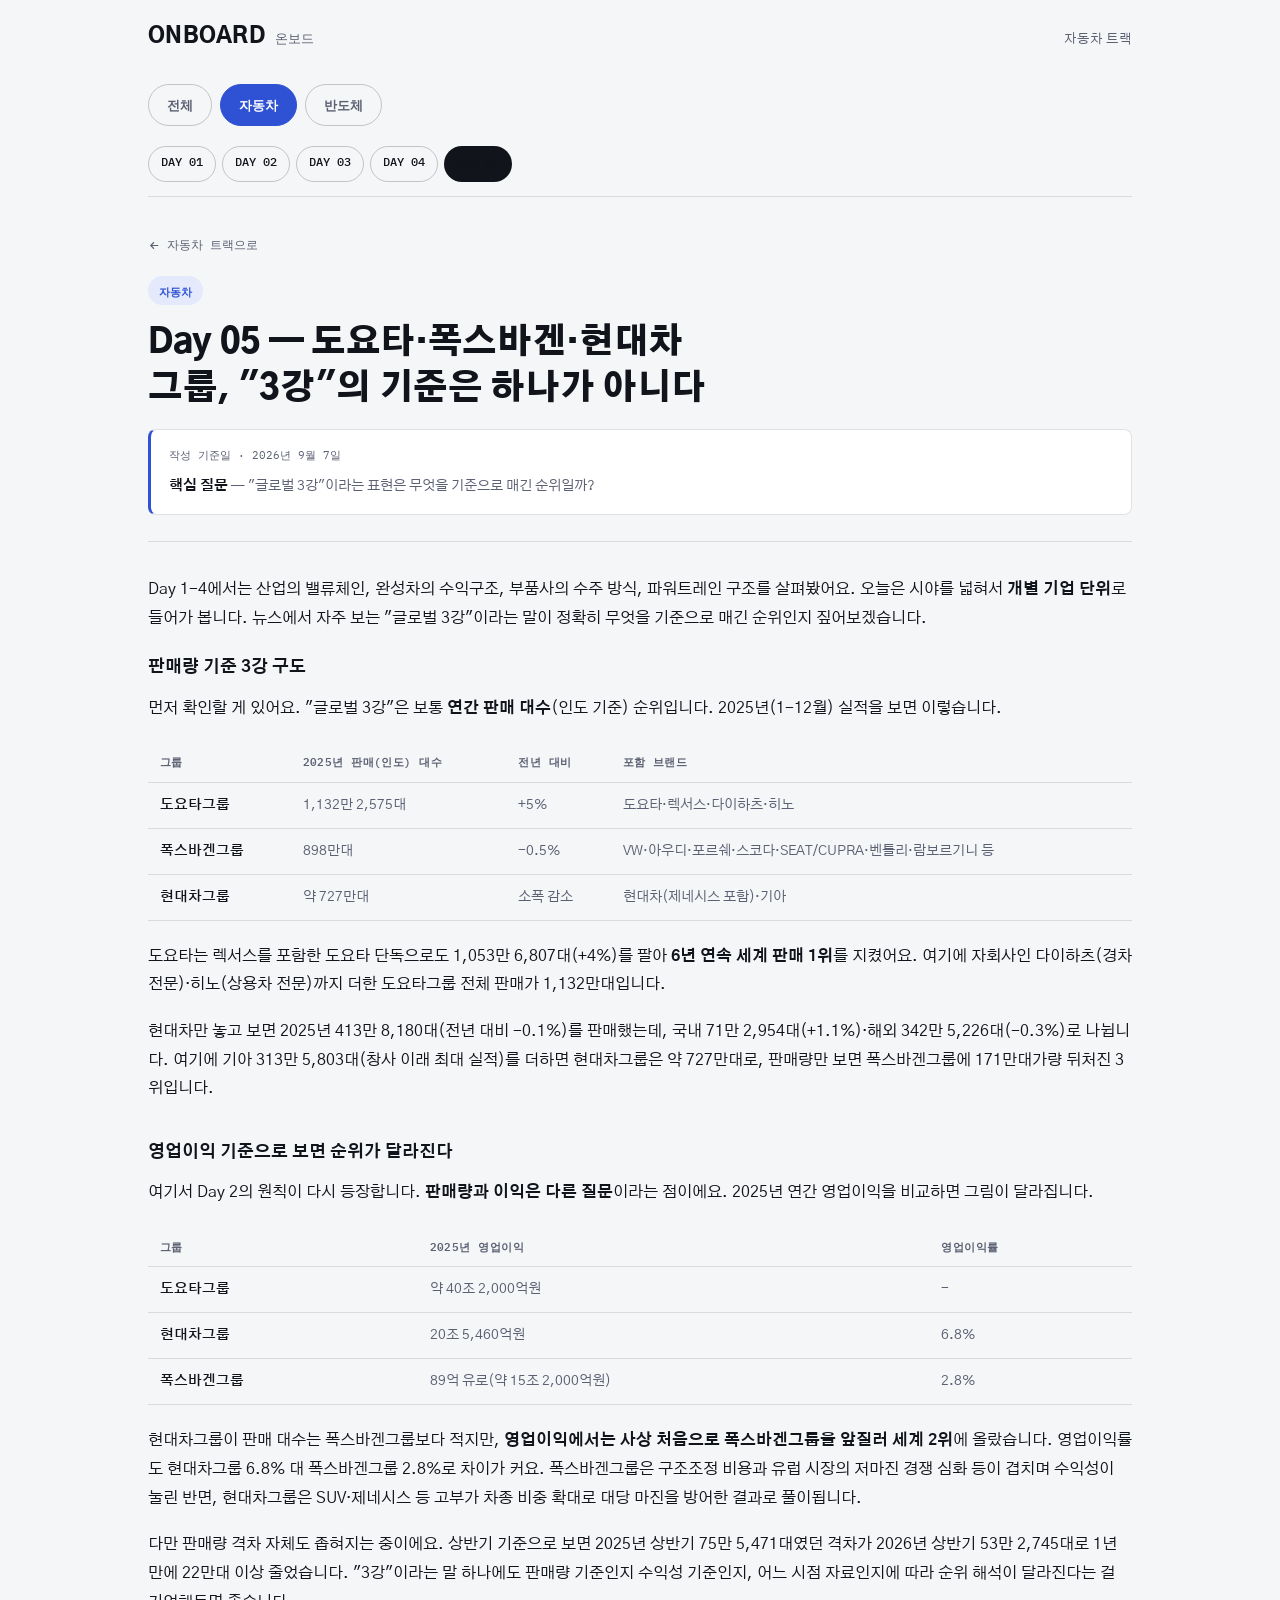
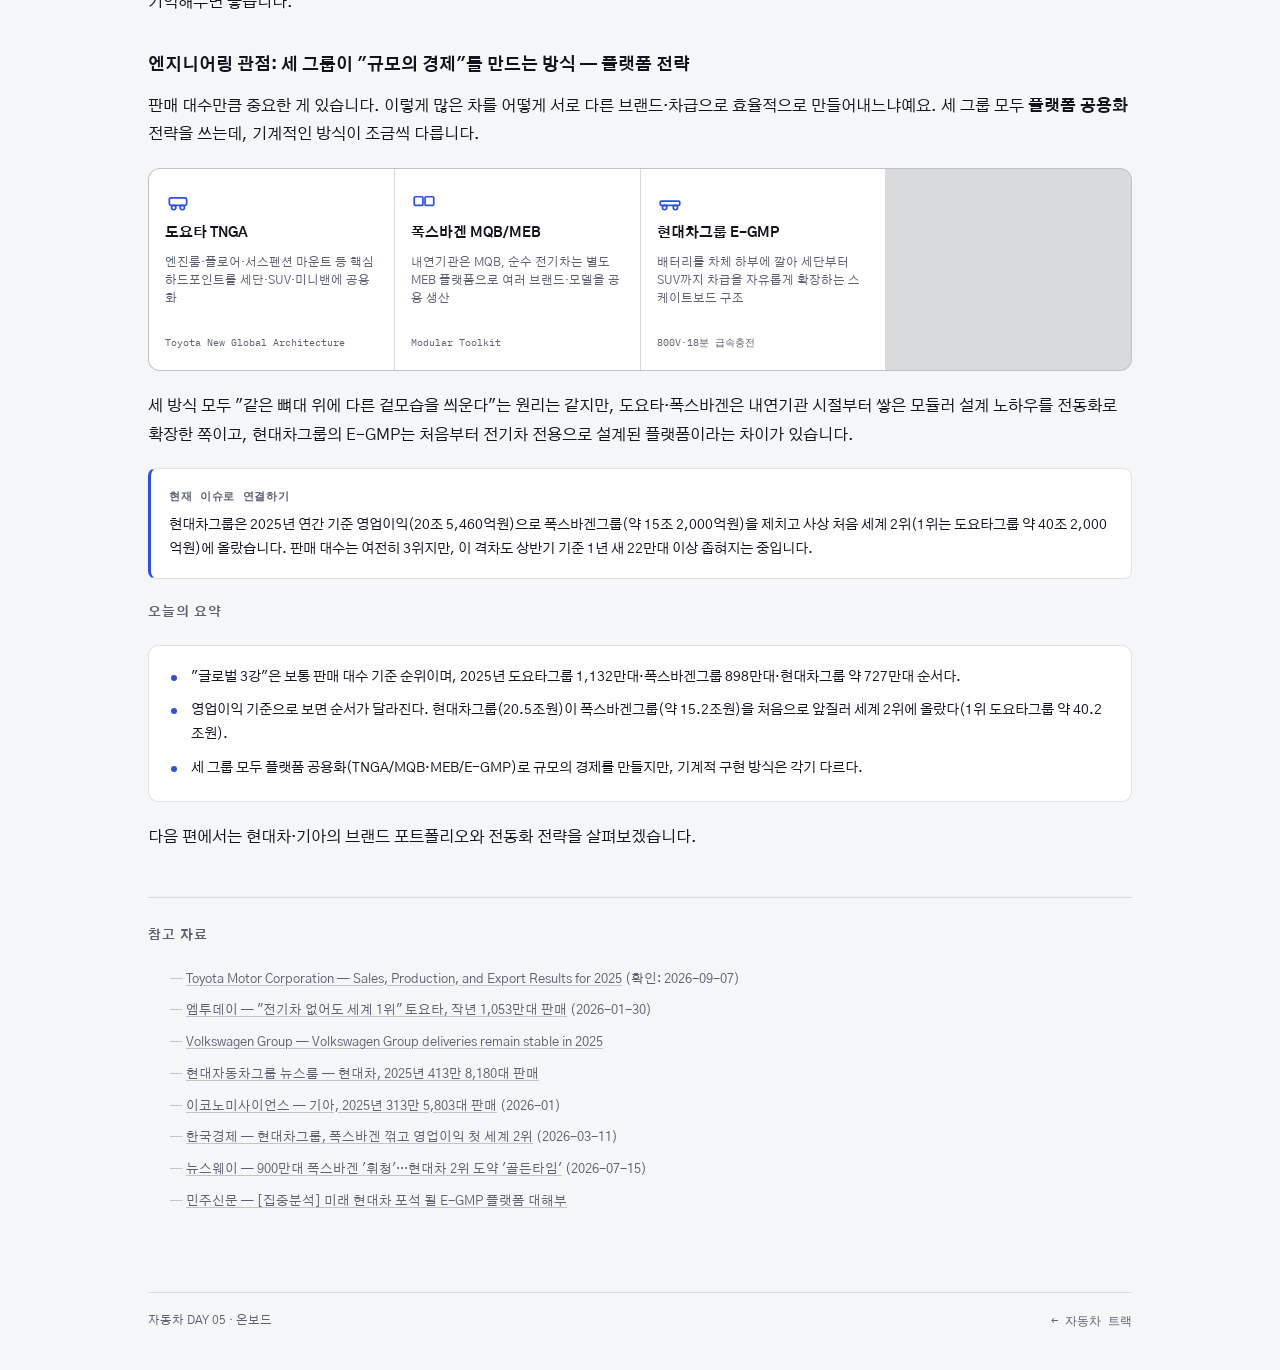
<file: auto/day-05.html>
<!doctype html>
<html lang="ko">
<head>
<meta charset="utf-8">
<meta name="viewport" content="width=device-width, initial-scale=1">
<title>Day 05 — 글로벌 완성차 3강 · 온보드</title>
<meta name="description" content="도요타·폭스바겐·현대차그룹, 글로벌 3강이라는 표현은 무엇을 기준으로 매긴 순위일까요.">
<meta property="og:title" content="Day 05 — 글로벌 완성차 3강 · 온보드">
<meta property="og:description" content="글로벌 3강이라는 표현은 무엇을 기준으로 매긴 순위일까요.">
<meta property="og:type" content="article">
<meta name="theme-color" content="#0B0D12">
<link rel="stylesheet" href="https://fonts.googleapis.com/css2?family=Gothic+A1:wght@400;500;700;900&family=IBM+Plex+Mono:wght@400;500;600&display=swap">
<link rel="stylesheet" href="../assets/style.css">
</head>
<body data-track="auto">

<div class="wrap">
  <header class="topbar">
    <div class="topbar-row">
      <div class="wordmark"><a href="../index.html">ONBOARD<span class="mono">온보드</span></a></div>
      <div class="tagline">자동차 트랙</div>
    </div>
    <nav class="trackbar" aria-label="트랙 선택">
      <a class="tracklink" href="../index.html">전체</a>
      <a class="tracklink t-auto" href="./index.html" aria-current="page">자동차</a>
      <a class="tracklink t-semi" href="../semi/index.html">반도체</a>
    </nav>
    <div class="daytabs">
      <a class="daytab done" href="./day-01.html">DAY 01</a>
      <a class="daytab done" href="./day-02.html">DAY 02</a>
      <a class="daytab done" href="./day-03.html">DAY 03</a>
      <a class="daytab done" href="./day-04.html">DAY 04</a>
      <a class="daytab done active" href="./day-05.html">DAY 05</a>
    </div>
  </header>
</div>

<div class="wrap-article">

  <div class="article-head">
    <a class="backlink" href="./index.html">
      <svg viewBox="0 0 24 24" fill="none" stroke="currentColor" stroke-width="2"><path d="M19 12H5M11 6l-6 6 6 6"/></svg>
      자동차 트랙으로
    </a>
    <div class="pill-row"><span class="pill auto">자동차</span></div>
    <h1>Day 05 — 도요타·폭스바겐·현대차그룹, "3강"의 기준은 하나가 아니다</h1>
    <div class="summary-block">
      <div class="meta">작성 기준일 · 2026년 9월 7일</div>
      <b>핵심 질문</b> — "글로벌 3강"이라는 표현은 무엇을 기준으로 매긴 순위일까?
    </div>
  </div>

  <article class="article-body">
    <p>Day 1-4에서는 산업의 밸류체인, 완성차의 수익구조, 부품사의 수주 방식, 파워트레인 구조를 살펴봤어요. 오늘은 시야를 넓혀서 <b>개별 기업 단위</b>로 들어가 봅니다. 뉴스에서 자주 보는 "글로벌 3강"이라는 말이 정확히 무엇을 기준으로 매긴 순위인지 짚어보겠습니다.</p>

    <h3>판매량 기준 3강 구도</h3>
    <p>먼저 확인할 게 있어요. "글로벌 3강"은 보통 <b>연간 판매 대수</b>(인도 기준) 순위입니다. 2025년(1-12월) 실적을 보면 이렇습니다.</p>
    <div class="table-scroll">
      <table class="data-table">
        <thead><tr><th>그룹</th><th>2025년 판매(인도) 대수</th><th>전년 대비</th><th>포함 브랜드</th></tr></thead>
        <tbody>
          <tr><td>도요타그룹</td><td>1,132만 2,575대</td><td>+5%</td><td>도요타·렉서스·다이하츠·히노</td></tr>
          <tr><td>폭스바겐그룹</td><td>898만대</td><td>-0.5%</td><td>VW·아우디·포르쉐·스코다·SEAT/CUPRA·벤틀리·람보르기니 등</td></tr>
          <tr><td>현대차그룹</td><td>약 727만대</td><td>소폭 감소</td><td>현대차(제네시스 포함)·기아</td></tr>
        </tbody>
      </table>
    </div>
    <p>도요타는 렉서스를 포함한 도요타 단독으로도 1,053만 6,807대(+4%)를 팔아 <b>6년 연속 세계 판매 1위</b>를 지켰어요. 여기에 자회사인 다이하츠(경차 전문)·히노(상용차 전문)까지 더한 도요타그룹 전체 판매가 1,132만대입니다.</p>
    <p>현대차만 놓고 보면 2025년 413만 8,180대(전년 대비 -0.1%)를 판매했는데, 국내 71만 2,954대(+1.1%)·해외 342만 5,226대(-0.3%)로 나뉩니다. 여기에 기아 313만 5,803대(창사 이래 최대 실적)를 더하면 현대차그룹은 약 727만대로, 판매량만 보면 폭스바겐그룹에 171만대가량 뒤처진 3위입니다.</p>

    <h3>영업이익 기준으로 보면 순위가 달라진다</h3>
    <p>여기서 Day 2의 원칙이 다시 등장합니다. <b>판매량과 이익은 다른 질문</b>이라는 점이에요. 2025년 연간 영업이익을 비교하면 그림이 달라집니다.</p>
    <div class="table-scroll">
      <table class="data-table">
        <thead><tr><th>그룹</th><th>2025년 영업이익</th><th>영업이익률</th></tr></thead>
        <tbody>
          <tr><td>도요타그룹</td><td>약 40조 2,000억원</td><td>-</td></tr>
          <tr><td>현대차그룹</td><td>20조 5,460억원</td><td>6.8%</td></tr>
          <tr><td>폭스바겐그룹</td><td>89억 유로(약 15조 2,000억원)</td><td>2.8%</td></tr>
        </tbody>
      </table>
    </div>
    <p>현대차그룹이 판매 대수는 폭스바겐그룹보다 적지만, <b>영업이익에서는 사상 처음으로 폭스바겐그룹을 앞질러 세계 2위</b>에 올랐습니다. 영업이익률도 현대차그룹 6.8% 대 폭스바겐그룹 2.8%로 차이가 커요. 폭스바겐그룹은 구조조정 비용과 유럽 시장의 저마진 경쟁 심화 등이 겹치며 수익성이 눌린 반면, 현대차그룹은 SUV·제네시스 등 고부가 차종 비중 확대로 대당 마진을 방어한 결과로 풀이됩니다.</p>
    <p>다만 판매량 격차 자체도 좁혀지는 중이에요. 상반기 기준으로 보면 2025년 상반기 75만 5,471대였던 격차가 2026년 상반기 53만 2,745대로 1년 만에 22만대 이상 줄었습니다. "3강"이라는 말 하나에도 판매량 기준인지 수익성 기준인지, 어느 시점 자료인지에 따라 순위 해석이 달라진다는 걸 기억해두면 좋습니다.</p>

    <h3>엔지니어링 관점: 세 그룹이 "규모의 경제"를 만드는 방식 — 플랫폼 전략</h3>
    <p>판매 대수만큼 중요한 게 있습니다. 이렇게 많은 차를 어떻게 서로 다른 브랜드·차급으로 효율적으로 만들어내느냐예요. 세 그룹 모두 <b>플랫폼 공용화</b> 전략을 쓰는데, 기계적인 방식이 조금씩 다릅니다.</p>
    <div class="modelgrid" id="platformGrid"></div>
    <p style="margin-top:22px;">세 방식 모두 "같은 뼈대 위에 다른 겉모습을 씌운다"는 원리는 같지만, 도요타·폭스바겐은 내연기관 시절부터 쌓은 모듈러 설계 노하우를 전동화로 확장한 쪽이고, 현대차그룹의 E-GMP는 처음부터 전기차 전용으로 설계된 플랫폼이라는 차이가 있습니다.</p>

    <div class="callout">
      <span class="cap">현재 이슈로 연결하기</span>
      <p style="margin:0;">현대차그룹은 2025년 연간 기준 영업이익(20조 5,460억원)으로 폭스바겐그룹(약 15조 2,000억원)을 제치고 사상 처음 세계 2위(1위는 도요타그룹 약 40조 2,000억원)에 올랐습니다. 판매 대수는 여전히 3위지만, 이 격차도 상반기 기준 1년 새 22만대 이상 좁혀지는 중입니다.</p>
    </div>

    <h2>오늘의 요약</h2>
    <div class="summary-card">
      <ul>
        <li>"글로벌 3강"은 보통 판매 대수 기준 순위이며, 2025년 도요타그룹 1,132만대·폭스바겐그룹 898만대·현대차그룹 약 727만대 순서다.</li>
        <li>영업이익 기준으로 보면 순서가 달라진다. 현대차그룹(20.5조원)이 폭스바겐그룹(약 15.2조원)을 처음으로 앞질러 세계 2위에 올랐다(1위 도요타그룹 약 40.2조원).</li>
        <li>세 그룹 모두 플랫폼 공용화(TNGA/MQB·MEB/E-GMP)로 규모의 경제를 만들지만, 기계적 구현 방식은 각기 다르다.</li>
      </ul>
    </div>
    <p style="margin-top:22px;">다음 편에서는 현대차·기아의 브랜드 포트폴리오와 전동화 전략을 살펴보겠습니다.</p>

    <h2>참고 자료</h2>
    <ul class="refs">
      <li><a href="https://global.toyota/en/company/profile/production-sales-figures/202512.html">Toyota Motor Corporation — Sales, Production, and Export Results for 2025</a> (확인: 2026-09-07)</li>
      <li><a href="https://www.autodaily.co.kr/news/articleView.html?idxno=541197">엠투데이 — "전기차 없어도 세계 1위" 토요타, 작년 1,053만대 판매</a> (2026-01-30)</li>
      <li><a href="https://www.volkswagen-group.com/en/press-releases/volkswagen-group-deliveries-remain-stable-in-2025-20095">Volkswagen Group — Volkswagen Group deliveries remain stable in 2025</a></li>
      <li><a href="https://www.hyundaimotorgroup.com/ko/news/hyundai-motor-company-sales-4138180-units-2025">현대자동차그룹 뉴스룸 — 현대차, 2025년 413만 8,180대 판매</a></li>
      <li><a href="https://www.e-science.co.kr/news/articleView.html?idxno=121092">이코노미사이언스 — 기아, 2025년 313만 5,803대 판매</a> (2026-01)</li>
      <li><a href="https://www.hankyung.com/article/2026031146251">한국경제 — 현대차그룹, 폭스바겐 꺾고 영업이익 첫 세계 2위</a> (2026-03-11)</li>
      <li><a href="https://www.newsway.co.kr/news/view?ud=2026071514434334756">뉴스웨이 — 900만대 폭스바겐 '휘청'···현대차 2위 도약 '골든타임'</a> (2026-07-15)</li>
      <li><a href="https://www.iminju.net/news/articleView.html?idxno=71003">민주신문 — [집중분석] 미래 현대차 포석 될 E-GMP 플랫폼 대해부</a></li>
    </ul>
  </article>
</div>

<div class="wrap">
  <footer>
    <span>자동차 DAY 05 · 온보드</span>
    <a href="./index.html" class="mono">← 자동차 트랙</a>
  </footer>
</div>

<script src="../assets/site.js"></script>
<script>
  ONBOARD_buildModelGrid(document.getElementById('platformGrid'), [
    {cls:'', label:'도요타 TNGA', desc:'엔진룸·플로어·서스펜션 마운트 등 핵심 하드포인트를 세단·SUV·미니밴에 공용화', ex:'Toyota New Global Architecture', icon:'<rect x="4" y="10" width="16" height="7" rx="1.5"/><circle cx="8" cy="19" r="2"/><circle cx="16" cy="19" r="2"/>'},
    {cls:'auto-m', label:'폭스바겐 MQB/MEB', desc:'내연기관은 MQB, 순수 전기차는 별도 MEB 플랫폼으로 여러 브랜드·모델을 공용 생산', ex:'Modular Toolkit', icon:'<rect x="3" y="9" width="8" height="8" rx="1"/><rect x="13" y="9" width="8" height="8" rx="1"/>'},
    {cls:'', label:'현대차그룹 E-GMP', desc:'배터리를 차체 하부에 깔아 세단부터 SUV까지 차급을 자유롭게 확장하는 스케이트보드 구조', ex:'800V·18분 급속충전', icon:'<rect x="3" y="13" width="18" height="4" rx="1"/><circle cx="7" cy="19" r="2"/><circle cx="17" cy="19" r="2"/>'}
  ]);
</script>
</body>
</html>
</file>
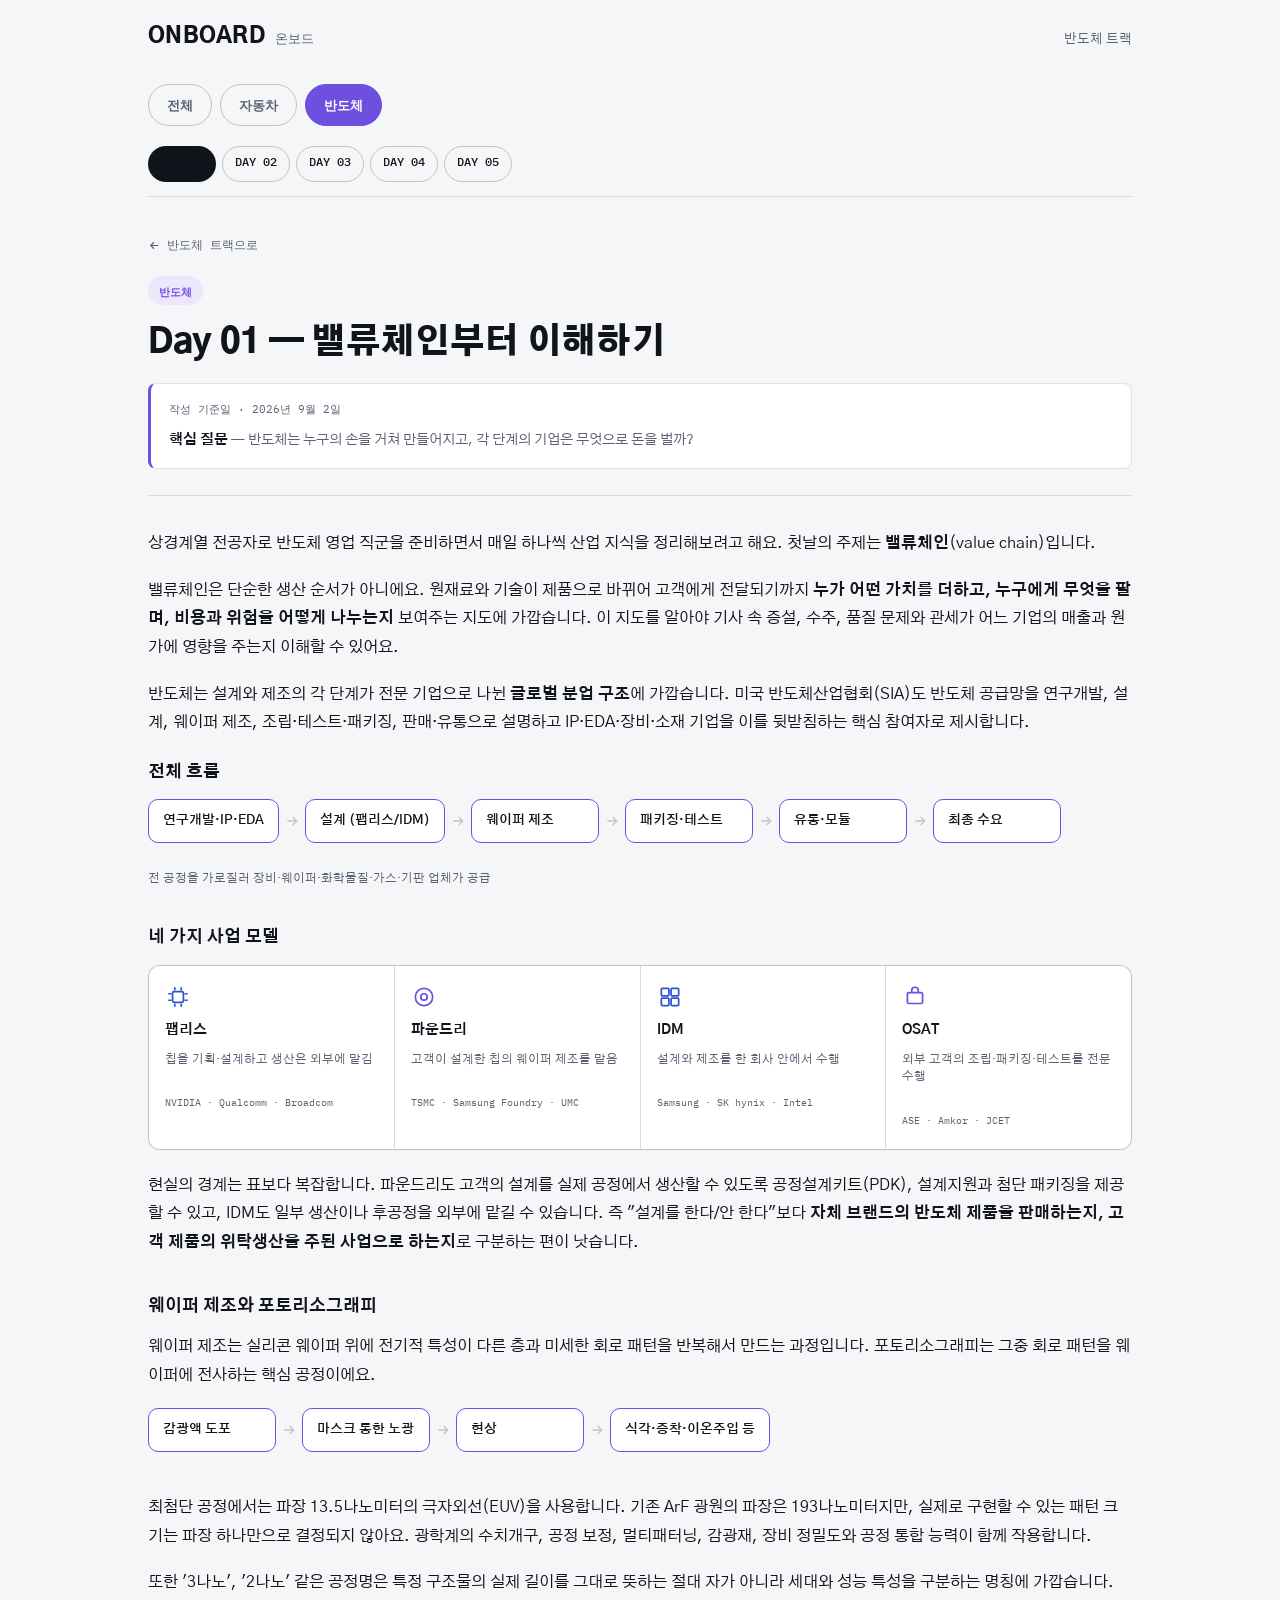
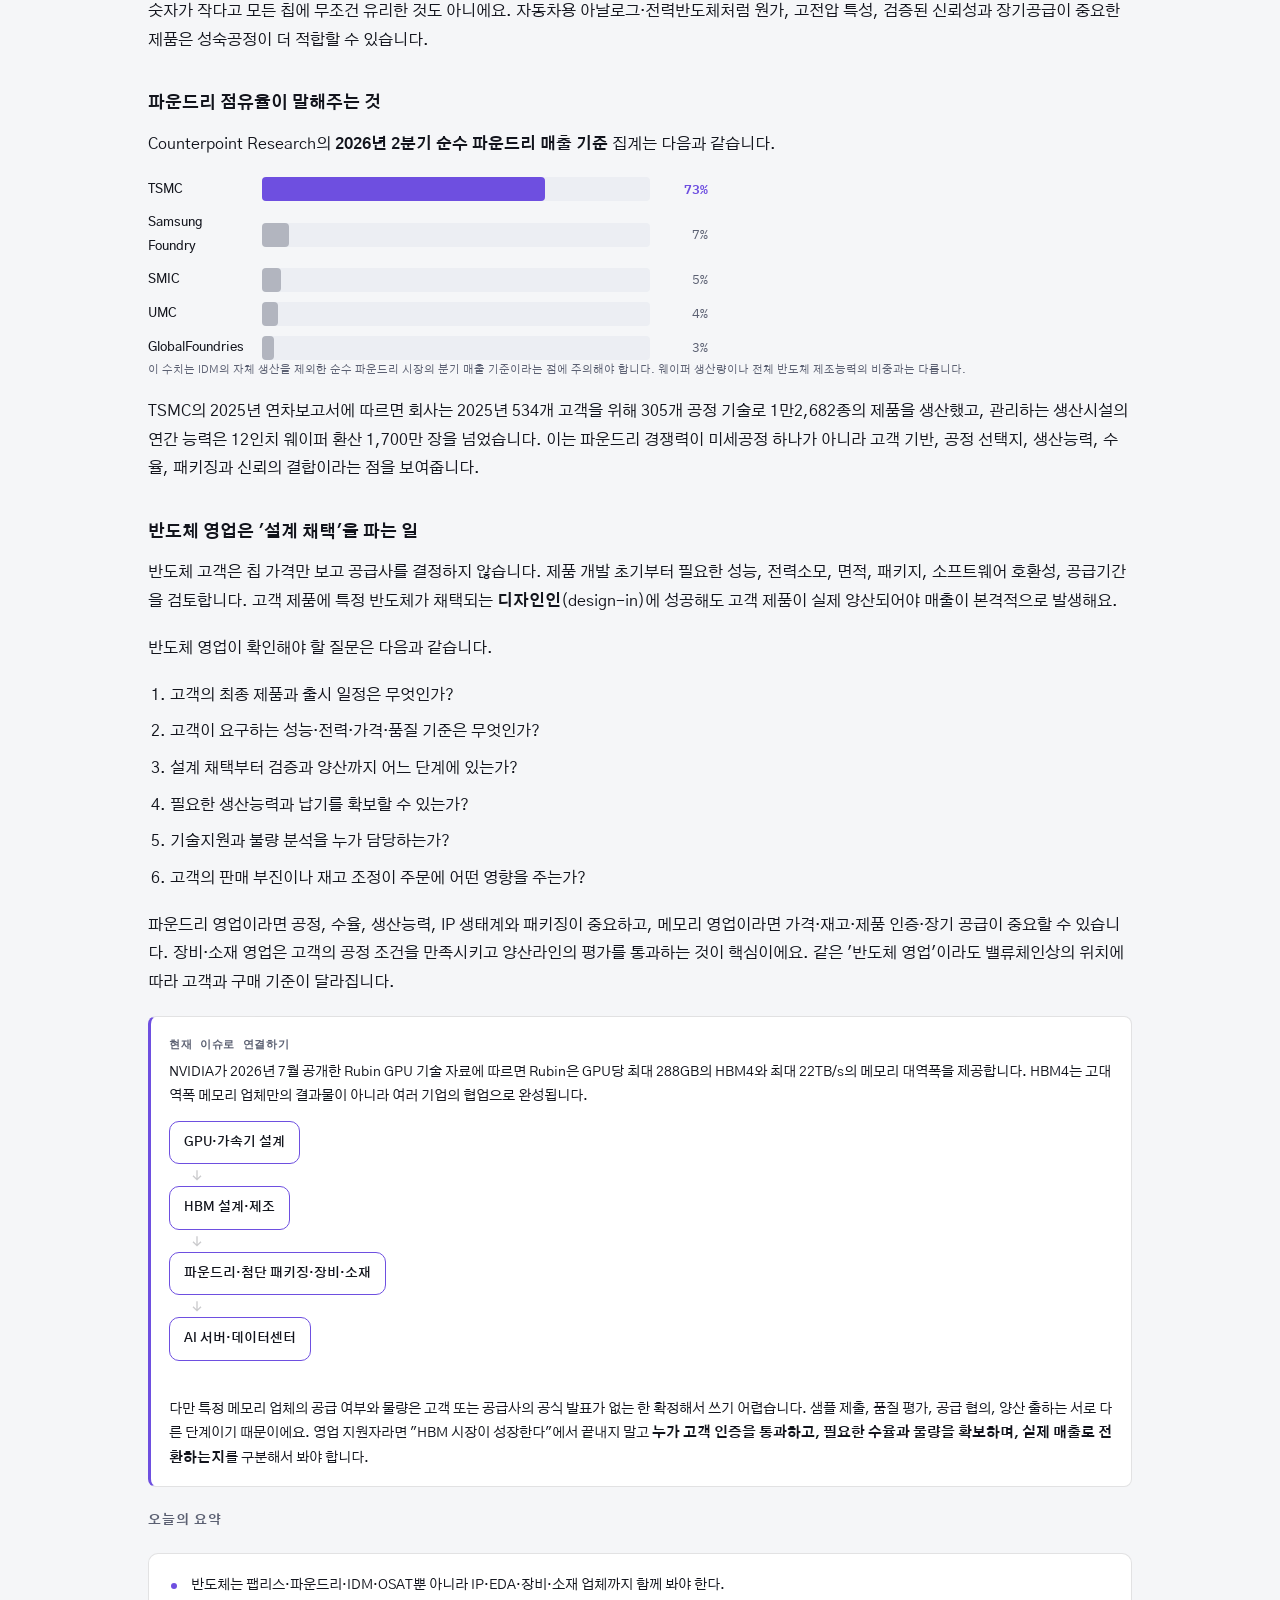
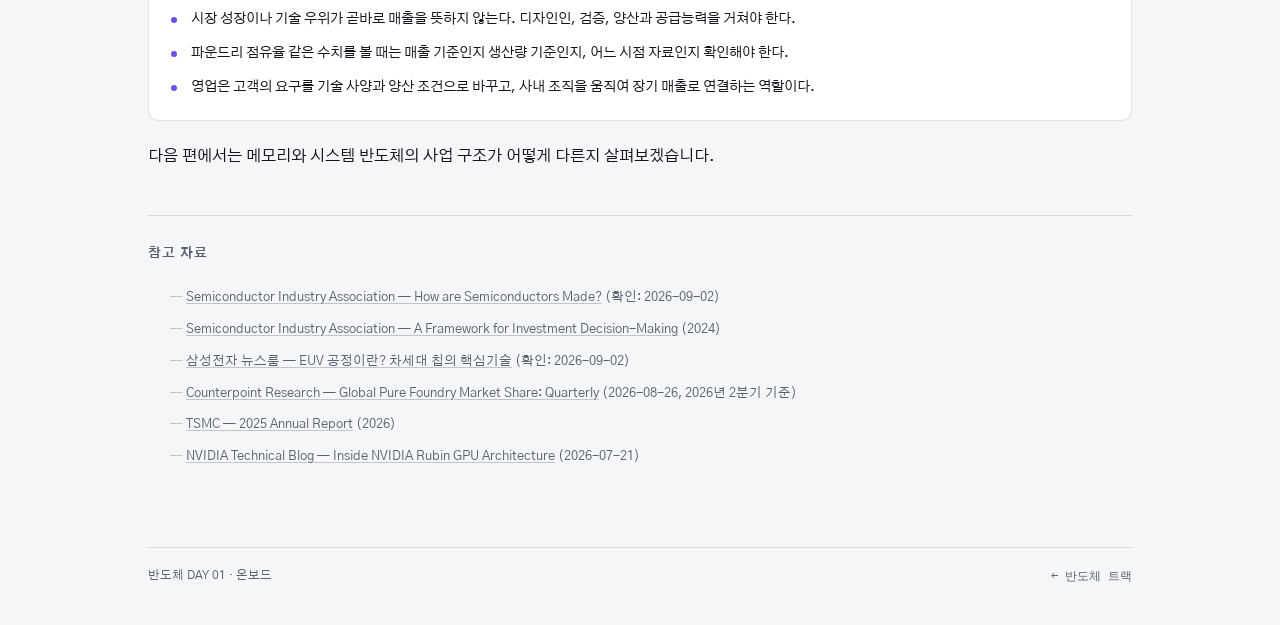
<file: semi/day-01.html>
<!doctype html>
<html lang="ko">
<head>
<meta charset="utf-8">
<meta name="viewport" content="width=device-width, initial-scale=1">
<title>Day 01 — 반도체 밸류체인부터 이해하기 · 온보드</title>
<meta name="description" content="반도체는 누구의 손을 거쳐 만들어지고, 각 단계의 기업은 무엇으로 돈을 벌까요. 설계-파운드리-패키징으로 이어지는 반도체 산업의 지도를 처음 그려봅니다.">
<meta property="og:title" content="Day 01 — 반도체 밸류체인부터 이해하기 · 온보드">
<meta property="og:description" content="설계-파운드리-패키징으로 이어지는 반도체 산업의 지도를 처음 그려봅니다.">
<meta property="og:type" content="article">
<meta name="theme-color" content="#0B0D12">
<link rel="stylesheet" href="https://fonts.googleapis.com/css2?family=Gothic+A1:wght@400;500;700;900&family=IBM+Plex+Mono:wght@400;500;600&display=swap">
<link rel="stylesheet" href="../assets/style.css">
</head>
<body data-track="semi">

<div class="wrap">
  <header class="topbar">
    <div class="topbar-row">
      <div class="wordmark"><a href="../index.html">ONBOARD<span class="mono">온보드</span></a></div>
      <div class="tagline">반도체 트랙</div>
    </div>
    <nav class="trackbar" aria-label="트랙 선택">
      <a class="tracklink" href="../index.html">전체</a>
      <a class="tracklink t-auto" href="../auto/index.html">자동차</a>
      <a class="tracklink t-semi" href="./index.html" aria-current="page">반도체</a>
    </nav>
    <div class="daytabs">
      <a class="daytab done active" href="./day-01.html">DAY 01</a>
      <a class="daytab done" href="./day-02.html">DAY 02</a>
      <a class="daytab done" href="./day-03.html">DAY 03</a>
      <a class="daytab done" href="./day-04.html">DAY 04</a>
      <a class="daytab done" href="./day-05.html">DAY 05</a>
    </div>
  </header>
</div>

<div class="wrap-article">

  <div class="article-head">
    <a class="backlink" href="./index.html">
      <svg viewBox="0 0 24 24" fill="none" stroke="currentColor" stroke-width="2"><path d="M19 12H5M11 6l-6 6 6 6"/></svg>
      반도체 트랙으로
    </a>
    <div class="pill-row"><span class="pill semi">반도체</span></div>
    <h1>Day 01 — 밸류체인부터 이해하기</h1>
    <div class="summary-block">
      <div class="meta">작성 기준일 · 2026년 9월 2일</div>
      <b>핵심 질문</b> — 반도체는 누구의 손을 거쳐 만들어지고, 각 단계의 기업은 무엇으로 돈을 벌까?
    </div>
  </div>

  <article class="article-body">
    <p>상경계열 전공자로 반도체 영업 직군을 준비하면서 매일 하나씩 산업 지식을 정리해보려고 해요. 첫날의 주제는 <b>밸류체인</b>(value chain)입니다.</p>
    <p>밸류체인은 단순한 생산 순서가 아니에요. 원재료와 기술이 제품으로 바뀌어 고객에게 전달되기까지 <b>누가 어떤 가치를 더하고, 누구에게 무엇을 팔며, 비용과 위험을 어떻게 나누는지</b> 보여주는 지도에 가깝습니다. 이 지도를 알아야 기사 속 증설, 수주, 품질 문제와 관세가 어느 기업의 매출과 원가에 영향을 주는지 이해할 수 있어요.</p>
    <p>반도체는 설계와 제조의 각 단계가 전문 기업으로 나뉜 <b>글로벌 분업 구조</b>에 가깝습니다. 미국 반도체산업협회(SIA)도 반도체 공급망을 연구개발, 설계, 웨이퍼 제조, 조립·테스트·패키징, 판매·유통으로 설명하고 IP·EDA·장비·소재 기업을 이를 뒷받침하는 핵심 참여자로 제시합니다.</p>

    <h3>전체 흐름</h3>
    <div class="flow" id="flowSemi"></div>
    <p class="vizcap">전 공정을 가로질러 장비·웨이퍼·화학물질·가스·기판 업체가 공급</p>

    <h3>네 가지 사업 모델</h3>
    <div class="modelgrid" id="modelGrid"></div>
    <p style="margin-top:22px;">현실의 경계는 표보다 복잡합니다. 파운드리도 고객의 설계를 실제 공정에서 생산할 수 있도록 공정설계키트(PDK), 설계지원과 첨단 패키징을 제공할 수 있고, IDM도 일부 생산이나 후공정을 외부에 맡길 수 있습니다. 즉 "설계를 한다/안 한다"보다 <b>자체 브랜드의 반도체 제품을 판매하는지, 고객 제품의 위탁생산을 주된 사업으로 하는지</b>로 구분하는 편이 낫습니다.</p>

    <h3>웨이퍼 제조와 포토리소그래피</h3>
    <p>웨이퍼 제조는 실리콘 웨이퍼 위에 전기적 특성이 다른 층과 미세한 회로 패턴을 반복해서 만드는 과정입니다. 포토리소그래피는 그중 회로 패턴을 웨이퍼에 전사하는 핵심 공정이에요.</p>
    <div class="flow" id="flowLitho"></div>
    <p style="margin-top:22px;">최첨단 공정에서는 파장 13.5나노미터의 극자외선(EUV)을 사용합니다. 기존 ArF 광원의 파장은 193나노미터지만, 실제로 구현할 수 있는 패턴 크기는 파장 하나만으로 결정되지 않아요. 광학계의 수치개구, 공정 보정, 멀티패터닝, 감광재, 장비 정밀도와 공정 통합 능력이 함께 작용합니다.</p>
    <p>또한 '3나노', '2나노' 같은 공정명은 특정 구조물의 실제 길이를 그대로 뜻하는 절대 자가 아니라 세대와 성능 특성을 구분하는 명칭에 가깝습니다. 숫자가 작다고 모든 칩에 무조건 유리한 것도 아니에요. 자동차용 아날로그·전력반도체처럼 원가, 고전압 특성, 검증된 신뢰성과 장기공급이 중요한 제품은 성숙공정이 더 적합할 수 있습니다.</p>

    <h3>파운드리 점유율이 말해주는 것</h3>
    <p>Counterpoint Research의 <b>2026년 2분기 순수 파운드리 매출 기준</b> 집계는 다음과 같습니다.</p>
    <div class="barchart">
      <div class="barrow lead"><span class="barname">TSMC</span><div class="bartrack"><div class="barfill lead" style="width:73%"></div></div><span class="barval">73%</span></div>
      <div class="barrow"><span class="barname">Samsung Foundry</span><div class="bartrack"><div class="barfill" style="width:7%"></div></div><span class="barval">7%</span></div>
      <div class="barrow"><span class="barname">SMIC</span><div class="bartrack"><div class="barfill" style="width:5%"></div></div><span class="barval">5%</span></div>
      <div class="barrow"><span class="barname">UMC</span><div class="bartrack"><div class="barfill" style="width:4%"></div></div><span class="barval">4%</span></div>
      <div class="barrow"><span class="barname">GlobalFoundries</span><div class="bartrack"><div class="barfill" style="width:3%"></div></div><span class="barval">3%</span></div>
    </div>
    <p class="barsource">이 수치는 IDM의 자체 생산을 제외한 순수 파운드리 시장의 분기 매출 기준이라는 점에 주의해야 합니다. 웨이퍼 생산량이나 전체 반도체 제조능력의 비중과는 다릅니다.</p>
    <p style="margin-top:18px;">TSMC의 2025년 연차보고서에 따르면 회사는 2025년 534개 고객을 위해 305개 공정 기술로 1만2,682종의 제품을 생산했고, 관리하는 생산시설의 연간 능력은 12인치 웨이퍼 환산 1,700만 장을 넘었습니다. 이는 파운드리 경쟁력이 미세공정 하나가 아니라 고객 기반, 공정 선택지, 생산능력, 수율, 패키징과 신뢰의 결합이라는 점을 보여줍니다.</p>

    <h3>반도체 영업은 '설계 채택'을 파는 일</h3>
    <p>반도체 고객은 칩 가격만 보고 공급사를 결정하지 않습니다. 제품 개발 초기부터 필요한 성능, 전력소모, 면적, 패키지, 소프트웨어 호환성, 공급기간을 검토합니다. 고객 제품에 특정 반도체가 채택되는 <b>디자인인</b>(design-in)에 성공해도 고객 제품이 실제 양산되어야 매출이 본격적으로 발생해요.</p>
    <p>반도체 영업이 확인해야 할 질문은 다음과 같습니다.</p>
    <ol>
      <li>고객의 최종 제품과 출시 일정은 무엇인가?</li>
      <li>고객이 요구하는 성능·전력·가격·품질 기준은 무엇인가?</li>
      <li>설계 채택부터 검증과 양산까지 어느 단계에 있는가?</li>
      <li>필요한 생산능력과 납기를 확보할 수 있는가?</li>
      <li>기술지원과 불량 분석을 누가 담당하는가?</li>
      <li>고객의 판매 부진이나 재고 조정이 주문에 어떤 영향을 주는가?</li>
    </ol>
    <p>파운드리 영업이라면 공정, 수율, 생산능력, IP 생태계와 패키징이 중요하고, 메모리 영업이라면 가격·재고·제품 인증·장기 공급이 중요할 수 있습니다. 장비·소재 영업은 고객의 공정 조건을 만족시키고 양산라인의 평가를 통과하는 것이 핵심이에요. 같은 '반도체 영업'이라도 밸류체인상의 위치에 따라 고객과 구매 기준이 달라집니다.</p>

    <div class="callout">
      <span class="cap">현재 이슈로 연결하기</span>
      <p style="margin:0 0 12px;">NVIDIA가 2026년 7월 공개한 Rubin GPU 기술 자료에 따르면 Rubin은 GPU당 최대 288GB의 HBM4와 최대 22TB/s의 메모리 대역폭을 제공합니다. HBM4는 고대역폭 메모리 업체만의 결과물이 아니라 여러 기업의 협업으로 완성됩니다.</p>
      <div class="flow vertical" id="flowHBM"></div>
      <p style="margin:16px 0 0;">다만 특정 메모리 업체의 공급 여부와 물량은 고객 또는 공급사의 공식 발표가 없는 한 확정해서 쓰기 어렵습니다. 샘플 제출, 품질 평가, 공급 협의, 양산 출하는 서로 다른 단계이기 때문이에요. 영업 지원자라면 "HBM 시장이 성장한다"에서 끝내지 말고 <b>누가 고객 인증을 통과하고, 필요한 수율과 물량을 확보하며, 실제 매출로 전환하는지</b>를 구분해서 봐야 합니다.</p>
    </div>

    <h2>오늘의 요약</h2>
    <div class="summary-card">
      <ul>
        <li>반도체는 팹리스·파운드리·IDM·OSAT뿐 아니라 IP·EDA·장비·소재 업체까지 함께 봐야 한다.</li>
        <li>시장 성장이나 기술 우위가 곧바로 매출을 뜻하지 않는다. 디자인인, 검증, 양산과 공급능력을 거쳐야 한다.</li>
        <li>파운드리 점유율 같은 수치를 볼 때는 매출 기준인지 생산량 기준인지, 어느 시점 자료인지 확인해야 한다.</li>
        <li>영업은 고객의 요구를 기술 사양과 양산 조건으로 바꾸고, 사내 조직을 움직여 장기 매출로 연결하는 역할이다.</li>
      </ul>
    </div>
    <p style="margin-top:22px;">다음 편에서는 메모리와 시스템 반도체의 사업 구조가 어떻게 다른지 살펴보겠습니다.</p>

    <h2>참고 자료</h2>
    <ul class="refs">
      <li><a href="https://www.semiconductors.org/semiconductors-101/how-are-semiconductors-made/">Semiconductor Industry Association — How are Semiconductors Made?</a> (확인: 2026-09-02)</li>
      <li><a href="https://www.semiconductors.org/wp-content/uploads/2024/08/Attracting-Chips-Investment_Industry-Recommendations-for-Policymakers_full-report.pdf">Semiconductor Industry Association — A Framework for Investment Decision-Making</a> (2024)</li>
      <li><a href="https://news.samsung.com/kr/euv-%EA%B3%B5%EC%A0%95%EC%9D%B4%EB%9E%80-%EC%B0%A8%EC%84%B8%EB%8C%80-%EC%B9%A9%EC%9D%98-%ED%95%B5%EC%8B%AC%EA%B8%B0%EC%88%A0">삼성전자 뉴스룸 — EUV 공정이란? 차세대 칩의 핵심기술</a> (확인: 2026-09-02)</li>
      <li><a href="https://counterpointresearch.com/en/insights/global-semiconductor-foundry-market-share">Counterpoint Research — Global Pure Foundry Market Share: Quarterly</a> (2026-08-26, 2026년 2분기 기준)</li>
      <li><a href="https://investor.tsmc.com/static/annualReports/2025/english/index.html">TSMC — 2025 Annual Report</a> (2026)</li>
      <li><a href="https://developer.nvidia.com/blog/inside-nvidia-rubin-gpu-architecture-powering-the-era-of-agentic-ai/">NVIDIA Technical Blog — Inside NVIDIA Rubin GPU Architecture</a> (2026-07-21)</li>
    </ul>
  </article>
</div>

<div class="wrap">
  <footer>
    <span>반도체 DAY 01 · 온보드</span>
    <a href="./index.html" class="mono">← 반도체 트랙</a>
  </footer>
</div>

<script src="../assets/site.js"></script>
<script>
  ONBOARD_buildFlow(document.getElementById('flowSemi'), [
    {label:'연구개발·IP·EDA', tip:'설계 자산(IP)과 설계 도구(EDA)를 제공하는 최상단 생태계'},
    {label:'설계 (팹리스/IDM)', tip:'팹리스는 설계만, IDM은 설계+생산을 함께 수행'},
    {label:'웨이퍼 제조', tip:'파운드리(위탁생산) 또는 IDM 자체 라인에서 웨이퍼에 회로를 새김'},
    {label:'패키징·테스트', tip:'OSAT가 전문 수행하거나 IDM이 자체 후공정을 진행'},
    {label:'유통·모듈', tip:'전자제품 제조사에 부품·모듈 형태로 공급'},
    {label:'최종 수요', tip:'데이터센터, 자동차, 스마트폰 등 실제 반도체 수요처'}
  ], 'semi');

  ONBOARD_buildFlow(document.getElementById('flowLitho'), [
    {label:'감광액 도포', tip:'웨이퍼 표면에 빛에 반응하는 감광액을 얇게 바름'},
    {label:'마스크 통한 노광', tip:'회로 패턴이 새겨진 마스크로 빛을 쏘아 패턴을 전사'},
    {label:'현상', tip:'빛에 노출된 부분을 선택적으로 제거해 패턴을 드러냄'},
    {label:'식각·증착·이온주입 등', tip:'패턴을 따라 깎거나 물질을 쌓거나 이온을 주입 — 이 사이클을 반복'}
  ], 'semi');

  ONBOARD_buildFlow(document.getElementById('flowHBM'), [
    {label:'GPU·가속기 설계', tip:'성능·전력·인터페이스를 HBM과 공동 최적화'},
    {label:'HBM 설계·제조', tip:'DRAM을 적층해 고대역폭을 구현'},
    {label:'파운드리·첨단 패키징·장비·소재', tip:'적층·연결·검사를 포함한 후공정과 이를 뒷받침하는 장비·소재'},
    {label:'AI 서버·데이터센터', tip:'최종적으로 GPU와 HBM이 탑재되는 곳'}
  ], 'semi', {vertical:true});

  ONBOARD_buildModelGrid(document.getElementById('modelGrid'), [
    {cls:'', label:'팹리스', desc:'칩을 기획·설계하고 생산은 외부에 맡김', ex:'NVIDIA · Qualcomm · Broadcom', icon:'<path d="M9 3v3M15 3v3M9 18v3M15 18v3M3 9h3M3 15h3M18 9h3M18 15h3"/><rect x="7" y="7" width="10" height="10" rx="1.5"/>'},
    {cls:'semi-m', label:'파운드리', desc:'고객이 설계한 칩의 웨이퍼 제조를 맡음', ex:'TSMC · Samsung Foundry · UMC', icon:'<circle cx="12" cy="12" r="8"/><circle cx="12" cy="12" r="3"/>'},
    {cls:'', label:'IDM', desc:'설계와 제조를 한 회사 안에서 수행', ex:'Samsung · SK hynix · Intel', icon:'<rect x="4" y="4" width="7" height="7" rx="1"/><rect x="13" y="4" width="7" height="7" rx="1"/><rect x="4" y="13" width="7" height="7" rx="1"/><rect x="13" y="13" width="7" height="7" rx="1"/>'},
    {cls:'semi-m', label:'OSAT', desc:'외부 고객의 조립·패키징·테스트를 전문 수행', ex:'ASE · Amkor · JCET', icon:'<rect x="5" y="8" width="14" height="10" rx="1.5"/><path d="M9 8V6a3 3 0 0 1 6 0v2"/>'}
  ]);
</script>
</body>
</html>
</file>
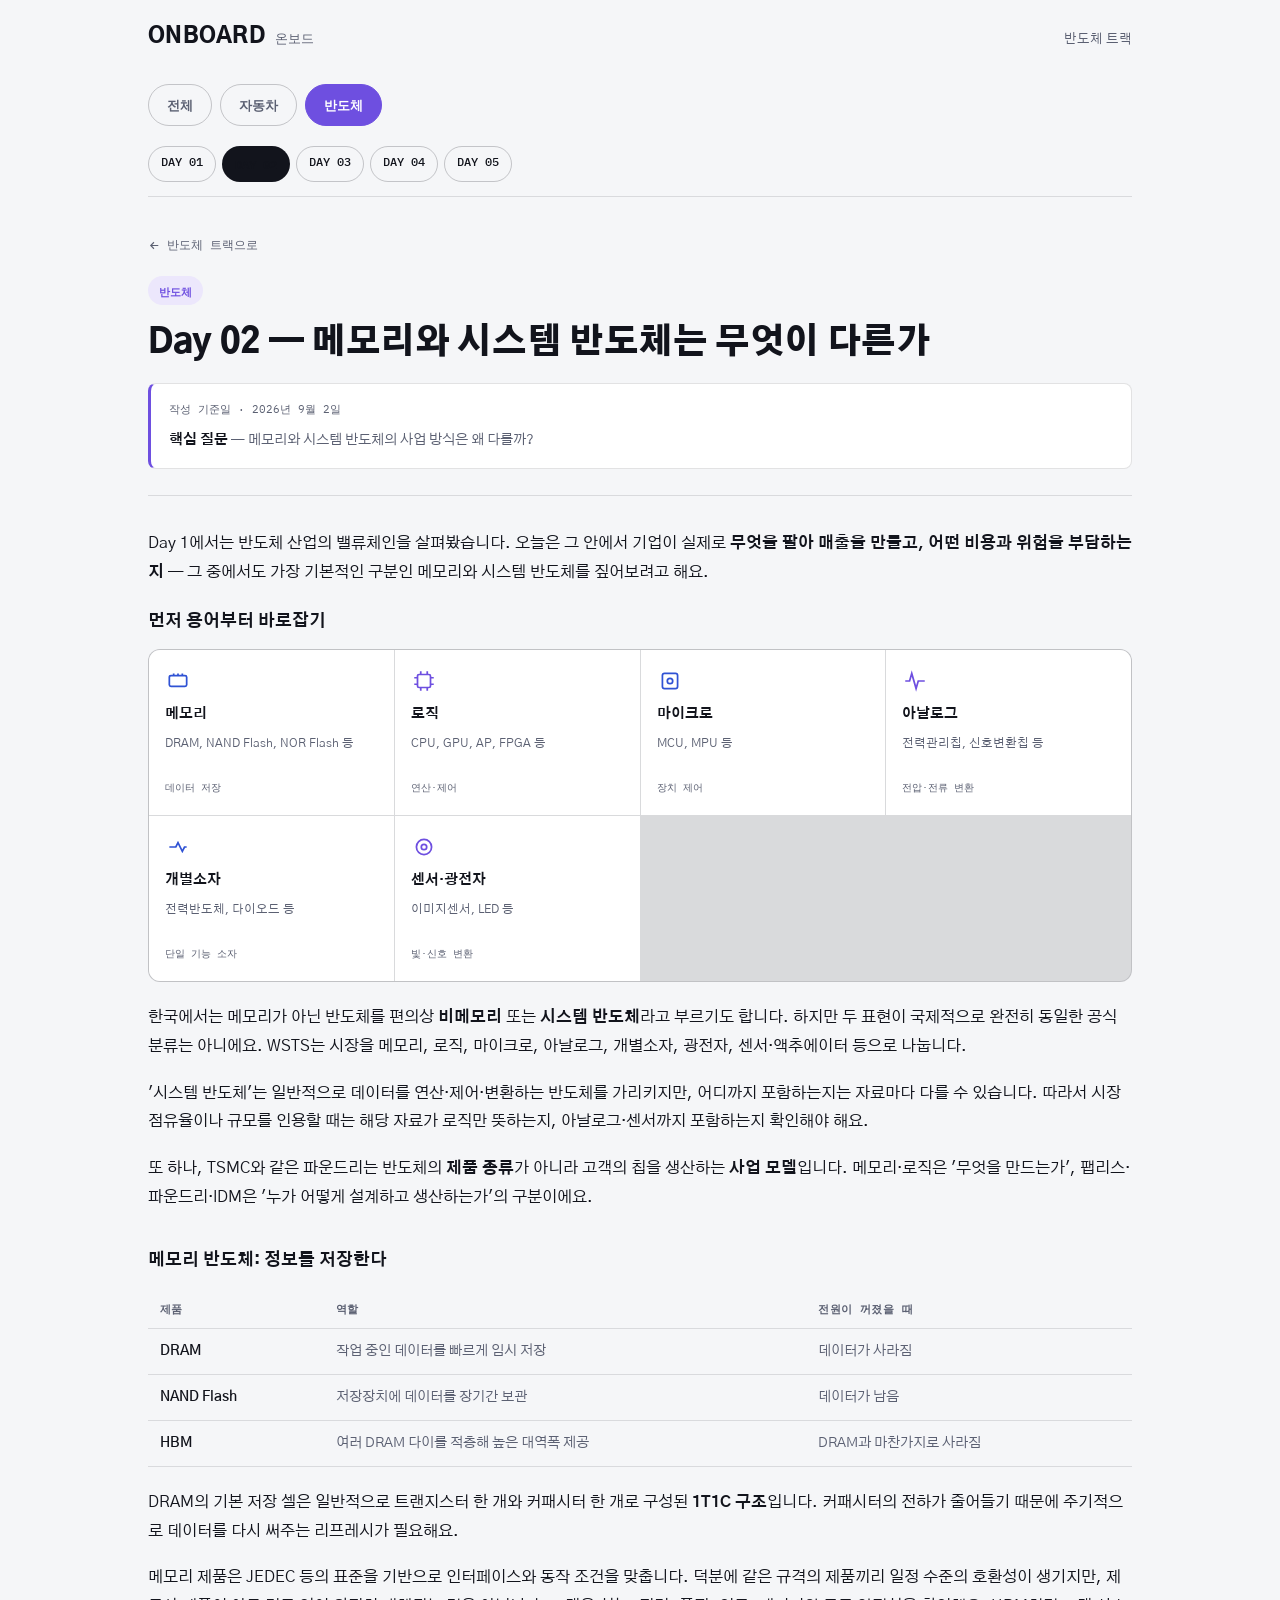
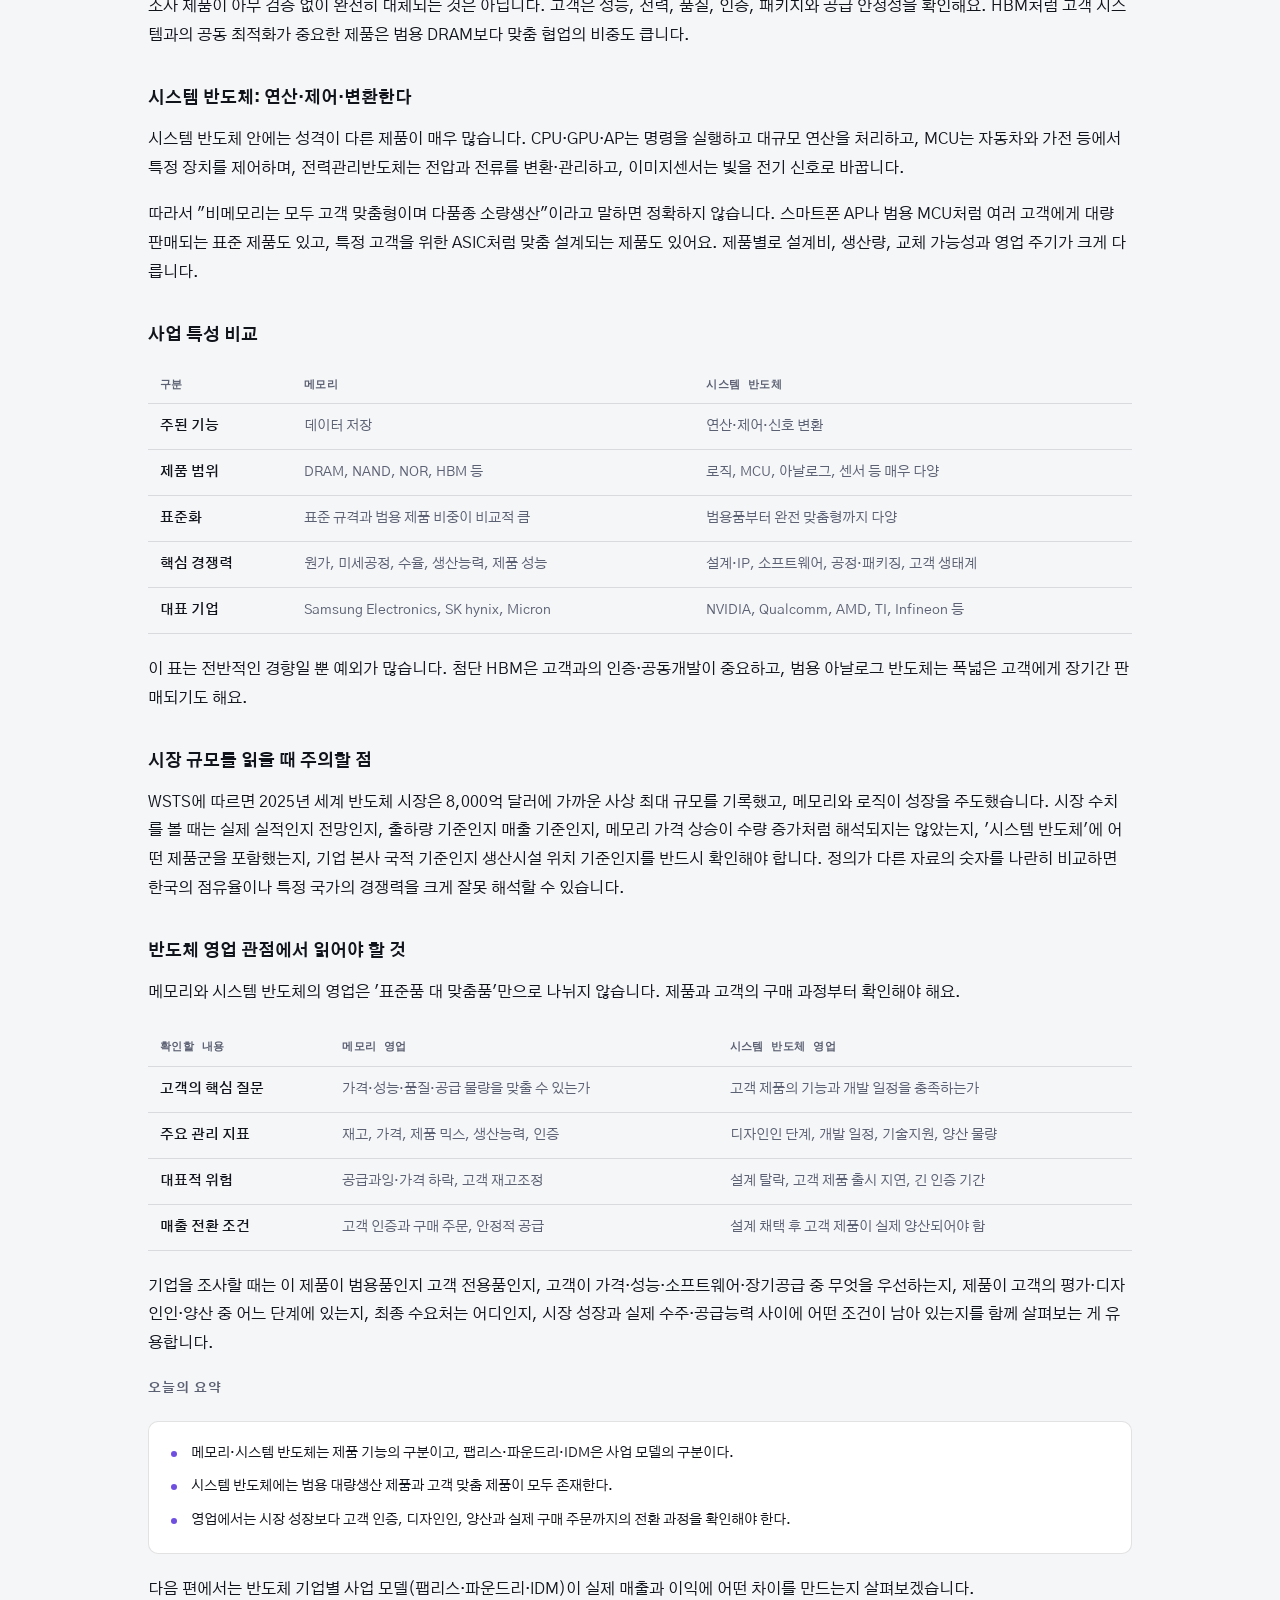
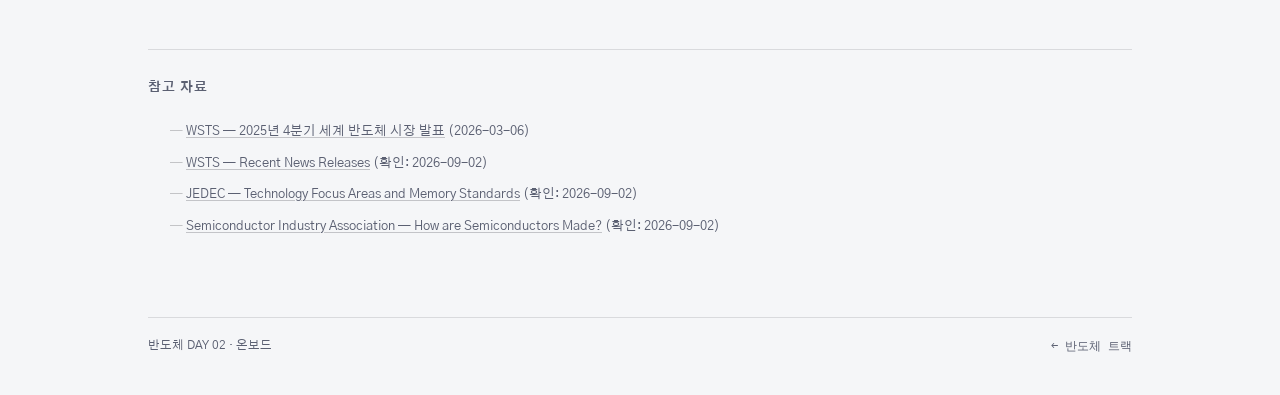
<file: semi/day-02.html>
<!doctype html>
<html lang="ko">
<head>
<meta charset="utf-8">
<meta name="viewport" content="width=device-width, initial-scale=1">
<title>Day 02 — 메모리 vs 시스템 반도체 · 온보드</title>
<meta name="description" content="메모리와 시스템 반도체는 무엇이 다를까요. 제품 분류부터 사업 특성, 영업 관점까지 반도체 두 축을 비교합니다.">
<meta property="og:title" content="Day 02 — 메모리 vs 시스템 반도체 · 온보드">
<meta property="og:description" content="메모리와 시스템 반도체의 사업 방식은 왜 다를까요.">
<meta property="og:type" content="article">
<meta name="theme-color" content="#0B0D12">
<link rel="stylesheet" href="https://fonts.googleapis.com/css2?family=Gothic+A1:wght@400;500;700;900&family=IBM+Plex+Mono:wght@400;500;600&display=swap">
<link rel="stylesheet" href="../assets/style.css">
</head>
<body data-track="semi">

<div class="wrap">
  <header class="topbar">
    <div class="topbar-row">
      <div class="wordmark"><a href="../index.html">ONBOARD<span class="mono">온보드</span></a></div>
      <div class="tagline">반도체 트랙</div>
    </div>
    <nav class="trackbar" aria-label="트랙 선택">
      <a class="tracklink" href="../index.html">전체</a>
      <a class="tracklink t-auto" href="../auto/index.html">자동차</a>
      <a class="tracklink t-semi" href="./index.html" aria-current="page">반도체</a>
    </nav>
    <div class="daytabs">
      <a class="daytab done" href="./day-01.html">DAY 01</a>
      <a class="daytab done active" href="./day-02.html">DAY 02</a>
      <a class="daytab done" href="./day-03.html">DAY 03</a>
      <a class="daytab done" href="./day-04.html">DAY 04</a>
      <a class="daytab done" href="./day-05.html">DAY 05</a>
    </div>
  </header>
</div>

<div class="wrap-article">

  <div class="article-head">
    <a class="backlink" href="./index.html">
      <svg viewBox="0 0 24 24" fill="none" stroke="currentColor" stroke-width="2"><path d="M19 12H5M11 6l-6 6 6 6"/></svg>
      반도체 트랙으로
    </a>
    <div class="pill-row"><span class="pill semi">반도체</span></div>
    <h1>Day 02 — 메모리와 시스템 반도체는 무엇이 다른가</h1>
    <div class="summary-block">
      <div class="meta">작성 기준일 · 2026년 9월 2일</div>
      <b>핵심 질문</b> — 메모리와 시스템 반도체의 사업 방식은 왜 다를까?
    </div>
  </div>

  <article class="article-body">
    <p>Day 1에서는 반도체 산업의 밸류체인을 살펴봤습니다. 오늘은 그 안에서 기업이 실제로 <b>무엇을 팔아 매출을 만들고, 어떤 비용과 위험을 부담하는지</b> — 그 중에서도 가장 기본적인 구분인 메모리와 시스템 반도체를 짚어보려고 해요.</p>

    <h3>먼저 용어부터 바로잡기</h3>
    <div class="modelgrid" id="productGrid"></div>
    <p style="margin-top:22px;">한국에서는 메모리가 아닌 반도체를 편의상 <b>비메모리</b> 또는 <b>시스템 반도체</b>라고 부르기도 합니다. 하지만 두 표현이 국제적으로 완전히 동일한 공식 분류는 아니에요. WSTS는 시장을 메모리, 로직, 마이크로, 아날로그, 개별소자, 광전자, 센서·액추에이터 등으로 나눕니다.</p>
    <p>'시스템 반도체'는 일반적으로 데이터를 연산·제어·변환하는 반도체를 가리키지만, 어디까지 포함하는지는 자료마다 다를 수 있습니다. 따라서 시장점유율이나 규모를 인용할 때는 해당 자료가 로직만 뜻하는지, 아날로그·센서까지 포함하는지 확인해야 해요.</p>
    <p>또 하나, TSMC와 같은 파운드리는 반도체의 <b>제품 종류</b>가 아니라 고객의 칩을 생산하는 <b>사업 모델</b>입니다. 메모리·로직은 '무엇을 만드는가', 팹리스·파운드리·IDM은 '누가 어떻게 설계하고 생산하는가'의 구분이에요.</p>

    <h3>메모리 반도체: 정보를 저장한다</h3>
    <div class="table-scroll">
      <table class="data-table">
        <thead><tr><th>제품</th><th>역할</th><th>전원이 꺼졌을 때</th></tr></thead>
        <tbody>
          <tr><td>DRAM</td><td>작업 중인 데이터를 빠르게 임시 저장</td><td>데이터가 사라짐</td></tr>
          <tr><td>NAND Flash</td><td>저장장치에 데이터를 장기간 보관</td><td>데이터가 남음</td></tr>
          <tr><td>HBM</td><td>여러 DRAM 다이를 적층해 높은 대역폭 제공</td><td>DRAM과 마찬가지로 사라짐</td></tr>
        </tbody>
      </table>
    </div>
    <p>DRAM의 기본 저장 셀은 일반적으로 트랜지스터 한 개와 커패시터 한 개로 구성된 <b>1T1C 구조</b>입니다. 커패시터의 전하가 줄어들기 때문에 주기적으로 데이터를 다시 써주는 리프레시가 필요해요.</p>
    <p>메모리 제품은 JEDEC 등의 표준을 기반으로 인터페이스와 동작 조건을 맞춥니다. 덕분에 같은 규격의 제품끼리 일정 수준의 호환성이 생기지만, 제조사 제품이 아무 검증 없이 완전히 대체되는 것은 아닙니다. 고객은 성능, 전력, 품질, 인증, 패키지와 공급 안정성을 확인해요. HBM처럼 고객 시스템과의 공동 최적화가 중요한 제품은 범용 DRAM보다 맞춤 협업의 비중도 큽니다.</p>

    <h3>시스템 반도체: 연산·제어·변환한다</h3>
    <p>시스템 반도체 안에는 성격이 다른 제품이 매우 많습니다. CPU·GPU·AP는 명령을 실행하고 대규모 연산을 처리하고, MCU는 자동차와 가전 등에서 특정 장치를 제어하며, 전력관리반도체는 전압과 전류를 변환·관리하고, 이미지센서는 빛을 전기 신호로 바꿉니다.</p>
    <p>따라서 "비메모리는 모두 고객 맞춤형이며 다품종 소량생산"이라고 말하면 정확하지 않습니다. 스마트폰 AP나 범용 MCU처럼 여러 고객에게 대량 판매되는 표준 제품도 있고, 특정 고객을 위한 ASIC처럼 맞춤 설계되는 제품도 있어요. 제품별로 설계비, 생산량, 교체 가능성과 영업 주기가 크게 다릅니다.</p>

    <h3>사업 특성 비교</h3>
    <div class="table-scroll">
      <table class="data-table">
        <thead><tr><th>구분</th><th>메모리</th><th>시스템 반도체</th></tr></thead>
        <tbody>
          <tr><td>주된 기능</td><td>데이터 저장</td><td>연산·제어·신호 변환</td></tr>
          <tr><td>제품 범위</td><td>DRAM, NAND, NOR, HBM 등</td><td>로직, MCU, 아날로그, 센서 등 매우 다양</td></tr>
          <tr><td>표준화</td><td>표준 규격과 범용 제품 비중이 비교적 큼</td><td>범용품부터 완전 맞춤형까지 다양</td></tr>
          <tr><td>핵심 경쟁력</td><td>원가, 미세공정, 수율, 생산능력, 제품 성능</td><td>설계·IP, 소프트웨어, 공정·패키징, 고객 생태계</td></tr>
          <tr><td>대표 기업</td><td>Samsung Electronics, SK hynix, Micron</td><td>NVIDIA, Qualcomm, AMD, TI, Infineon 등</td></tr>
        </tbody>
      </table>
    </div>
    <p>이 표는 전반적인 경향일 뿐 예외가 많습니다. 첨단 HBM은 고객과의 인증·공동개발이 중요하고, 범용 아날로그 반도체는 폭넓은 고객에게 장기간 판매되기도 해요.</p>

    <h3>시장 규모를 읽을 때 주의할 점</h3>
    <p>WSTS에 따르면 2025년 세계 반도체 시장은 8,000억 달러에 가까운 사상 최대 규모를 기록했고, 메모리와 로직이 성장을 주도했습니다. 시장 수치를 볼 때는 실제 실적인지 전망인지, 출하량 기준인지 매출 기준인지, 메모리 가격 상승이 수량 증가처럼 해석되지는 않았는지, '시스템 반도체'에 어떤 제품군을 포함했는지, 기업 본사 국적 기준인지 생산시설 위치 기준인지를 반드시 확인해야 합니다. 정의가 다른 자료의 숫자를 나란히 비교하면 한국의 점유율이나 특정 국가의 경쟁력을 크게 잘못 해석할 수 있습니다.</p>

    <h3>반도체 영업 관점에서 읽어야 할 것</h3>
    <p>메모리와 시스템 반도체의 영업은 '표준품 대 맞춤품'만으로 나뉘지 않습니다. 제품과 고객의 구매 과정부터 확인해야 해요.</p>
    <div class="table-scroll">
      <table class="data-table">
        <thead><tr><th>확인할 내용</th><th>메모리 영업</th><th>시스템 반도체 영업</th></tr></thead>
        <tbody>
          <tr><td>고객의 핵심 질문</td><td>가격·성능·품질·공급 물량을 맞출 수 있는가</td><td>고객 제품의 기능과 개발 일정을 충족하는가</td></tr>
          <tr><td>주요 관리 지표</td><td>재고, 가격, 제품 믹스, 생산능력, 인증</td><td>디자인인 단계, 개발 일정, 기술지원, 양산 물량</td></tr>
          <tr><td>대표적 위험</td><td>공급과잉·가격 하락, 고객 재고조정</td><td>설계 탈락, 고객 제품 출시 지연, 긴 인증 기간</td></tr>
          <tr><td>매출 전환 조건</td><td>고객 인증과 구매 주문, 안정적 공급</td><td>설계 채택 후 고객 제품이 실제 양산되어야 함</td></tr>
        </tbody>
      </table>
    </div>
    <p>기업을 조사할 때는 이 제품이 범용품인지 고객 전용품인지, 고객이 가격·성능·소프트웨어·장기공급 중 무엇을 우선하는지, 제품이 고객의 평가·디자인인·양산 중 어느 단계에 있는지, 최종 수요처는 어디인지, 시장 성장과 실제 수주·공급능력 사이에 어떤 조건이 남아 있는지를 함께 살펴보는 게 유용합니다.</p>

    <h2>오늘의 요약</h2>
    <div class="summary-card">
      <ul>
        <li>메모리·시스템 반도체는 제품 기능의 구분이고, 팹리스·파운드리·IDM은 사업 모델의 구분이다.</li>
        <li>시스템 반도체에는 범용 대량생산 제품과 고객 맞춤 제품이 모두 존재한다.</li>
        <li>영업에서는 시장 성장보다 고객 인증, 디자인인, 양산과 실제 구매 주문까지의 전환 과정을 확인해야 한다.</li>
      </ul>
    </div>
    <p style="margin-top:22px;">다음 편에서는 반도체 기업별 사업 모델(팹리스·파운드리·IDM)이 실제 매출과 이익에 어떤 차이를 만드는지 살펴보겠습니다.</p>

    <h2>참고 자료</h2>
    <ul class="refs">
      <li><a href="https://www.wsts.org/esraCMS/extension/media/f/WST/7495/WSTS-Q4-Release-2025_-_06-Mar-2026.pdf">WSTS — 2025년 4분기 세계 반도체 시장 발표</a> (2026-03-06)</li>
      <li><a href="https://www.wsts.org/76/Recent-News-Release">WSTS — Recent News Releases</a> (확인: 2026-09-02)</li>
      <li><a href="https://www.jedec.org/">JEDEC — Technology Focus Areas and Memory Standards</a> (확인: 2026-09-02)</li>
      <li><a href="https://www.semiconductors.org/semiconductors-101/how-are-semiconductors-made/">Semiconductor Industry Association — How are Semiconductors Made?</a> (확인: 2026-09-02)</li>
    </ul>
  </article>
</div>

<div class="wrap">
  <footer>
    <span>반도체 DAY 02 · 온보드</span>
    <a href="./index.html" class="mono">← 반도체 트랙</a>
  </footer>
</div>

<script src="../assets/site.js"></script>
<script>
  ONBOARD_buildModelGrid(document.getElementById('productGrid'), [
    {cls:'', label:'메모리', desc:'DRAM, NAND Flash, NOR Flash 등', ex:'데이터 저장', icon:'<rect x="4" y="7" width="16" height="10" rx="1.5"/><path d="M8 7V5m4 2V5m4 2V5"/>'},
    {cls:'semi-m', label:'로직', desc:'CPU, GPU, AP, FPGA 등', ex:'연산·제어', icon:'<rect x="6" y="6" width="12" height="12" rx="1.5"/><path d="M9 6V3M15 6V3M9 21v-3M15 21v-3M6 9H3M6 15H3M21 9h-3M21 15h-3"/>'},
    {cls:'', label:'마이크로', desc:'MCU, MPU 등', ex:'장치 제어', icon:'<rect x="5" y="5" width="14" height="14" rx="2"/><circle cx="12" cy="12" r="2.5"/>'},
    {cls:'semi-m', label:'아날로그', desc:'전력관리칩, 신호변환칩 등', ex:'전압·전류 변환', icon:'<path d="M3 12h4l2-7 4 14 2-7h6"/>'},
    {cls:'', label:'개별소자', desc:'전력반도체, 다이오드 등', ex:'단일 기능 소자', icon:'<path d="M4 12h6l2-4 4 8 2-4h2"/>'},
    {cls:'semi-m', label:'센서·광전자', desc:'이미지센서, LED 등', ex:'빛·신호 변환', icon:'<circle cx="12" cy="12" r="7"/><circle cx="12" cy="12" r="2.5"/>'}
  ]);
</script>
</body>
</html>
</file>
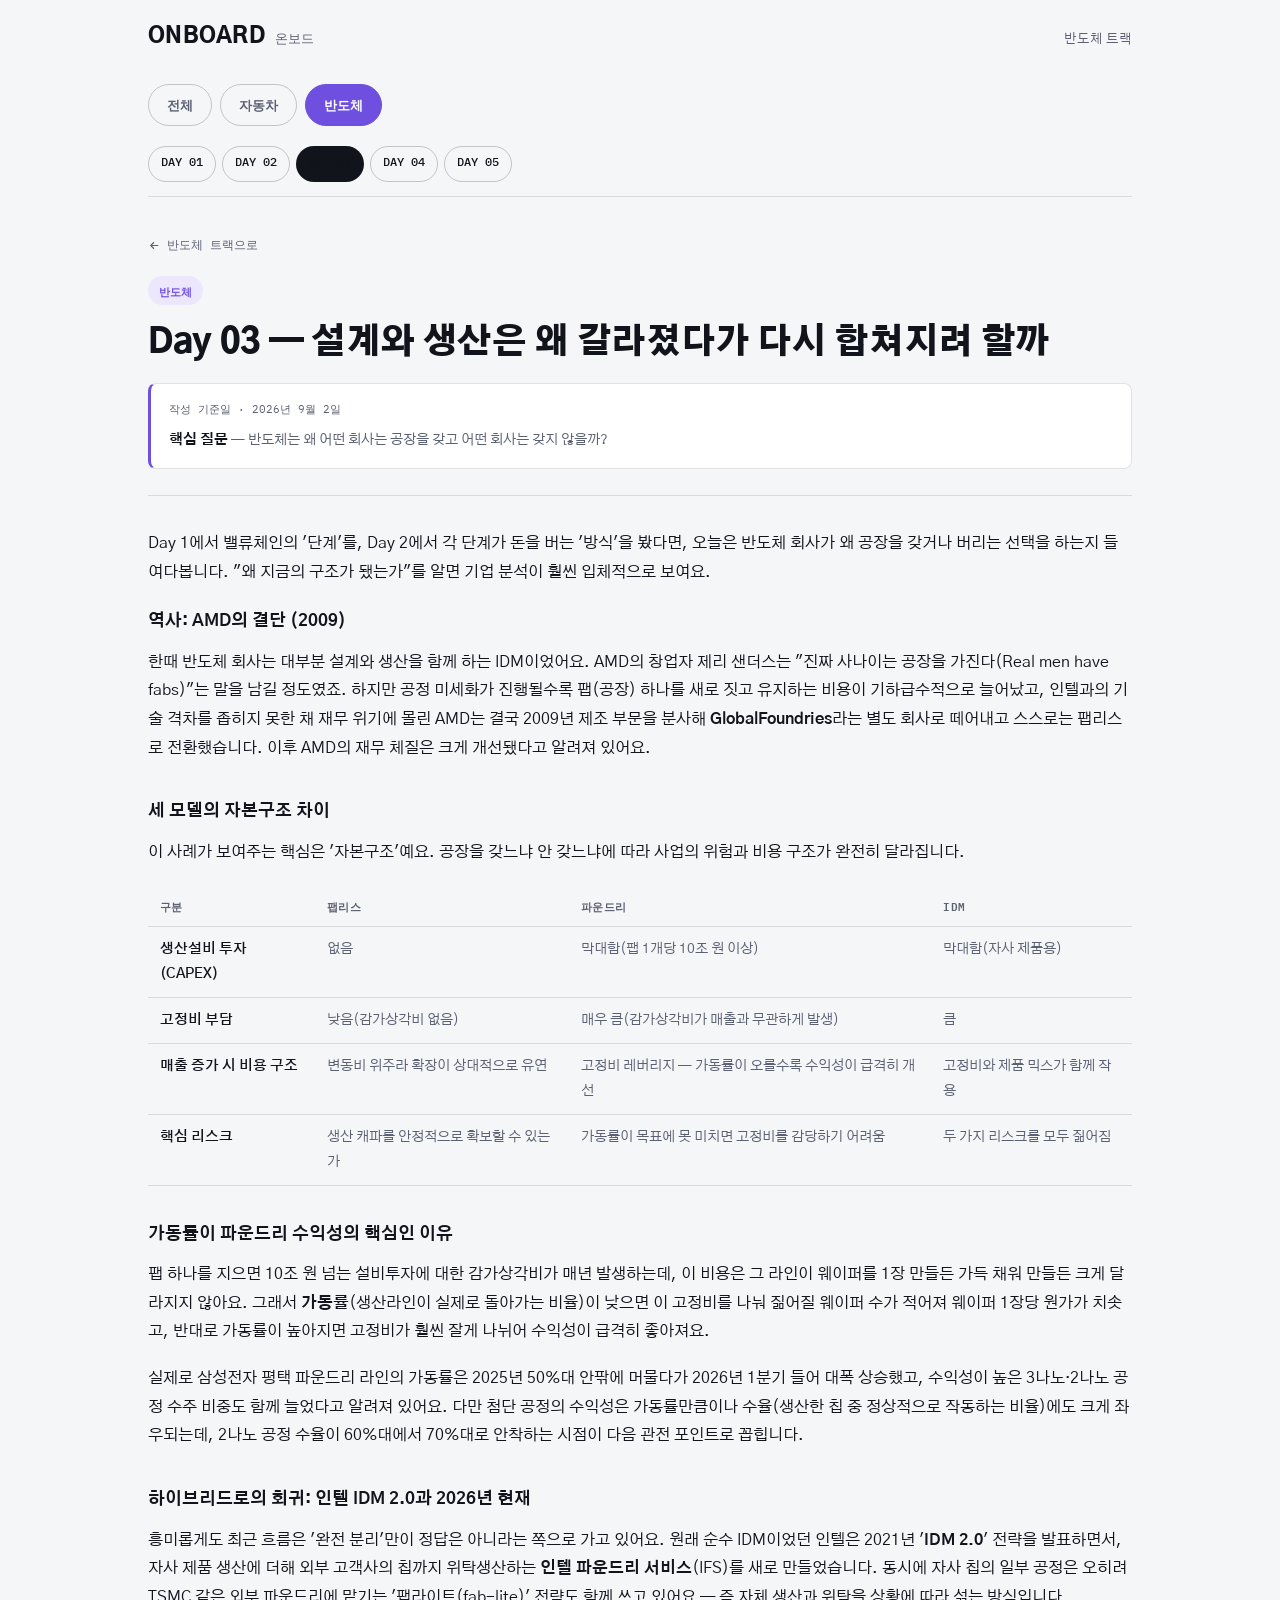
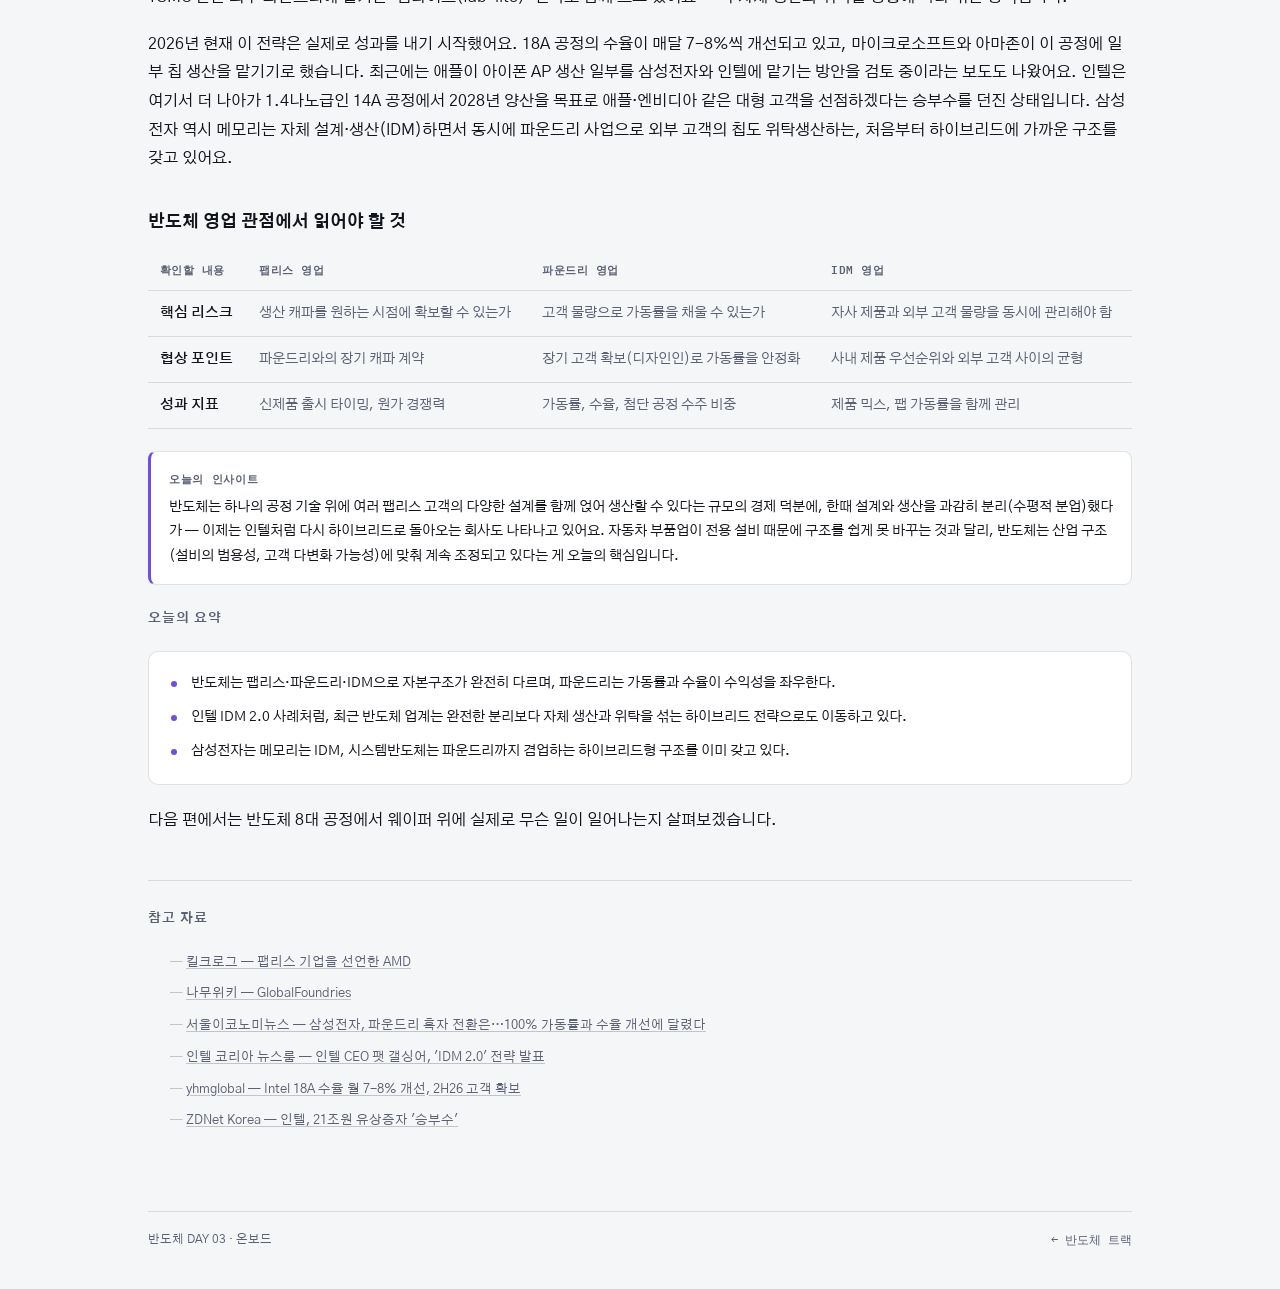
<file: semi/day-03.html>
<!doctype html>
<html lang="ko">
<head>
<meta charset="utf-8">
<meta name="viewport" content="width=device-width, initial-scale=1">
<title>Day 03 — 팹리스·파운드리·IDM · 온보드</title>
<meta name="description" content="반도체는 왜 어떤 회사는 공장을 갖고 어떤 회사는 갖지 않을까요. 팹리스·파운드리·IDM의 자본구조 차이를 살펴봅니다.">
<meta property="og:title" content="Day 03 — 팹리스·파운드리·IDM · 온보드">
<meta property="og:description" content="반도체는 왜 어떤 회사는 공장을 갖고 어떤 회사는 갖지 않을까요.">
<meta property="og:type" content="article">
<meta name="theme-color" content="#0B0D12">
<link rel="stylesheet" href="https://fonts.googleapis.com/css2?family=Gothic+A1:wght@400;500;700;900&family=IBM+Plex+Mono:wght@400;500;600&display=swap">
<link rel="stylesheet" href="../assets/style.css">
</head>
<body data-track="semi">

<div class="wrap">
  <header class="topbar">
    <div class="topbar-row">
      <div class="wordmark"><a href="../index.html">ONBOARD<span class="mono">온보드</span></a></div>
      <div class="tagline">반도체 트랙</div>
    </div>
    <nav class="trackbar" aria-label="트랙 선택">
      <a class="tracklink" href="../index.html">전체</a>
      <a class="tracklink t-auto" href="../auto/index.html">자동차</a>
      <a class="tracklink t-semi" href="./index.html" aria-current="page">반도체</a>
    </nav>
    <div class="daytabs">
      <a class="daytab done" href="./day-01.html">DAY 01</a>
      <a class="daytab done" href="./day-02.html">DAY 02</a>
      <a class="daytab done active" href="./day-03.html">DAY 03</a>
      <a class="daytab done" href="./day-04.html">DAY 04</a>
      <a class="daytab done" href="./day-05.html">DAY 05</a>
    </div>
  </header>
</div>

<div class="wrap-article">

  <div class="article-head">
    <a class="backlink" href="./index.html">
      <svg viewBox="0 0 24 24" fill="none" stroke="currentColor" stroke-width="2"><path d="M19 12H5M11 6l-6 6 6 6"/></svg>
      반도체 트랙으로
    </a>
    <div class="pill-row"><span class="pill semi">반도체</span></div>
    <h1>Day 03 — 설계와 생산은 왜 갈라졌다가 다시 합쳐지려 할까</h1>
    <div class="summary-block">
      <div class="meta">작성 기준일 · 2026년 9월 2일</div>
      <b>핵심 질문</b> — 반도체는 왜 어떤 회사는 공장을 갖고 어떤 회사는 갖지 않을까?
    </div>
  </div>

  <article class="article-body">
    <p>Day 1에서 밸류체인의 '단계'를, Day 2에서 각 단계가 돈을 버는 '방식'을 봤다면, 오늘은 반도체 회사가 왜 공장을 갖거나 버리는 선택을 하는지 들여다봅니다. "왜 지금의 구조가 됐는가"를 알면 기업 분석이 훨씬 입체적으로 보여요.</p>

    <h3>역사: AMD의 결단 (2009)</h3>
    <p>한때 반도체 회사는 대부분 설계와 생산을 함께 하는 IDM이었어요. AMD의 창업자 제리 샌더스는 "진짜 사나이는 공장을 가진다(Real men have fabs)"는 말을 남길 정도였죠. 하지만 공정 미세화가 진행될수록 팹(공장) 하나를 새로 짓고 유지하는 비용이 기하급수적으로 늘어났고, 인텔과의 기술 격차를 좁히지 못한 채 재무 위기에 몰린 AMD는 결국 2009년 제조 부문을 분사해 <b>GlobalFoundries</b>라는 별도 회사로 떼어내고 스스로는 팹리스로 전환했습니다. 이후 AMD의 재무 체질은 크게 개선됐다고 알려져 있어요.</p>

    <h3>세 모델의 자본구조 차이</h3>
    <p>이 사례가 보여주는 핵심은 '자본구조'예요. 공장을 갖느냐 안 갖느냐에 따라 사업의 위험과 비용 구조가 완전히 달라집니다.</p>
    <div class="table-scroll">
      <table class="data-table">
        <thead><tr><th>구분</th><th>팹리스</th><th>파운드리</th><th>IDM</th></tr></thead>
        <tbody>
          <tr><td>생산설비 투자(CAPEX)</td><td>없음</td><td>막대함(팹 1개당 10조 원 이상)</td><td>막대함(자사 제품용)</td></tr>
          <tr><td>고정비 부담</td><td>낮음(감가상각비 없음)</td><td>매우 큼(감가상각비가 매출과 무관하게 발생)</td><td>큼</td></tr>
          <tr><td>매출 증가 시 비용 구조</td><td>변동비 위주라 확장이 상대적으로 유연</td><td>고정비 레버리지 — 가동률이 오를수록 수익성이 급격히 개선</td><td>고정비와 제품 믹스가 함께 작용</td></tr>
          <tr><td>핵심 리스크</td><td>생산 캐파를 안정적으로 확보할 수 있는가</td><td>가동률이 목표에 못 미치면 고정비를 감당하기 어려움</td><td>두 가지 리스크를 모두 짊어짐</td></tr>
        </tbody>
      </table>
    </div>

    <h3>가동률이 파운드리 수익성의 핵심인 이유</h3>
    <p>팹 하나를 지으면 10조 원 넘는 설비투자에 대한 감가상각비가 매년 발생하는데, 이 비용은 그 라인이 웨이퍼를 1장 만들든 가득 채워 만들든 크게 달라지지 않아요. 그래서 <b>가동률</b>(생산라인이 실제로 돌아가는 비율)이 낮으면 이 고정비를 나눠 짊어질 웨이퍼 수가 적어져 웨이퍼 1장당 원가가 치솟고, 반대로 가동률이 높아지면 고정비가 훨씬 잘게 나뉘어 수익성이 급격히 좋아져요.</p>
    <p>실제로 삼성전자 평택 파운드리 라인의 가동률은 2025년 50%대 안팎에 머물다가 2026년 1분기 들어 대폭 상승했고, 수익성이 높은 3나노·2나노 공정 수주 비중도 함께 늘었다고 알려져 있어요. 다만 첨단 공정의 수익성은 가동률만큼이나 수율(생산한 칩 중 정상적으로 작동하는 비율)에도 크게 좌우되는데, 2나노 공정 수율이 60%대에서 70%대로 안착하는 시점이 다음 관전 포인트로 꼽힙니다.</p>

    <h3>하이브리드로의 회귀: 인텔 IDM 2.0과 2026년 현재</h3>
    <p>흥미롭게도 최근 흐름은 '완전 분리'만이 정답은 아니라는 쪽으로 가고 있어요. 원래 순수 IDM이었던 인텔은 2021년 '<b>IDM 2.0</b>' 전략을 발표하면서, 자사 제품 생산에 더해 외부 고객사의 칩까지 위탁생산하는 <b>인텔 파운드리 서비스</b>(IFS)를 새로 만들었습니다. 동시에 자사 칩의 일부 공정은 오히려 TSMC 같은 외부 파운드리에 맡기는 '팹라이트(fab-lite)' 전략도 함께 쓰고 있어요 — 즉 자체 생산과 위탁을 상황에 따라 섞는 방식입니다.</p>
    <p>2026년 현재 이 전략은 실제로 성과를 내기 시작했어요. 18A 공정의 수율이 매달 7-8%씩 개선되고 있고, 마이크로소프트와 아마존이 이 공정에 일부 칩 생산을 맡기기로 했습니다. 최근에는 애플이 아이폰 AP 생산 일부를 삼성전자와 인텔에 맡기는 방안을 검토 중이라는 보도도 나왔어요. 인텔은 여기서 더 나아가 1.4나노급인 14A 공정에서 2028년 양산을 목표로 애플·엔비디아 같은 대형 고객을 선점하겠다는 승부수를 던진 상태입니다. 삼성전자 역시 메모리는 자체 설계·생산(IDM)하면서 동시에 파운드리 사업으로 외부 고객의 칩도 위탁생산하는, 처음부터 하이브리드에 가까운 구조를 갖고 있어요.</p>

    <h3>반도체 영업 관점에서 읽어야 할 것</h3>
    <div class="table-scroll">
      <table class="data-table">
        <thead><tr><th>확인할 내용</th><th>팹리스 영업</th><th>파운드리 영업</th><th>IDM 영업</th></tr></thead>
        <tbody>
          <tr><td>핵심 리스크</td><td>생산 캐파를 원하는 시점에 확보할 수 있는가</td><td>고객 물량으로 가동률을 채울 수 있는가</td><td>자사 제품과 외부 고객 물량을 동시에 관리해야 함</td></tr>
          <tr><td>협상 포인트</td><td>파운드리와의 장기 캐파 계약</td><td>장기 고객 확보(디자인인)로 가동률을 안정화</td><td>사내 제품 우선순위와 외부 고객 사이의 균형</td></tr>
          <tr><td>성과 지표</td><td>신제품 출시 타이밍, 원가 경쟁력</td><td>가동률, 수율, 첨단 공정 수주 비중</td><td>제품 믹스, 팹 가동률을 함께 관리</td></tr>
        </tbody>
      </table>
    </div>

    <div class="callout">
      <span class="cap">오늘의 인사이트</span>
      <p style="margin:0;">반도체는 하나의 공정 기술 위에 여러 팹리스 고객의 다양한 설계를 함께 얹어 생산할 수 있다는 규모의 경제 덕분에, 한때 설계와 생산을 과감히 분리(수평적 분업)했다가 — 이제는 인텔처럼 다시 하이브리드로 돌아오는 회사도 나타나고 있어요. 자동차 부품업이 전용 설비 때문에 구조를 쉽게 못 바꾸는 것과 달리, 반도체는 산업 구조(설비의 범용성, 고객 다변화 가능성)에 맞춰 계속 조정되고 있다는 게 오늘의 핵심입니다.</p>
    </div>

    <h2>오늘의 요약</h2>
    <div class="summary-card">
      <ul>
        <li>반도체는 팹리스·파운드리·IDM으로 자본구조가 완전히 다르며, 파운드리는 가동률과 수율이 수익성을 좌우한다.</li>
        <li>인텔 IDM 2.0 사례처럼, 최근 반도체 업계는 완전한 분리보다 자체 생산과 위탁을 섞는 하이브리드 전략으로도 이동하고 있다.</li>
        <li>삼성전자는 메모리는 IDM, 시스템반도체는 파운드리까지 겸업하는 하이브리드형 구조를 이미 갖고 있다.</li>
      </ul>
    </div>
    <p style="margin-top:22px;">다음 편에서는 반도체 8대 공정에서 웨이퍼 위에 실제로 무슨 일이 일어나는지 살펴보겠습니다.</p>

    <h2>참고 자료</h2>
    <ul class="refs">
      <li><a href="https://cusee.net/2461668">킬크로그 — 팹리스 기업을 선언한 AMD</a></li>
      <li><a href="https://namu.wiki/w/GlobalFoundries">나무위키 — GlobalFoundries</a></li>
      <li><a href="http://www.seouleconews.com/news/articleView.html?idxno=92828">서울이코노미뉴스 — 삼성전자, 파운드리 흑자 전환은…100% 가동률과 수율 개선에 달렸다</a></li>
      <li><a href="https://newsroom.intel.co.kr/news-releases/%EC%9D%B8%ED%85%94-ceo-%ED%8C%BB-%EA%B0%A4%EC%8B%B1%EC%96%B4-%EC%A0%9C%EC%A1%B0-%ED%98%81%EC%8B%A0-%EB%B0%8F-%EC%A0%9C%ED%92%88-%EB%A6%AC%EB%8D%94%EC%8B%AD-%EC%9C%84%ED%95%9C-idm-2-0/">인텔 코리아 뉴스룸 — 인텔 CEO 팻 갤싱어, 'IDM 2.0' 전략 발표</a></li>
      <li><a href="https://www.yhmglobal.com/news-letter/intel-18a-yields-2h26-customers-emib">yhmglobal — Intel 18A 수율 월 7-8% 개선, 2H26 고객 확보</a></li>
      <li><a href="https://zdnet.co.kr/view/?no=20260811010216">ZDNet Korea — 인텔, 21조원 유상증자 '승부수'</a></li>
    </ul>
  </article>
</div>

<div class="wrap">
  <footer>
    <span>반도체 DAY 03 · 온보드</span>
    <a href="./index.html" class="mono">← 반도체 트랙</a>
  </footer>
</div>

<script src="../assets/site.js"></script>
</body>
</html>
</file>
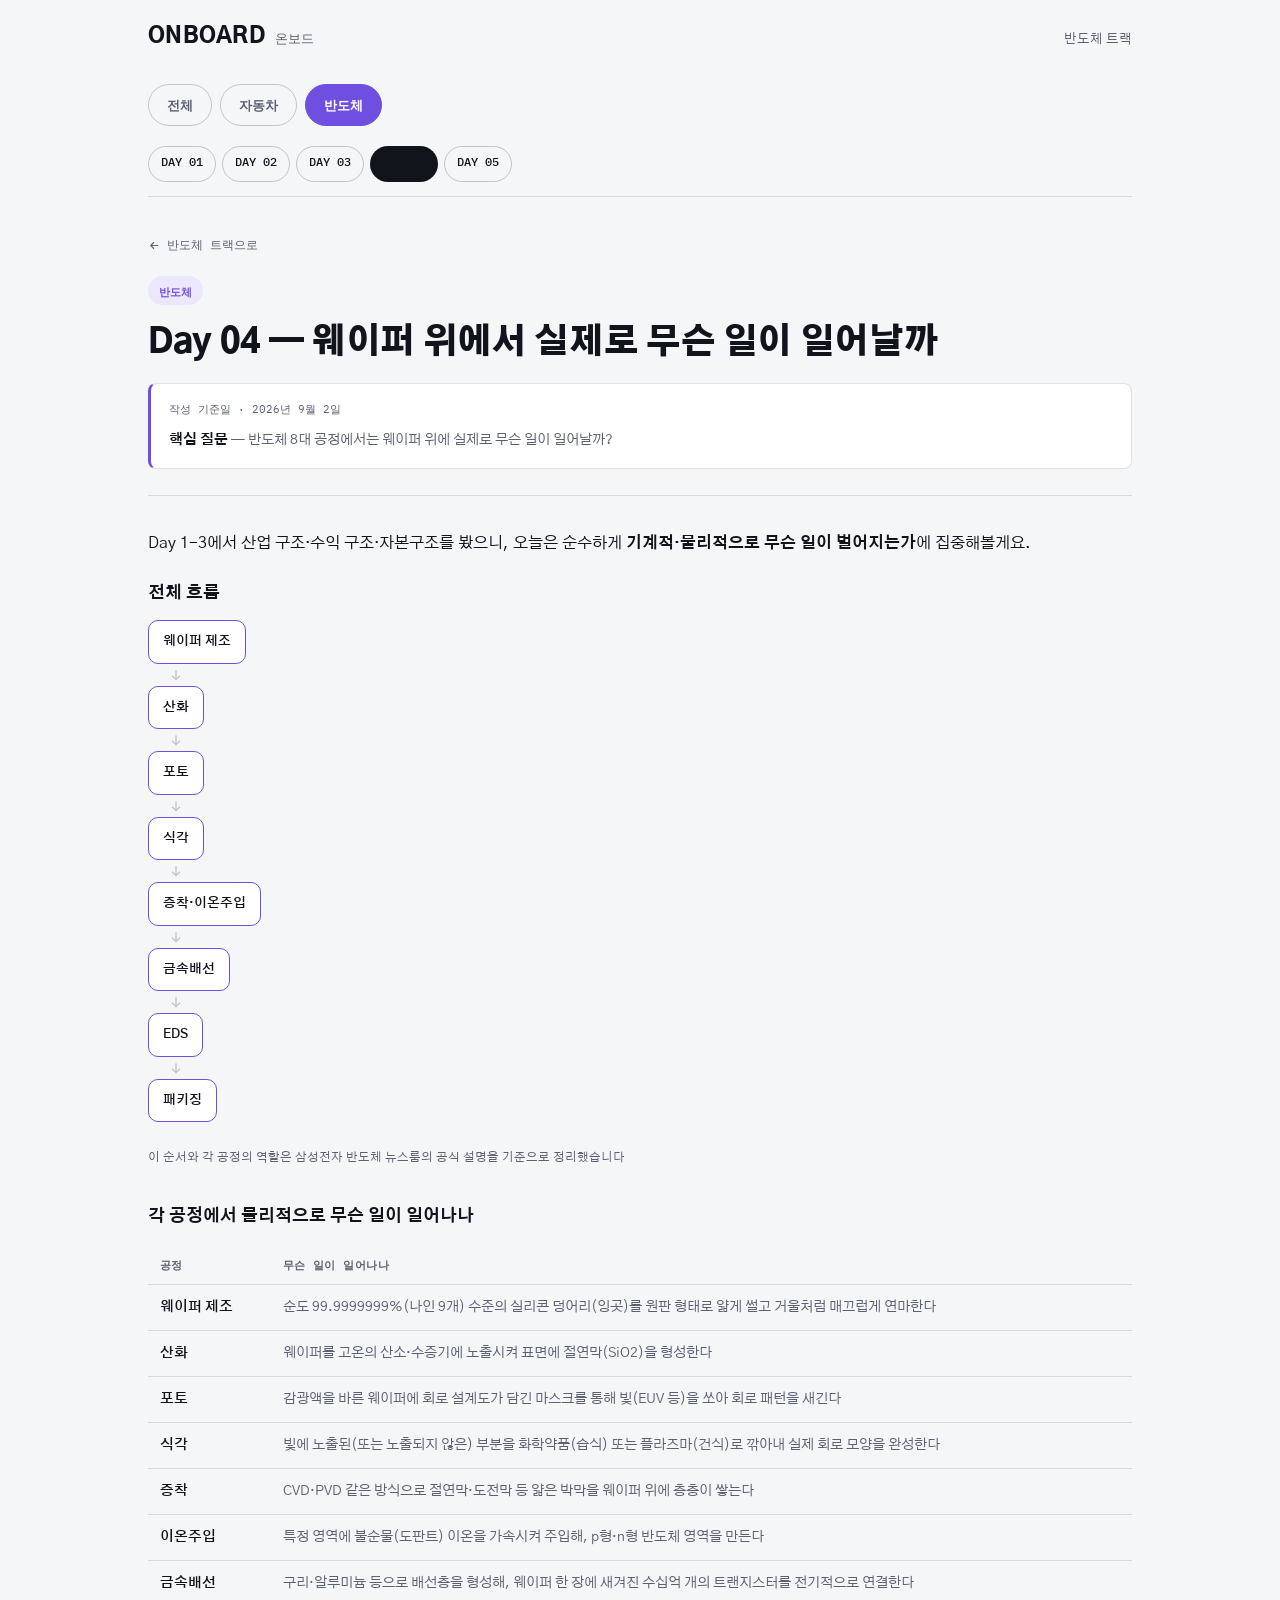
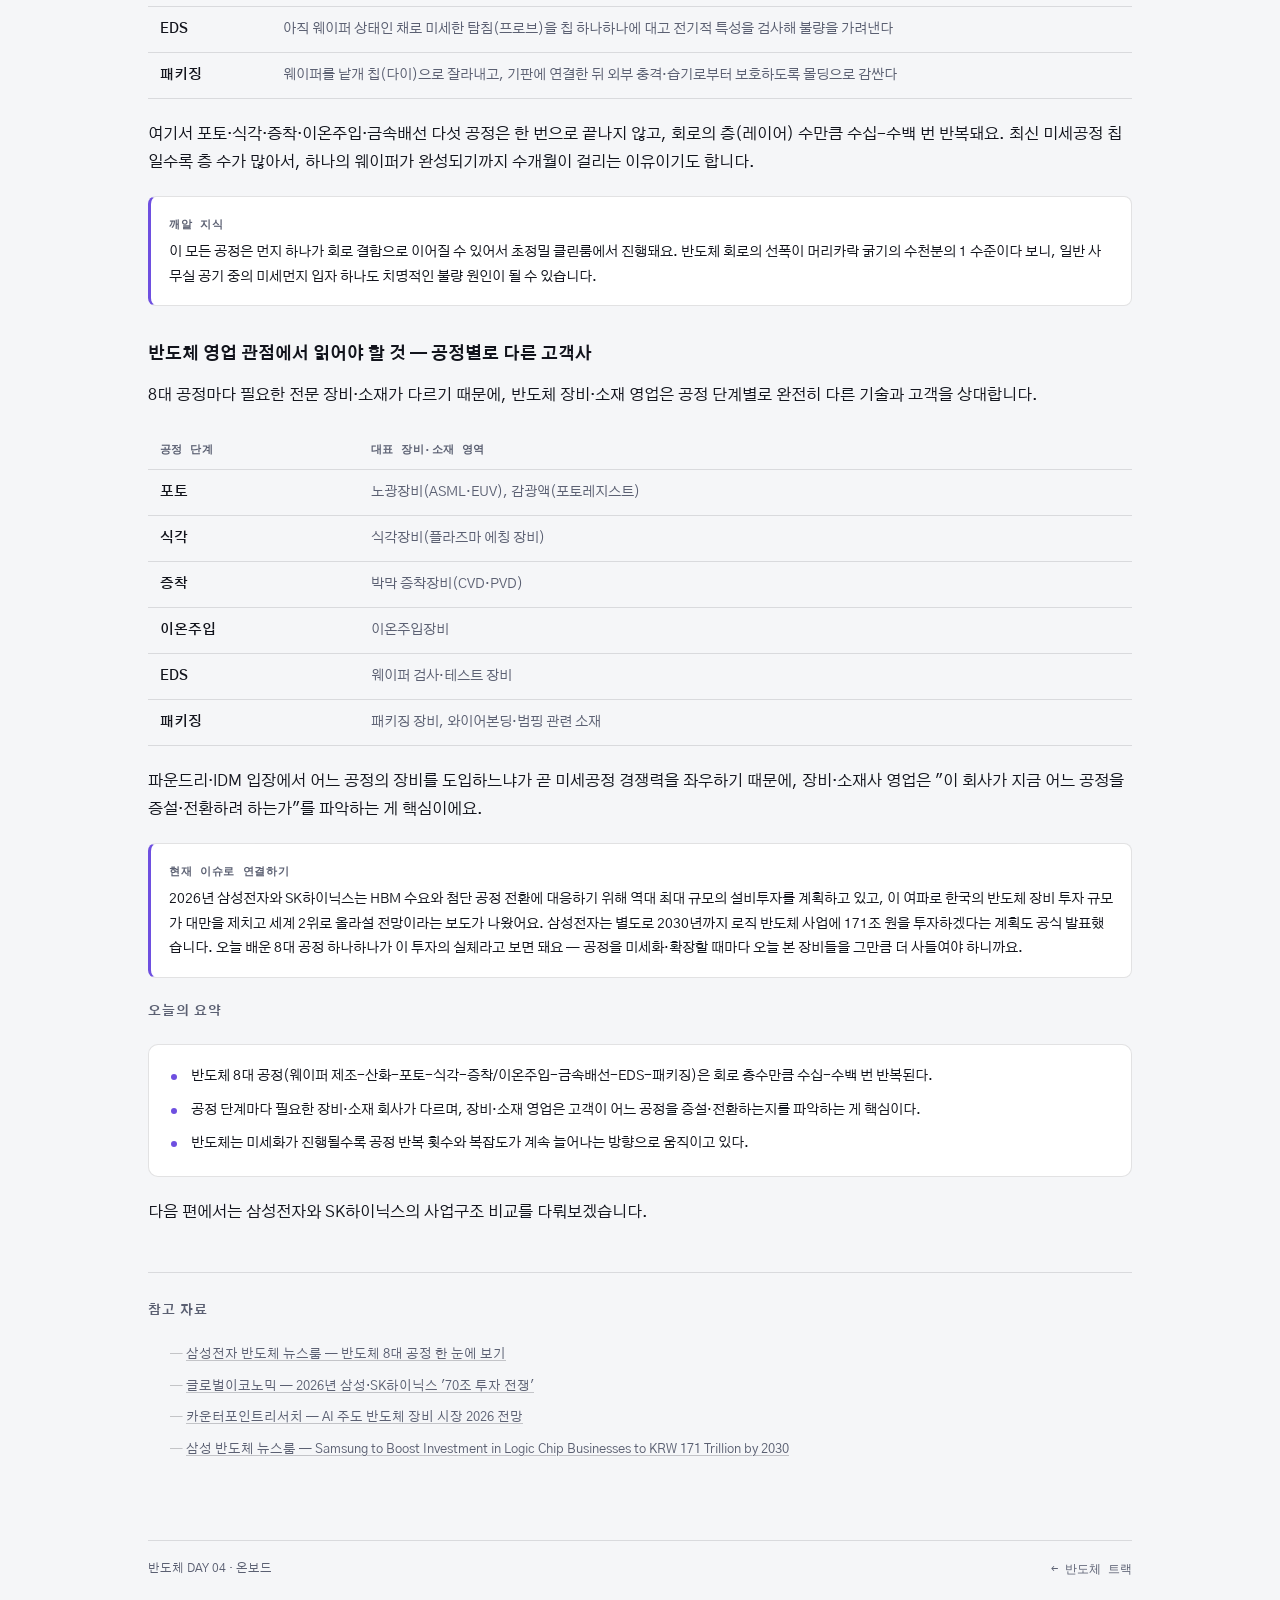
<file: semi/day-04.html>
<!doctype html>
<html lang="ko">
<head>
<meta charset="utf-8">
<meta name="viewport" content="width=device-width, initial-scale=1">
<title>Day 04 — 반도체 8대 공정 · 온보드</title>
<meta name="description" content="웨이퍼 위에서 실제로 무슨 일이 일어날까요. 반도체 8대 공정을 하나씩 뜯어봅니다.">
<meta property="og:title" content="Day 04 — 반도체 8대 공정 · 온보드">
<meta property="og:description" content="웨이퍼 위에서 실제로 무슨 일이 일어날까요.">
<meta property="og:type" content="article">
<meta name="theme-color" content="#0B0D12">
<link rel="stylesheet" href="https://fonts.googleapis.com/css2?family=Gothic+A1:wght@400;500;700;900&family=IBM+Plex+Mono:wght@400;500;600&display=swap">
<link rel="stylesheet" href="../assets/style.css">
</head>
<body data-track="semi">

<div class="wrap">
  <header class="topbar">
    <div class="topbar-row">
      <div class="wordmark"><a href="../index.html">ONBOARD<span class="mono">온보드</span></a></div>
      <div class="tagline">반도체 트랙</div>
    </div>
    <nav class="trackbar" aria-label="트랙 선택">
      <a class="tracklink" href="../index.html">전체</a>
      <a class="tracklink t-auto" href="../auto/index.html">자동차</a>
      <a class="tracklink t-semi" href="./index.html" aria-current="page">반도체</a>
    </nav>
    <div class="daytabs">
      <a class="daytab done" href="./day-01.html">DAY 01</a>
      <a class="daytab done" href="./day-02.html">DAY 02</a>
      <a class="daytab done" href="./day-03.html">DAY 03</a>
      <a class="daytab done active" href="./day-04.html">DAY 04</a>
      <a class="daytab done" href="./day-05.html">DAY 05</a>
    </div>
  </header>
</div>

<div class="wrap-article">

  <div class="article-head">
    <a class="backlink" href="./index.html">
      <svg viewBox="0 0 24 24" fill="none" stroke="currentColor" stroke-width="2"><path d="M19 12H5M11 6l-6 6 6 6"/></svg>
      반도체 트랙으로
    </a>
    <div class="pill-row"><span class="pill semi">반도체</span></div>
    <h1>Day 04 — 웨이퍼 위에서 실제로 무슨 일이 일어날까</h1>
    <div class="summary-block">
      <div class="meta">작성 기준일 · 2026년 9월 2일</div>
      <b>핵심 질문</b> — 반도체 8대 공정에서는 웨이퍼 위에 실제로 무슨 일이 일어날까?
    </div>
  </div>

  <article class="article-body">
    <p>Day 1-3에서 산업 구조·수익 구조·자본구조를 봤으니, 오늘은 순수하게 <b>기계적·물리적으로 무슨 일이 벌어지는가</b>에 집중해볼게요.</p>

    <h3>전체 흐름</h3>
    <div class="flow vertical" id="flow8"></div>
    <p class="vizcap">이 순서와 각 공정의 역할은 삼성전자 반도체 뉴스룸의 공식 설명을 기준으로 정리했습니다</p>

    <h3>각 공정에서 물리적으로 무슨 일이 일어나나</h3>
    <div class="table-scroll">
      <table class="data-table">
        <thead><tr><th>공정</th><th>무슨 일이 일어나나</th></tr></thead>
        <tbody>
          <tr><td>웨이퍼 제조</td><td>순도 99.9999999%(나인 9개) 수준의 실리콘 덩어리(잉곳)를 원판 형태로 얇게 썰고 거울처럼 매끄럽게 연마한다</td></tr>
          <tr><td>산화</td><td>웨이퍼를 고온의 산소·수증기에 노출시켜 표면에 절연막(SiO2)을 형성한다</td></tr>
          <tr><td>포토</td><td>감광액을 바른 웨이퍼에 회로 설계도가 담긴 마스크를 통해 빛(EUV 등)을 쏘아 회로 패턴을 새긴다</td></tr>
          <tr><td>식각</td><td>빛에 노출된(또는 노출되지 않은) 부분을 화학약품(습식) 또는 플라즈마(건식)로 깎아내 실제 회로 모양을 완성한다</td></tr>
          <tr><td>증착</td><td>CVD·PVD 같은 방식으로 절연막·도전막 등 얇은 박막을 웨이퍼 위에 층층이 쌓는다</td></tr>
          <tr><td>이온주입</td><td>특정 영역에 불순물(도판트) 이온을 가속시켜 주입해, p형·n형 반도체 영역을 만든다</td></tr>
          <tr><td>금속배선</td><td>구리·알루미늄 등으로 배선층을 형성해, 웨이퍼 한 장에 새겨진 수십억 개의 트랜지스터를 전기적으로 연결한다</td></tr>
          <tr><td>EDS</td><td>아직 웨이퍼 상태인 채로 미세한 탐침(프로브)을 칩 하나하나에 대고 전기적 특성을 검사해 불량을 가려낸다</td></tr>
          <tr><td>패키징</td><td>웨이퍼를 낱개 칩(다이)으로 잘라내고, 기판에 연결한 뒤 외부 충격·습기로부터 보호하도록 몰딩으로 감싼다</td></tr>
        </tbody>
      </table>
    </div>
    <p>여기서 포토·식각·증착·이온주입·금속배선 다섯 공정은 한 번으로 끝나지 않고, 회로의 층(레이어) 수만큼 수십-수백 번 반복돼요. 최신 미세공정 칩일수록 층 수가 많아서, 하나의 웨이퍼가 완성되기까지 수개월이 걸리는 이유이기도 합니다.</p>
    <div class="callout">
      <span class="cap">깨알 지식</span>
      <p style="margin:0;">이 모든 공정은 먼지 하나가 회로 결함으로 이어질 수 있어서 초정밀 클린룸에서 진행돼요. 반도체 회로의 선폭이 머리카락 굵기의 수천분의 1 수준이다 보니, 일반 사무실 공기 중의 미세먼지 입자 하나도 치명적인 불량 원인이 될 수 있습니다.</p>
    </div>

    <h3>반도체 영업 관점에서 읽어야 할 것 — 공정별로 다른 고객사</h3>
    <p>8대 공정마다 필요한 전문 장비·소재가 다르기 때문에, 반도체 장비·소재 영업은 공정 단계별로 완전히 다른 기술과 고객을 상대합니다.</p>
    <div class="table-scroll">
      <table class="data-table">
        <thead><tr><th>공정 단계</th><th>대표 장비·소재 영역</th></tr></thead>
        <tbody>
          <tr><td>포토</td><td>노광장비(ASML·EUV), 감광액(포토레지스트)</td></tr>
          <tr><td>식각</td><td>식각장비(플라즈마 에칭 장비)</td></tr>
          <tr><td>증착</td><td>박막 증착장비(CVD·PVD)</td></tr>
          <tr><td>이온주입</td><td>이온주입장비</td></tr>
          <tr><td>EDS</td><td>웨이퍼 검사·테스트 장비</td></tr>
          <tr><td>패키징</td><td>패키징 장비, 와이어본딩·범핑 관련 소재</td></tr>
        </tbody>
      </table>
    </div>
    <p>파운드리·IDM 입장에서 어느 공정의 장비를 도입하느냐가 곧 미세공정 경쟁력을 좌우하기 때문에, 장비·소재사 영업은 "이 회사가 지금 어느 공정을 증설·전환하려 하는가"를 파악하는 게 핵심이에요.</p>

    <div class="callout">
      <span class="cap">현재 이슈로 연결하기</span>
      <p style="margin:0;">2026년 삼성전자와 SK하이닉스는 HBM 수요와 첨단 공정 전환에 대응하기 위해 역대 최대 규모의 설비투자를 계획하고 있고, 이 여파로 한국의 반도체 장비 투자 규모가 대만을 제치고 세계 2위로 올라설 전망이라는 보도가 나왔어요. 삼성전자는 별도로 2030년까지 로직 반도체 사업에 171조 원을 투자하겠다는 계획도 공식 발표했습니다. 오늘 배운 8대 공정 하나하나가 이 투자의 실체라고 보면 돼요 — 공정을 미세화·확장할 때마다 오늘 본 장비들을 그만큼 더 사들여야 하니까요.</p>
    </div>

    <h2>오늘의 요약</h2>
    <div class="summary-card">
      <ul>
        <li>반도체 8대 공정(웨이퍼 제조-산화-포토-식각-증착/이온주입-금속배선-EDS-패키징)은 회로 층수만큼 수십-수백 번 반복된다.</li>
        <li>공정 단계마다 필요한 장비·소재 회사가 다르며, 장비·소재 영업은 고객이 어느 공정을 증설·전환하는지를 파악하는 게 핵심이다.</li>
        <li>반도체는 미세화가 진행될수록 공정 반복 횟수와 복잡도가 계속 늘어나는 방향으로 움직이고 있다.</li>
      </ul>
    </div>
    <p style="margin-top:22px;">다음 편에서는 삼성전자와 SK하이닉스의 사업구조 비교를 다뤄보겠습니다.</p>

    <h2>참고 자료</h2>
    <ul class="refs">
      <li><a href="https://news.samsungsemiconductor.com/kr/%EB%B0%98%EB%8F%84%EC%B2%B4-%EB%B0%B1%EA%B3%BC%EC%82%AC%EC%A0%84-%EB%B0%98%EB%8F%84%EC%B2%B4-8%EB%8C%80-%EA%B3%B5%EC%A0%95-%ED%95%9C-%EB%88%88%EC%97%90-%EB%B3%B4%EA%B8%B0/">삼성전자 반도체 뉴스룸 — 반도체 8대 공정 한 눈에 보기</a></li>
      <li><a href="https://www.g-enews.com/article/Global-Biz/2026/01/202601011740189328fbbec65dfb_1">글로벌이코노믹 — 2026년 삼성·SK하이닉스 '70조 투자 전쟁'</a></li>
      <li><a href="https://korea.counterpointresearch.com/ai-driven-semiconductor-equipment-market-2026-outlook/">카운터포인트리서치 — AI 주도 반도체 장비 시장 2026 전망</a></li>
      <li><a href="https://org-ap-publish.semiconductor.samsung.com/kr/news-events/news/samsung-electronics-to-boost-investment-in-logic-chip-businesses-to-krw-171-trillion-by-2030">삼성 반도체 뉴스룸 — Samsung to Boost Investment in Logic Chip Businesses to KRW 171 Trillion by 2030</a></li>
    </ul>
  </article>
</div>

<div class="wrap">
  <footer>
    <span>반도체 DAY 04 · 온보드</span>
    <a href="./index.html" class="mono">← 반도체 트랙</a>
  </footer>
</div>

<script src="../assets/site.js"></script>
<script>
  ONBOARD_buildFlow(document.getElementById('flow8'), [
    {label:'웨이퍼 제조', tip:'실리콘 잉곳을 얇게 절단·연마해 원판(웨이퍼) 준비'},
    {label:'산화', tip:'웨이퍼 표면에 이산화규소(SiO2) 절연막 형성'},
    {label:'포토', tip:'감광액 도포 → 마스크에 빛을 투과 → 웨이퍼에 회로 패턴 전사'},
    {label:'식각', tip:'패턴 이외 부분을 화학약품·플라즈마로 깎아 회로 모양 완성'},
    {label:'증착·이온주입', tip:'박막을 쌓고, 특정 부위에 불순물을 주입해 전기적 특성 부여'},
    {label:'금속배선', tip:'구리·알루미늄으로 수십억 개 트랜지스터를 전기적으로 연결'},
    {label:'EDS', tip:'웨이퍼 상태에서 각 칩의 전기적 특성을 최초로 검사'},
    {label:'패키징', tip:'웨이퍼를 낱개로 잘라 기판에 연결하고 외부 환경으로부터 밀봉'}
  ], 'semi', {vertical:true});
</script>
</body>
</html>
</file>
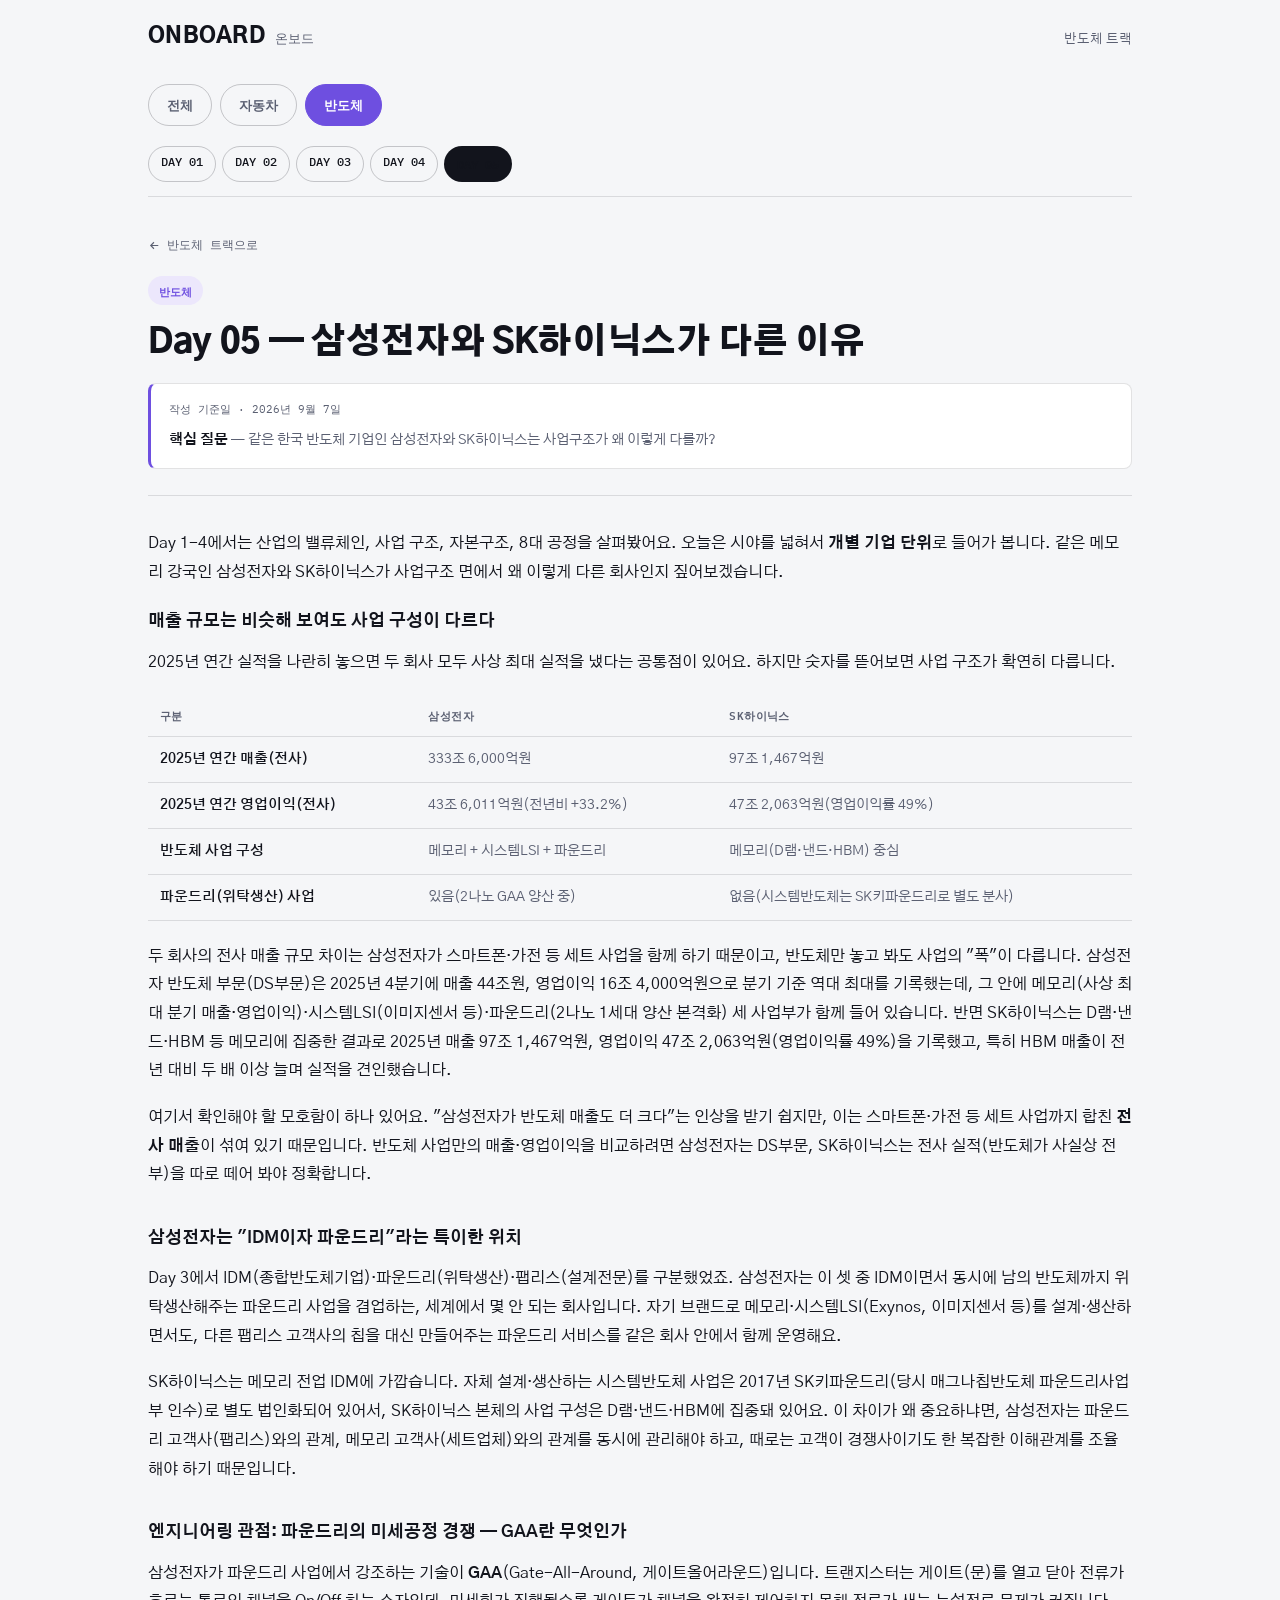
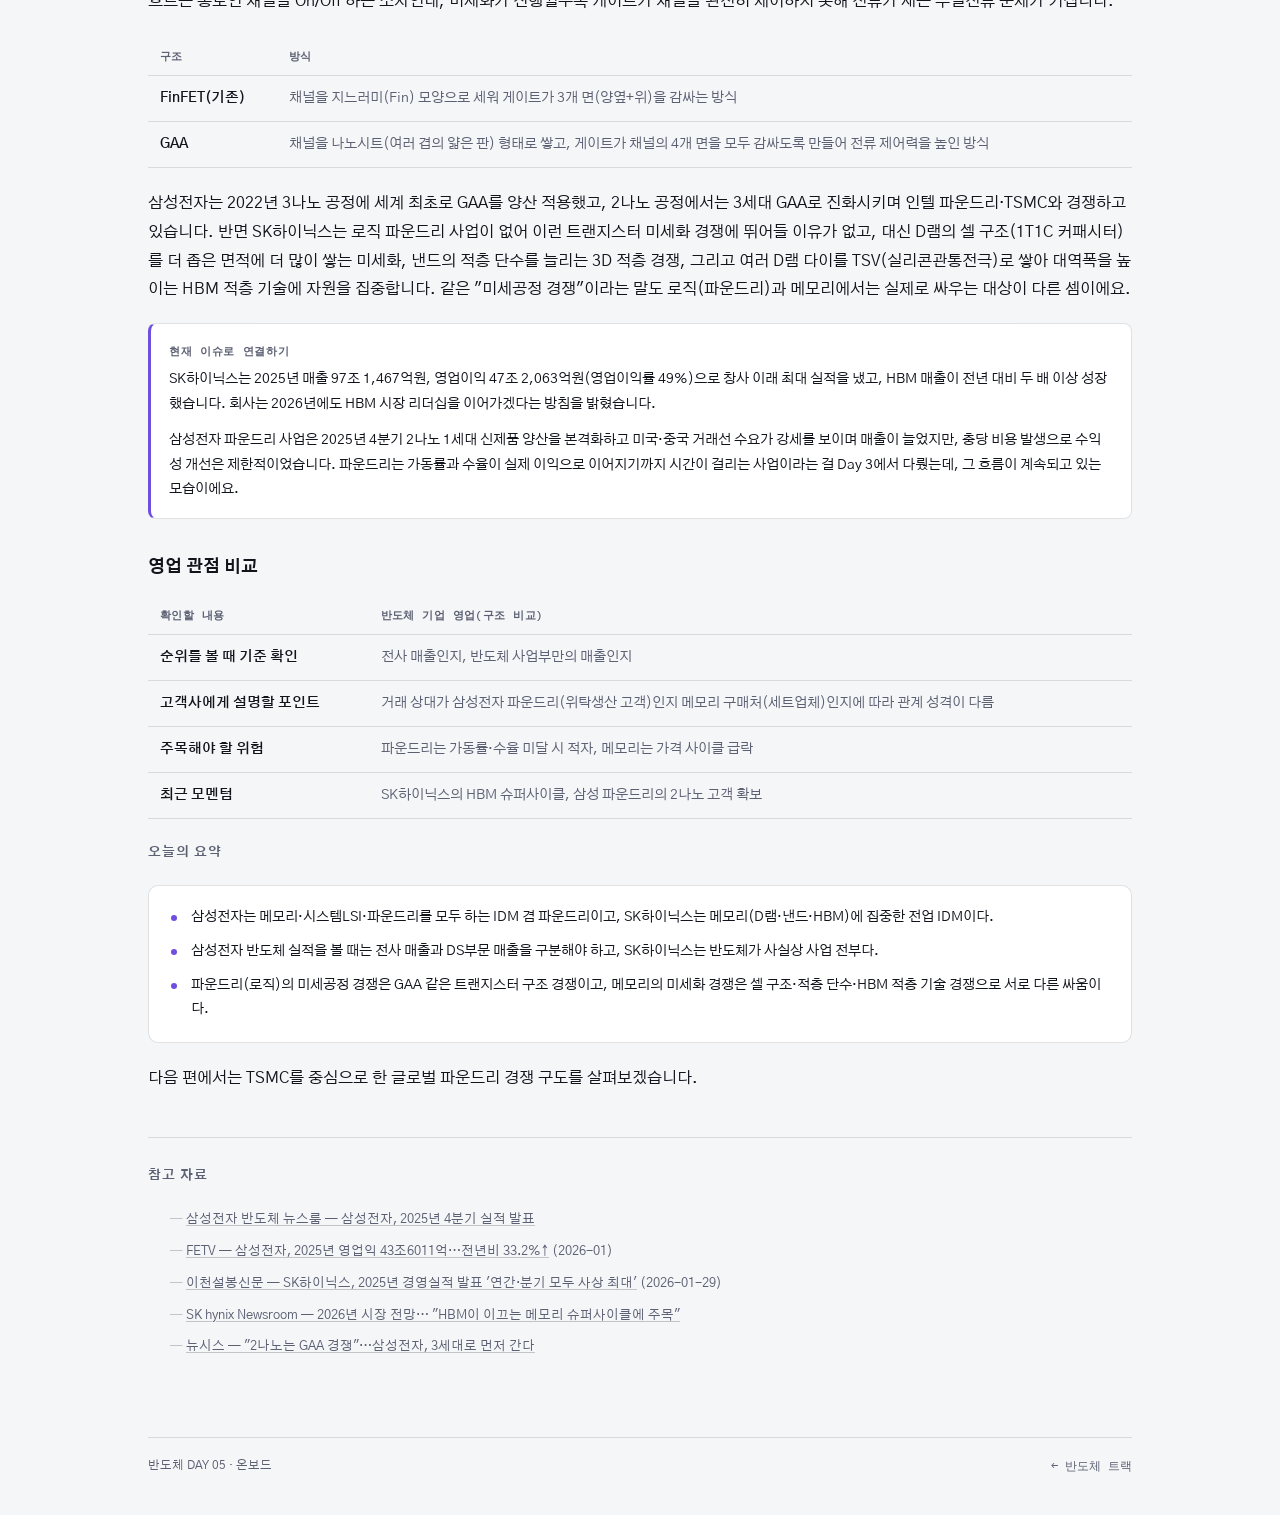
<file: semi/day-05.html>
<!doctype html>
<html lang="ko">
<head>
<meta charset="utf-8">
<meta name="viewport" content="width=device-width, initial-scale=1">
<title>Day 05 — 삼성전자 vs SK하이닉스 · 온보드</title>
<meta name="description" content="같은 한국 반도체 기업인 삼성전자와 SK하이닉스는 사업구조가 왜 이렇게 다를까요. 종합반도체와 메모리 전업의 차이를 살펴봅니다.">
<meta property="og:title" content="Day 05 — 삼성전자 vs SK하이닉스 · 온보드">
<meta property="og:description" content="삼성전자와 SK하이닉스는 사업구조가 왜 이렇게 다를까요.">
<meta property="og:type" content="article">
<meta name="theme-color" content="#0B0D12">
<link rel="stylesheet" href="https://fonts.googleapis.com/css2?family=Gothic+A1:wght@400;500;700;900&family=IBM+Plex+Mono:wght@400;500;600&display=swap">
<link rel="stylesheet" href="../assets/style.css">
</head>
<body data-track="semi">

<div class="wrap">
  <header class="topbar">
    <div class="topbar-row">
      <div class="wordmark"><a href="../index.html">ONBOARD<span class="mono">온보드</span></a></div>
      <div class="tagline">반도체 트랙</div>
    </div>
    <nav class="trackbar" aria-label="트랙 선택">
      <a class="tracklink" href="../index.html">전체</a>
      <a class="tracklink t-auto" href="../auto/index.html">자동차</a>
      <a class="tracklink t-semi" href="./index.html" aria-current="page">반도체</a>
    </nav>
    <div class="daytabs">
      <a class="daytab done" href="./day-01.html">DAY 01</a>
      <a class="daytab done" href="./day-02.html">DAY 02</a>
      <a class="daytab done" href="./day-03.html">DAY 03</a>
      <a class="daytab done" href="./day-04.html">DAY 04</a>
      <a class="daytab done active" href="./day-05.html">DAY 05</a>
    </div>
  </header>
</div>

<div class="wrap-article">

  <div class="article-head">
    <a class="backlink" href="./index.html">
      <svg viewBox="0 0 24 24" fill="none" stroke="currentColor" stroke-width="2"><path d="M19 12H5M11 6l-6 6 6 6"/></svg>
      반도체 트랙으로
    </a>
    <div class="pill-row"><span class="pill semi">반도체</span></div>
    <h1>Day 05 — 삼성전자와 SK하이닉스가 다른 이유</h1>
    <div class="summary-block">
      <div class="meta">작성 기준일 · 2026년 9월 7일</div>
      <b>핵심 질문</b> — 같은 한국 반도체 기업인 삼성전자와 SK하이닉스는 사업구조가 왜 이렇게 다를까?
    </div>
  </div>

  <article class="article-body">
    <p>Day 1-4에서는 산업의 밸류체인, 사업 구조, 자본구조, 8대 공정을 살펴봤어요. 오늘은 시야를 넓혀서 <b>개별 기업 단위</b>로 들어가 봅니다. 같은 메모리 강국인 삼성전자와 SK하이닉스가 사업구조 면에서 왜 이렇게 다른 회사인지 짚어보겠습니다.</p>

    <h3>매출 규모는 비슷해 보여도 사업 구성이 다르다</h3>
    <p>2025년 연간 실적을 나란히 놓으면 두 회사 모두 사상 최대 실적을 냈다는 공통점이 있어요. 하지만 숫자를 뜯어보면 사업 구조가 확연히 다릅니다.</p>
    <div class="table-scroll">
      <table class="data-table">
        <thead><tr><th>구분</th><th>삼성전자</th><th>SK하이닉스</th></tr></thead>
        <tbody>
          <tr><td>2025년 연간 매출(전사)</td><td>333조 6,000억원</td><td>97조 1,467억원</td></tr>
          <tr><td>2025년 연간 영업이익(전사)</td><td>43조 6,011억원(전년비 +33.2%)</td><td>47조 2,063억원(영업이익률 49%)</td></tr>
          <tr><td>반도체 사업 구성</td><td>메모리 + 시스템LSI + 파운드리</td><td>메모리(D램·낸드·HBM) 중심</td></tr>
          <tr><td>파운드리(위탁생산) 사업</td><td>있음(2나노 GAA 양산 중)</td><td>없음(시스템반도체는 SK키파운드리로 별도 분사)</td></tr>
        </tbody>
      </table>
    </div>
    <p>두 회사의 전사 매출 규모 차이는 삼성전자가 스마트폰·가전 등 세트 사업을 함께 하기 때문이고, 반도체만 놓고 봐도 사업의 "폭"이 다릅니다. 삼성전자 반도체 부문(DS부문)은 2025년 4분기에 매출 44조원, 영업이익 16조 4,000억원으로 분기 기준 역대 최대를 기록했는데, 그 안에 메모리(사상 최대 분기 매출·영업이익)·시스템LSI(이미지센서 등)·파운드리(2나노 1세대 양산 본격화) 세 사업부가 함께 들어 있습니다. 반면 SK하이닉스는 D램·낸드·HBM 등 메모리에 집중한 결과로 2025년 매출 97조 1,467억원, 영업이익 47조 2,063억원(영업이익률 49%)을 기록했고, 특히 HBM 매출이 전년 대비 두 배 이상 늘며 실적을 견인했습니다.</p>
    <p>여기서 확인해야 할 모호함이 하나 있어요. "삼성전자가 반도체 매출도 더 크다"는 인상을 받기 쉽지만, 이는 스마트폰·가전 등 세트 사업까지 합친 <b>전사 매출</b>이 섞여 있기 때문입니다. 반도체 사업만의 매출·영업이익을 비교하려면 삼성전자는 DS부문, SK하이닉스는 전사 실적(반도체가 사실상 전부)을 따로 떼어 봐야 정확합니다.</p>

    <h3>삼성전자는 "IDM이자 파운드리"라는 특이한 위치</h3>
    <p>Day 3에서 IDM(종합반도체기업)·파운드리(위탁생산)·팹리스(설계전문)를 구분했었죠. 삼성전자는 이 셋 중 IDM이면서 동시에 남의 반도체까지 위탁생산해주는 파운드리 사업을 겸업하는, 세계에서 몇 안 되는 회사입니다. 자기 브랜드로 메모리·시스템LSI(Exynos, 이미지센서 등)를 설계·생산하면서도, 다른 팹리스 고객사의 칩을 대신 만들어주는 파운드리 서비스를 같은 회사 안에서 함께 운영해요.</p>
    <p>SK하이닉스는 메모리 전업 IDM에 가깝습니다. 자체 설계·생산하는 시스템반도체 사업은 2017년 SK키파운드리(당시 매그나칩반도체 파운드리사업부 인수)로 별도 법인화되어 있어서, SK하이닉스 본체의 사업 구성은 D램·낸드·HBM에 집중돼 있어요. 이 차이가 왜 중요하냐면, 삼성전자는 파운드리 고객사(팹리스)와의 관계, 메모리 고객사(세트업체)와의 관계를 동시에 관리해야 하고, 때로는 고객이 경쟁사이기도 한 복잡한 이해관계를 조율해야 하기 때문입니다.</p>

    <h3>엔지니어링 관점: 파운드리의 미세공정 경쟁 — GAA란 무엇인가</h3>
    <p>삼성전자가 파운드리 사업에서 강조하는 기술이 <b>GAA</b>(Gate-All-Around, 게이트올어라운드)입니다. 트랜지스터는 게이트(문)를 열고 닫아 전류가 흐르는 통로인 채널을 On/Off 하는 소자인데, 미세화가 진행될수록 게이트가 채널을 완전히 제어하지 못해 전류가 새는 누설전류 문제가 커집니다.</p>
    <div class="table-scroll">
      <table class="data-table">
        <thead><tr><th>구조</th><th>방식</th></tr></thead>
        <tbody>
          <tr><td>FinFET(기존)</td><td>채널을 지느러미(Fin) 모양으로 세워 게이트가 3개 면(양옆+위)을 감싸는 방식</td></tr>
          <tr><td>GAA</td><td>채널을 나노시트(여러 겹의 얇은 판) 형태로 쌓고, 게이트가 채널의 4개 면을 모두 감싸도록 만들어 전류 제어력을 높인 방식</td></tr>
        </tbody>
      </table>
    </div>
    <p>삼성전자는 2022년 3나노 공정에 세계 최초로 GAA를 양산 적용했고, 2나노 공정에서는 3세대 GAA로 진화시키며 인텔 파운드리·TSMC와 경쟁하고 있습니다. 반면 SK하이닉스는 로직 파운드리 사업이 없어 이런 트랜지스터 미세화 경쟁에 뛰어들 이유가 없고, 대신 D램의 셀 구조(1T1C 커패시터)를 더 좁은 면적에 더 많이 쌓는 미세화, 낸드의 적층 단수를 늘리는 3D 적층 경쟁, 그리고 여러 D램 다이를 TSV(실리콘관통전극)로 쌓아 대역폭을 높이는 HBM 적층 기술에 자원을 집중합니다. 같은 "미세공정 경쟁"이라는 말도 로직(파운드리)과 메모리에서는 실제로 싸우는 대상이 다른 셈이에요.</p>

    <div class="callout">
      <span class="cap">현재 이슈로 연결하기</span>
      <p style="margin:0 0 12px;">SK하이닉스는 2025년 매출 97조 1,467억원, 영업이익 47조 2,063억원(영업이익률 49%)으로 창사 이래 최대 실적을 냈고, HBM 매출이 전년 대비 두 배 이상 성장했습니다. 회사는 2026년에도 HBM 시장 리더십을 이어가겠다는 방침을 밝혔습니다.</p>
      <p style="margin:0;">삼성전자 파운드리 사업은 2025년 4분기 2나노 1세대 신제품 양산을 본격화하고 미국·중국 거래선 수요가 강세를 보이며 매출이 늘었지만, 충당 비용 발생으로 수익성 개선은 제한적이었습니다. 파운드리는 가동률과 수율이 실제 이익으로 이어지기까지 시간이 걸리는 사업이라는 걸 Day 3에서 다뤘는데, 그 흐름이 계속되고 있는 모습이에요.</p>
    </div>

    <h3>영업 관점 비교</h3>
    <div class="table-scroll">
      <table class="data-table">
        <thead><tr><th>확인할 내용</th><th>반도체 기업 영업(구조 비교)</th></tr></thead>
        <tbody>
          <tr><td>순위를 볼 때 기준 확인</td><td>전사 매출인지, 반도체 사업부만의 매출인지</td></tr>
          <tr><td>고객사에게 설명할 포인트</td><td>거래 상대가 삼성전자 파운드리(위탁생산 고객)인지 메모리 구매처(세트업체)인지에 따라 관계 성격이 다름</td></tr>
          <tr><td>주목해야 할 위험</td><td>파운드리는 가동률·수율 미달 시 적자, 메모리는 가격 사이클 급락</td></tr>
          <tr><td>최근 모멘텀</td><td>SK하이닉스의 HBM 슈퍼사이클, 삼성 파운드리의 2나노 고객 확보</td></tr>
        </tbody>
      </table>
    </div>

    <h2>오늘의 요약</h2>
    <div class="summary-card">
      <ul>
        <li>삼성전자는 메모리·시스템LSI·파운드리를 모두 하는 IDM 겸 파운드리이고, SK하이닉스는 메모리(D램·낸드·HBM)에 집중한 전업 IDM이다.</li>
        <li>삼성전자 반도체 실적을 볼 때는 전사 매출과 DS부문 매출을 구분해야 하고, SK하이닉스는 반도체가 사실상 사업 전부다.</li>
        <li>파운드리(로직)의 미세공정 경쟁은 GAA 같은 트랜지스터 구조 경쟁이고, 메모리의 미세화 경쟁은 셀 구조·적층 단수·HBM 적층 기술 경쟁으로 서로 다른 싸움이다.</li>
      </ul>
    </div>
    <p style="margin-top:22px;">다음 편에서는 TSMC를 중심으로 한 글로벌 파운드리 경쟁 구도를 살펴보겠습니다.</p>

    <h2>참고 자료</h2>
    <ul class="refs">
      <li><a href="https://news.samsungsemiconductor.com/kr/%EC%82%BC%EC%84%B1%EC%A0%84%EC%9E%90-2025%EB%85%84-4%EB%B6%84%EA%B8%B0-%EC%8B%A4%EC%A0%81-%EB%B0%9C%ED%91%9C/">삼성전자 반도체 뉴스룸 — 삼성전자, 2025년 4분기 실적 발표</a></li>
      <li><a href="https://www.fetv.co.kr/news/articleView.html?idxno=211186">FETV — 삼성전자, 2025년 영업익 43조6011억…전년비 33.2%↑</a> (2026-01)</li>
      <li><a href="https://www.2000news.com/news/articleView.html?idxno=33122">이천설봉신문 — SK하이닉스, 2025년 경영실적 발표 '연간·분기 모두 사상 최대'</a> (2026-01-29)</li>
      <li><a href="https://news.skhynix.co.kr/2026-market-outlook/">SK hynix Newsroom — 2026년 시장 전망… "HBM이 이끄는 메모리 슈퍼사이클에 주목"</a></li>
      <li><a href="https://www.newsis.com/view/NISX20240429_0002716943">뉴시스 — "2나노는 GAA 경쟁"…삼성전자, 3세대로 먼저 간다</a></li>
    </ul>
  </article>
</div>

<div class="wrap">
  <footer>
    <span>반도체 DAY 05 · 온보드</span>
    <a href="./index.html" class="mono">← 반도체 트랙</a>
  </footer>
</div>

<script src="../assets/site.js"></script>
</body>
</html>
</file>
<file: assets/style.css>
/* ONBOARD — shared design tokens & components
   자동차·반도체 산업 스터디 시리즈 (현대차그룹 저널 + SK하이닉스 뉴스룸 리서치 기반) */

:root{
  --bg:#F5F6F8;
  --surface:#FFFFFF;
  --surface-2:#ECEEF3;
  --paper:#12141C;
  --muted:#5B6072;
  --blue:#2F52D4;
  --blue-soft:#E4E9FC;
  --violet:#6E4FE0;
  --violet-soft:#ECE7FC;
  --line:rgba(18,20,28,0.12);
  --line-strong:rgba(18,20,28,0.22);
}
@media (prefers-color-scheme: dark){
  :root:not([data-theme="light"]){
    --bg:#0B0D12;
    --surface:#151824;
    --surface-2:#1D2130;
    --paper:#ECEEF3;
    --muted:#9096A8;
    --blue:#5C82FF;
    --blue-soft:#1B2544;
    --violet:#A587FF;
    --violet-soft:#241C3E;
    --line:rgba(236,238,243,0.12);
    --line-strong:rgba(236,238,243,0.22);
  }
}
:root[data-theme="dark"]{
  --bg:#0B0D12;
  --surface:#151824;
  --surface-2:#1D2130;
  --paper:#ECEEF3;
  --muted:#9096A8;
  --blue:#5C82FF;
  --blue-soft:#1B2544;
  --violet:#A587FF;
  --violet-soft:#241C3E;
  --line:rgba(236,238,243,0.12);
  --line-strong:rgba(236,238,243,0.22);
}

*{box-sizing:border-box;}
html,body{margin:0;padding:0;}
body{
  background:var(--bg);
  color:var(--paper);
  font-family:'Gothic A1','Malgun Gothic',sans-serif;
  -webkit-font-smoothing:antialiased;
  --accent:var(--blue);
  --accent-soft:var(--blue-soft);
}
body[data-track="semi"]{--accent:var(--violet);--accent-soft:var(--violet-soft);}
.mono{font-family:'IBM Plex Mono','SF Mono',monospace;font-variant-numeric:tabular-nums;}
a{color:inherit;text-decoration:none;}
img{max-width:100%;}

.wrap{max-width:1040px;margin:0 auto;padding:0 28px;}
.wrap-article{max-width:1040px;margin:0 auto;padding:0 28px;}
/* Article content uses the full wrap-article column — same width as the
   header/footer — for text and visualizations alike. No separate narrow cap. */

/* ---------- topbar ---------- */
.topbar{border-bottom:1px solid var(--line);padding:22px 0 0;}
.topbar-row{display:flex;align-items:baseline;justify-content:space-between;gap:16px;flex-wrap:wrap;padding-bottom:18px;}
.wordmark{font-weight:900;font-size:22px;letter-spacing:0.02em;}
.wordmark a{display:inline-flex;align-items:baseline;}
.wordmark .mono{font-size:13px;font-weight:500;color:var(--muted);margin-left:10px;letter-spacing:0.01em;}
.tagline{font-size:13px;color:var(--muted);}

/* ---------- track nav (real pages, not a JS filter) ---------- */
.trackbar{display:flex;gap:8px;padding:16px 0 20px;}
.tracklink{
  font-family:'IBM Plex Mono',monospace;font-size:13px;font-weight:600;
  padding:9px 18px;border-radius:999px;border:1px solid var(--line-strong);color:var(--muted);
}
.tracklink[aria-current="page"]{background:var(--paper);color:var(--bg);border-color:var(--paper);}
.tracklink.t-auto[aria-current="page"]{background:var(--blue);border-color:var(--blue);color:#fff;}
.tracklink.t-semi[aria-current="page"]{background:var(--violet);border-color:var(--violet);color:#fff;}

.daytabs{display:flex;gap:6px;overflow-x:auto;padding-bottom:14px;}
.daytab{
  flex:none;font-family:'IBM Plex Mono',monospace;font-size:12px;font-weight:500;
  padding:7px 12px;border-radius:999px;border:1px solid var(--line);color:var(--muted);
  white-space:nowrap;
}
.daytab.active{background:#12141C;color:#fff;border-color:#12141C;font-weight:600;}
.daytab.done{color:var(--paper);border-color:var(--line-strong);}
.daytab.soon{opacity:0.45;cursor:default;}

/* ---------- hero (index) ---------- */
.hero{padding:44px 0 0;display:grid;grid-template-columns:120px 1fr;gap:28px;}
@media (max-width:640px){ .hero{grid-template-columns:1fr;} }
.hero-num{font-family:'IBM Plex Mono',monospace;font-size:64px;font-weight:600;color:var(--line-strong);line-height:1;}
.pill-row{display:flex;gap:8px;margin-bottom:16px;}
.pill{font-family:'IBM Plex Mono',monospace;font-size:11px;font-weight:600;padding:5px 11px;border-radius:999px;}
.pill.auto{background:var(--blue-soft);color:var(--blue);}
.pill.semi{background:var(--violet-soft);color:var(--violet);}
.pill.dim{opacity:0.28;}

.hero h1{font-size:clamp(26px,4vw,40px);font-weight:900;line-height:1.28;letter-spacing:-0.01em;margin:0 0 14px;text-wrap:balance;max-width:20ch;}
.hero .hook{font-size:15.5px;color:var(--muted);max-width:56ch;line-height:1.7;margin:0 0 22px;}
.cta{display:inline-flex;align-items:center;gap:8px;background:var(--paper);color:var(--bg);font-family:'IBM Plex Mono',monospace;font-size:13px;font-weight:600;padding:11px 18px;border-radius:999px;}
.cta svg{width:14px;height:14px;}

.divider{width:100%;height:34px;margin:34px 0 0;display:block;}

/* ---------- track hub cards (combined index) ---------- */
.trackhero-grid{display:grid;grid-template-columns:1fr 1fr;gap:1px;background:var(--line);border:1px solid var(--line);border-radius:14px;overflow:hidden;margin:36px 0 40px;}
@media (max-width:640px){ .trackhero-grid{grid-template-columns:1fr;} }
.trackhero-card{background:var(--surface);padding:28px 26px;display:flex;flex-direction:column;gap:12px;}
.trackhero-card .pill{align-self:flex-start;}
.trackhero-card h3{font-size:19px;font-weight:800;margin:0;text-wrap:balance;}
.trackhero-card p{font-size:13px;color:var(--muted);margin:0;line-height:1.6;}
.trackhero-card .cta{align-self:flex-start;margin-top:4px;background:var(--blue);color:#fff;}
.trackhero-card.semi .cta{background:var(--violet);}

/* ---------- archive grid ---------- */
.archive{padding:6px 0 40px;}
.archive > h2{margin:0 0 18px;font-size:14px;font-weight:700;text-transform:uppercase;letter-spacing:0.08em;color:var(--muted);}

.grid{display:grid;grid-template-columns:repeat(2,1fr);gap:1px;background:var(--line);border:1px solid var(--line);border-radius:14px;overflow:hidden;}
@media (max-width:680px){ .grid{grid-template-columns:1fr;} }
.card{background:var(--surface);padding:22px 22px 20px;display:flex;flex-direction:column;gap:10px;transition:background 0.15s ease;}
.card.live:hover{background:var(--surface-2);}
.card.soon{opacity:0.5;}
.card-top{display:flex;align-items:center;justify-content:space-between;}
.card-num{font-family:'IBM Plex Mono',monospace;font-size:13px;font-weight:600;color:var(--muted);}
.status{font-family:'IBM Plex Mono',monospace;font-size:10.5px;font-weight:600;padding:3px 8px;border-radius:999px;}
.status.live{background:var(--paper);color:var(--bg);}
.status.draft{border:1px solid var(--line-strong);color:var(--muted);}
.card-tags{display:flex;gap:6px;}
.card h3{font-size:16.5px;font-weight:700;line-height:1.4;margin:2px 0 0;text-wrap:balance;}
.card p{font-size:13px;color:var(--muted);line-height:1.6;margin:0;}

footer{border-top:1px solid var(--line);padding:20px 0 40px;font-size:12px;color:var(--muted);display:flex;justify-content:space-between;flex-wrap:wrap;gap:8px;}

/* ---------- flow diagram ---------- */
.flow{display:flex;align-items:stretch;gap:0;overflow-x:auto;padding-bottom:20px;margin-bottom:4px;scrollbar-width:thin;}
.flow::-webkit-scrollbar{height:6px;}
.flow::-webkit-scrollbar-thumb{background:var(--line-strong);border-radius:3px;}
.flow::-webkit-scrollbar-track{background:transparent;}
.flow.vertical{flex-direction:column;align-items:flex-start;overflow-x:visible;}
.flownode{
  flex:none;min-width:128px;background:var(--surface);border:1px solid var(--line-strong);
  border-radius:10px;padding:12px 14px;font-size:12.5px;font-weight:600;line-height:1.4;
  display:flex;align-items:center;cursor:default;position:relative;
}
.flow.vertical .flownode{min-width:0;width:auto;}
.flownode.auto{border-color:var(--blue);}
.flownode.semi{border-color:var(--violet);}
.flowarrow{flex:none;width:26px;display:flex;align-items:center;justify-content:center;color:var(--line-strong);}
.flow.vertical .flowarrow{width:auto;height:22px;padding-left:20px;}
.flowarrow svg{width:16px;height:16px;}
.flow.vertical .flowarrow svg{transform:rotate(90deg);}

#vizTooltip{
  position:fixed;pointer-events:none;background:var(--paper);color:var(--bg);font-size:12px;line-height:1.5;
  padding:8px 11px;border-radius:8px;max-width:240px;opacity:0;transform:translateY(4px);
  transition:opacity 0.12s ease, transform 0.12s ease;z-index:50;
}
#vizTooltip.show{opacity:1;transform:translateY(0);}

/* ---------- bar chart ---------- */
.barchart{display:flex;flex-direction:column;gap:10px;max-width:560px;}
.barrow{display:grid;grid-template-columns:104px 1fr 48px;align-items:center;gap:10px;}
.barname{font-size:12.5px;color:var(--paper);font-weight:500;}
.bartrack{position:relative;height:24px;background:var(--surface-2);border-radius:4px;overflow:hidden;}
.barfill{position:absolute;left:0;top:0;bottom:0;background:var(--muted);opacity:0.4;border-radius:0 4px 4px 0;}
.barfill.lead{background:var(--accent);opacity:1;}
.barval{font-family:'IBM Plex Mono',monospace;font-size:12.5px;color:var(--muted);text-align:right;font-variant-numeric:tabular-nums;}
.barrow.lead .barval{color:var(--accent);font-weight:600;}
.barsource{font-size:11px;color:var(--muted);margin-top:8px;}

/* ---------- model cards ---------- */
.modelgrid{display:grid;grid-template-columns:repeat(4,1fr);gap:1px;background:var(--line);border:1px solid var(--line);border-radius:12px;overflow:hidden;}
@media (max-width:720px){ .modelgrid{grid-template-columns:repeat(2,1fr);} }
.modelcard{background:var(--surface);padding:18px 16px;display:flex;flex-direction:column;gap:8px;}
.modelcard .micon{width:26px;height:26px;color:var(--blue);}
.modelcard.semi-m .micon{color:var(--violet);}
.modelcard h4{font-size:13.5px;font-weight:700;margin:0;}
.modelcard p{font-size:11.5px;color:var(--muted);line-height:1.55;margin:0;}
.modelcard .mex{font-family:'IBM Plex Mono',monospace;font-size:10px;color:var(--muted);}

/* ---------- article ---------- */
.article-head{padding:40px 0 26px;border-bottom:1px solid var(--line);}
.article-head .backlink{font-family:'IBM Plex Mono',monospace;font-size:12px;color:var(--muted);display:inline-flex;align-items:center;gap:6px;margin-bottom:22px;}
.article-head .backlink svg{width:13px;height:13px;}
.article-head h1{font-size:clamp(24px,4.2vw,34px);font-weight:900;line-height:1.35;letter-spacing:-0.01em;margin:0 0 16px;text-wrap:balance;}
.summary-block{background:var(--surface);border:1px solid var(--line);border-left:3px solid var(--accent);border-radius:8px;padding:16px 18px;font-size:13.5px;color:var(--muted);line-height:1.8;}
.summary-block b{color:var(--paper);}
.summary-block .meta{font-family:'IBM Plex Mono',monospace;font-size:11px;color:var(--muted);margin-bottom:8px;}

.article-body{padding:34px 0 60px;font-size:15.5px;line-height:1.85;}
.article-body p{margin:0 0 18px;}
.article-body h2{
  display:flex;align-items:center;gap:10px;font-size:13px;font-weight:700;text-transform:uppercase;
  letter-spacing:0.08em;color:var(--muted);margin:44px 0 20px;padding-top:26px;border-top:1px solid var(--line);
}
.article-body h2:first-of-type{padding-top:0;border-top:none;margin-top:0;}
.article-body h2 .secnum{font-family:'IBM Plex Mono',monospace;color:var(--blue);}
.article-body h2.semi-h .secnum{color:var(--violet);}
.article-body h3{font-size:17px;font-weight:700;margin:32px 0 12px;}
.article-body h3:first-of-type{margin-top:0;}
.article-body ul, .article-body ol{margin:0 0 18px;padding-left:22px;}
.article-body li{margin:0 0 8px;}
.article-body b{color:var(--paper);}
.article-body .vizcap{font-size:12px;color:var(--muted);margin:0 0 20px;}

.callout{
  background:var(--surface);border:1px solid var(--line);border-left:3px solid var(--accent);
  border-radius:8px;padding:16px 18px;margin:0 0 22px;font-size:14px;line-height:1.75;
}
.callout .cap{font-family:'IBM Plex Mono',monospace;font-size:11px;font-weight:600;color:var(--muted);text-transform:uppercase;letter-spacing:0.06em;margin-bottom:8px;display:block;}

table.data-table{width:100%;border-collapse:collapse;margin:0 0 22px;font-size:13.5px;}
table.data-table th, table.data-table td{text-align:left;padding:10px 12px;border-bottom:1px solid var(--line);vertical-align:top;}
table.data-table th{font-family:'IBM Plex Mono',monospace;font-size:11px;color:var(--muted);font-weight:600;text-transform:uppercase;letter-spacing:0.04em;}
table.data-table td{color:var(--muted);}
table.data-table td:first-child{color:var(--paper);font-weight:600;}
.table-scroll{overflow-x:auto;margin:0 0 22px;}
.table-scroll table.data-table{margin:0;}

.summary-card{background:var(--surface);border:1px solid var(--line);border-radius:10px;padding:20px 22px;margin:0 0 8px;}
.summary-card ul{max-width:none;}
.summary-card ul{margin:0;padding-left:0;list-style:none;}
.summary-card li{position:relative;padding-left:20px;margin-bottom:10px;font-size:14px;line-height:1.7;}
.summary-card li:before{content:"";position:absolute;left:0;top:9px;width:6px;height:6px;border-radius:50%;background:var(--accent);}
.summary-card li:last-child{margin-bottom:0;}

.refs{font-size:12.5px;color:var(--muted);line-height:1.9;padding-left:0;list-style:none;}
.refs li{padding-left:16px;position:relative;}
.refs li:before{content:"—";position:absolute;left:0;color:var(--line-strong);}
.refs a{text-decoration:underline;text-underline-offset:2px;text-decoration-color:var(--line-strong);}
.refs a:hover{color:var(--blue);}
</file>
